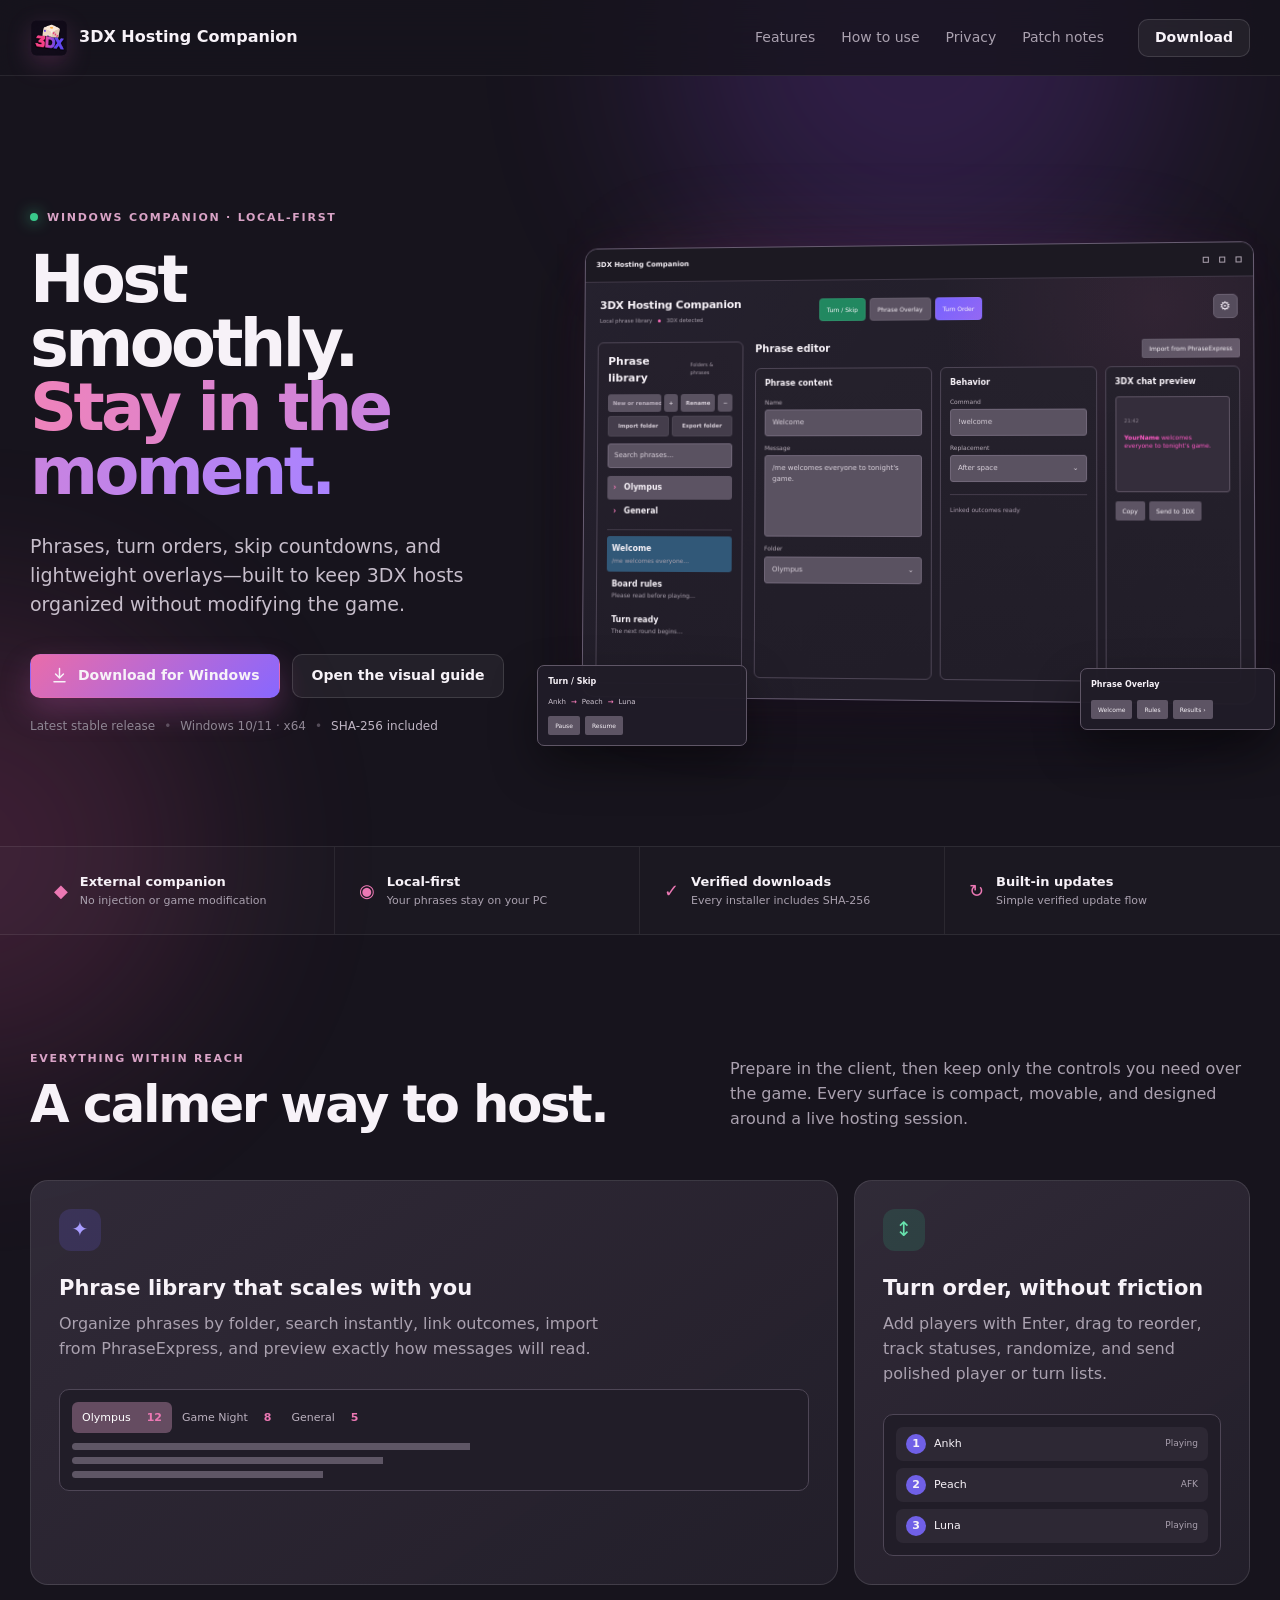
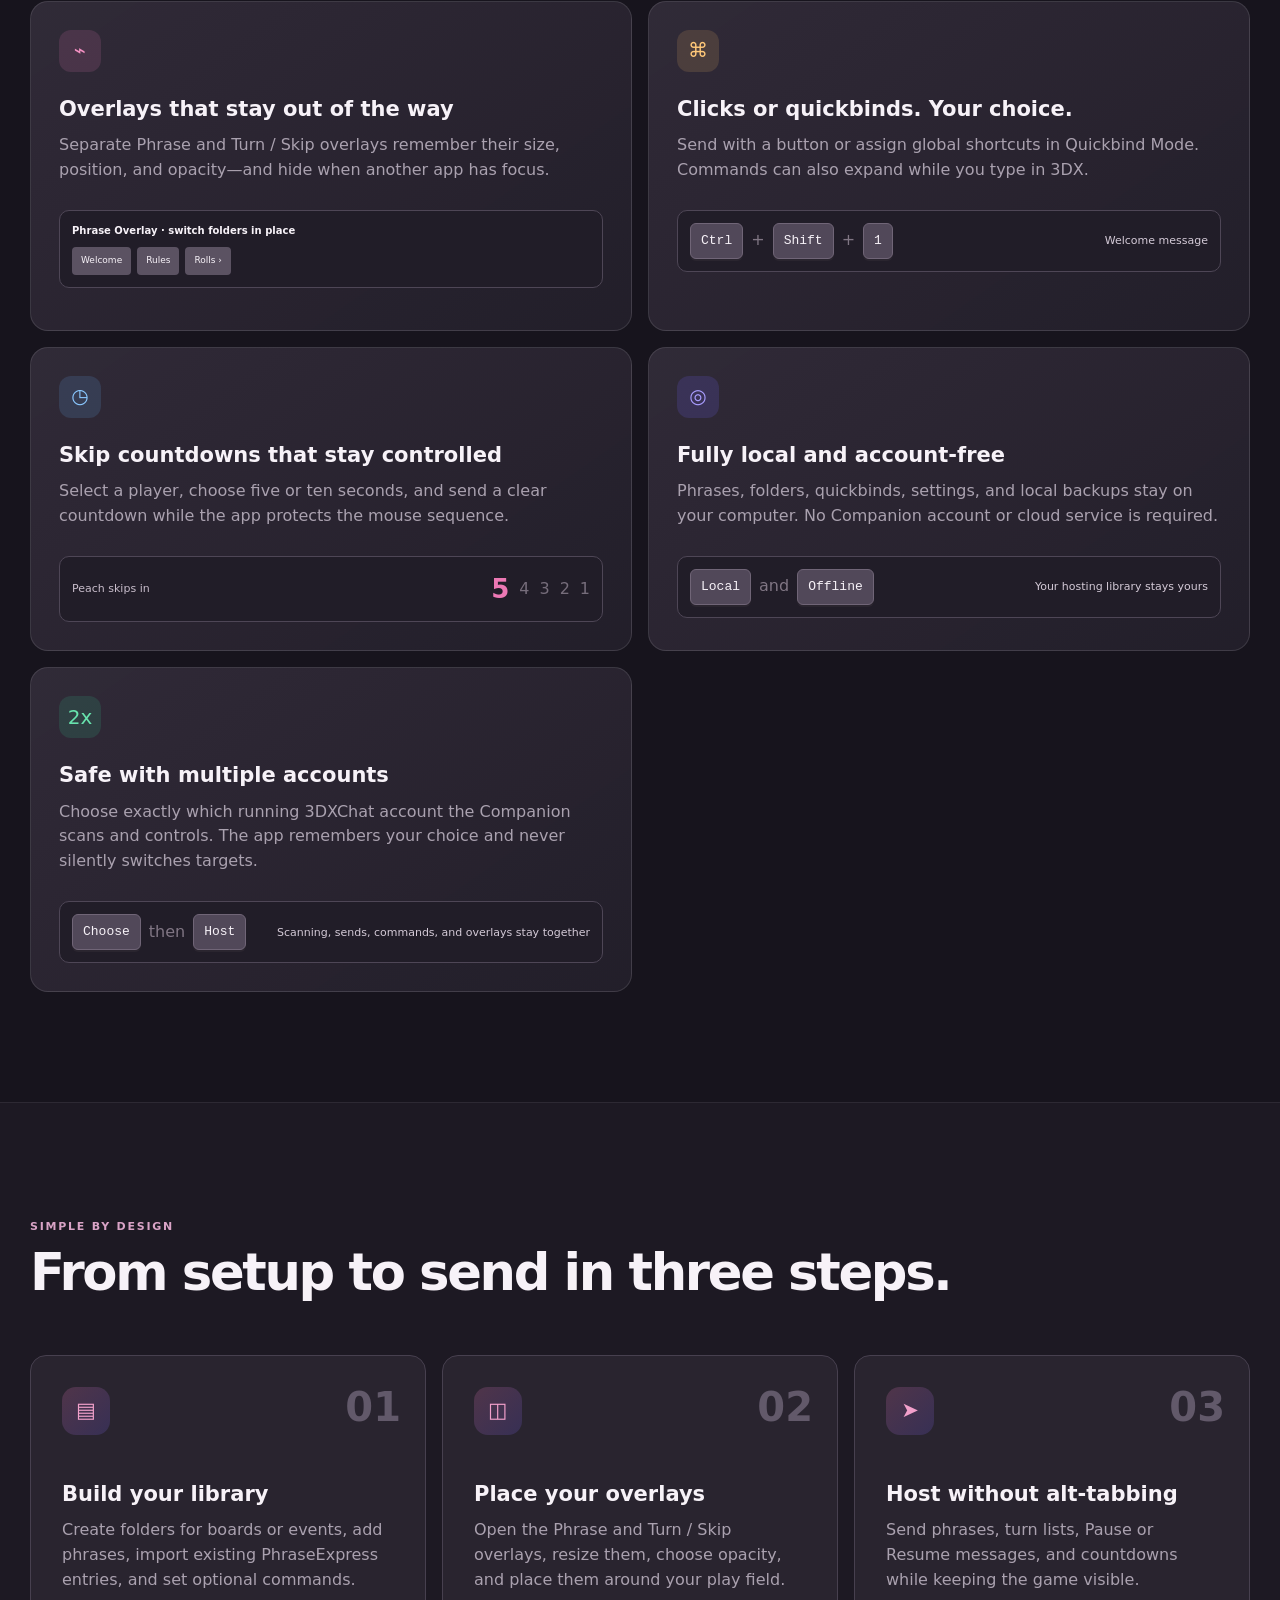
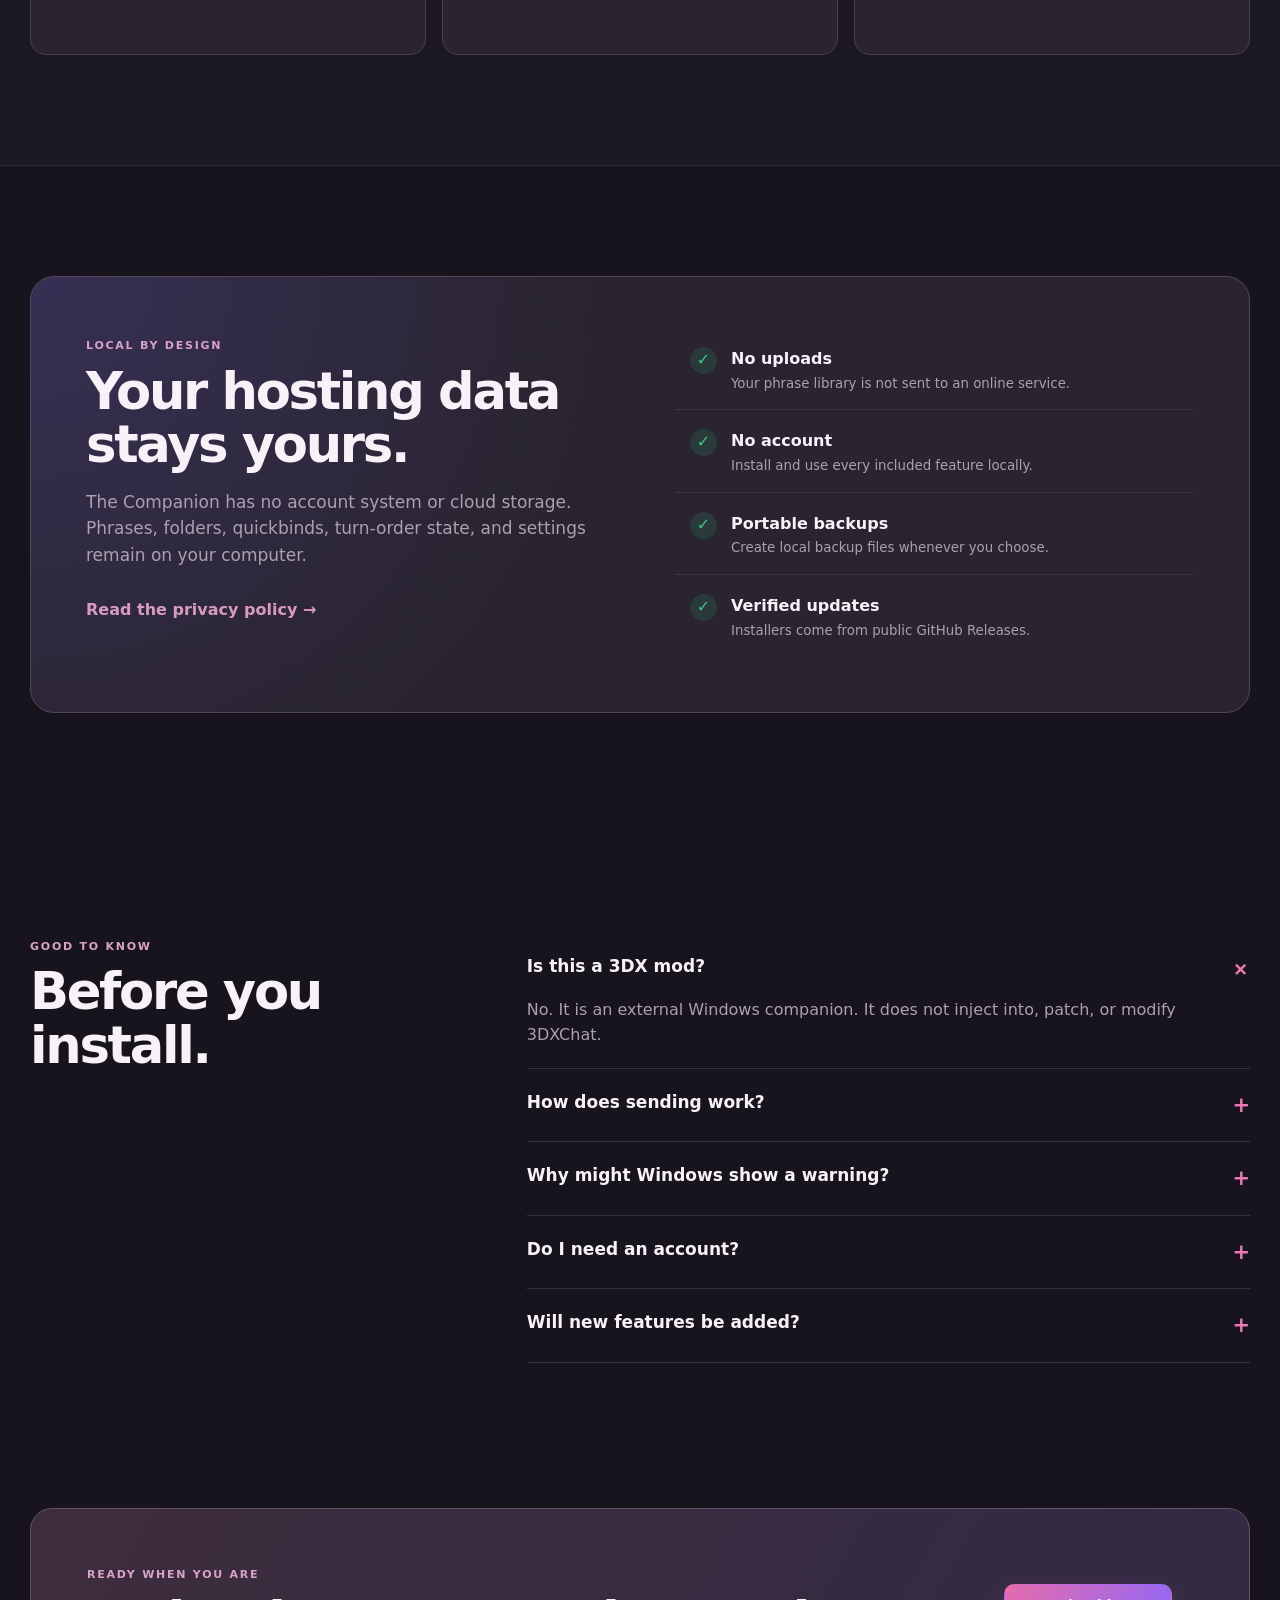
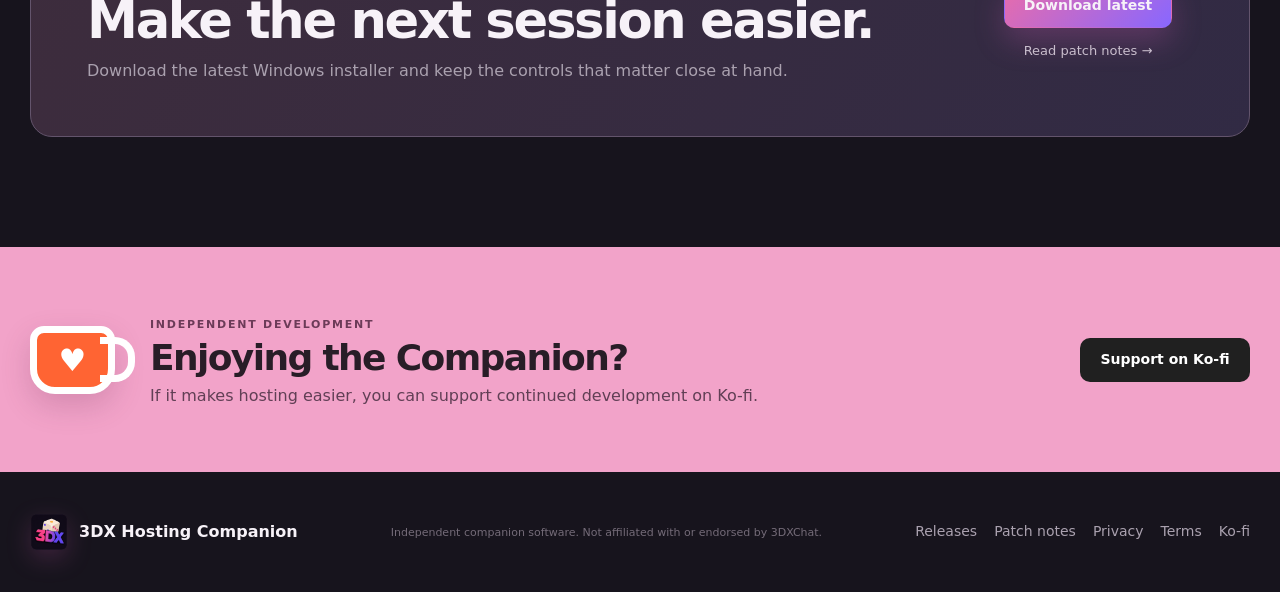
<file: index.html>
<!doctype html>
<html lang="en">
<head>
  <meta charset="utf-8">
  <meta name="viewport" content="width=device-width, initial-scale=1">
  <meta name="theme-color" content="#17141d">
  <meta name="description" content="3DX Hosting Companion is a local-first Windows toolkit for phrases, turn orders, countdowns, and lightweight hosting overlays.">
  <meta property="og:title" content="3DX Hosting Companion">
  <meta property="og:description" content="Host smoothly. Stay in the moment. A local-first Windows companion for 3DX hosts.">
  <meta property="og:type" content="website">
  <meta property="og:image" content="social-card.png">
  <title>3DX Hosting Companion — Host smoothly</title>
  <link rel="icon" href="favicon.ico" sizes="any">
  <link rel="icon" href="icon-32.png" type="image/png" sizes="32x32">
  <link rel="apple-touch-icon" href="apple-touch-icon.png">
  <link rel="stylesheet" href="styles.css">
  <script defer src="script.js"></script>
</head>
<body>
  <div class="ambient ambient-one" aria-hidden="true"></div>
  <div class="ambient ambient-two" aria-hidden="true"></div>

  <header class="site-header">
    <a class="brand" href="#top" aria-label="3DX Hosting Companion home">
      <img class="brand-mark" src="brand-icon.png" alt="" aria-hidden="true">
      <span>3DX Hosting Companion</span>
    </a>
    <nav aria-label="Primary navigation">
      <a href="#features">Features</a>
      <a href="how-to-use.html">How to use</a>
      <a href="privacy.html">Privacy</a>
      <a href="changelog.html">Patch notes</a>
    </nav>
    <a class="button button-quiet header-download" href="https://github.com/Ankhito/3DX-Hosting-Companion-Releases/releases/latest">Download</a>
  </header>

  <main id="top">
    <section class="hero shell">
      <div class="hero-copy">
        <div class="eyebrow"><span class="status-dot"></span> Windows companion · Local-first</div>
        <h1>Host smoothly.<br><span>Stay in the moment.</span></h1>
        <p class="hero-lead">Phrases, turn orders, skip countdowns, and lightweight overlays—built to keep 3DX hosts organized without modifying the game.</p>
        <div class="hero-actions">
          <a id="download-button" class="button button-primary" href="https://github.com/Ankhito/3DX-Hosting-Companion-Releases/releases/latest">
            <svg viewBox="0 0 24 24" aria-hidden="true"><path d="M12 3v12m0 0 5-5m-5 5-5-5M5 20h14"/></svg>
            Download for Windows
          </a>
          <a class="button button-secondary" href="how-to-use.html">Open the visual guide</a>
        </div>
        <div class="release-meta" aria-live="polite">
          <span id="release-version">Latest stable release</span>
          <span class="meta-separator">•</span>
          <span>Windows 10/11 · x64</span>
          <span class="meta-separator">•</span>
          <a id="checksum-link" href="https://github.com/Ankhito/3DX-Hosting-Companion-Releases/releases/latest">SHA-256 included</a>
        </div>
      </div>

      <div class="product-stage" aria-label="Preview of the 3DX Hosting Companion workspace">
        <div class="stage-glow"></div>
        <div class="app-window">
          <div class="app-titlebar">
            <span>3DX Hosting Companion</span>
            <div class="window-controls"><i></i><i></i><i></i></div>
          </div>
          <div class="app-body">
            <div class="mock-app-header">
              <div class="mock-brand-block">
                <b>3DX Hosting Companion</b>
                <small>Local phrase library <i></i> 3DX detected</small>
              </div>
              <div class="mock-app-nav" aria-label="Application workspaces">
                <span class="turn">Turn / Skip</span>
                <span>Phrase Overlay</span>
                <span class="active">Turn Order</span>
              </div>
              <div class="mock-app-utilities">
                <span class="mock-settings" title="Settings" aria-label="Settings">&#9881;</span>
              </div>
            </div>
            <aside class="mock-library">
              <div class="mock-heading">Phrase library <small>Folders &amp; phrases</small></div>
              <div class="mock-folder-tools"><span>New or renamed folder…</span><b>+</b><b>Rename</b><b>−</b></div>
              <div class="mock-transfer-tools"><span>Import folder</span><span>Export folder</span></div>
              <div class="mock-search">Search phrases…</div>
              <div class="mock-folder active"><span>›</span> Olympus</div>
              <div class="mock-folder"><span>›</span> General</div>
              <div class="mock-divider"></div>
              <div class="mock-phrase selected"><b>Welcome</b><small>/me welcomes everyone…</small></div>
              <div class="mock-phrase"><b>Board rules</b><small>Please read before playing…</small></div>
              <div class="mock-phrase"><b>Turn ready</b><small>The next round begins…</small></div>
            </aside>
            <div class="mock-workspace">
              <div class="mock-toolbar"><b>Phrase editor</b><span>Import from PhraseExpress</span></div>
              <div class="mock-panels">
                <div class="mock-card">
                  <h3>Phrase content</h3>
                  <label>Name</label><div class="mock-field">Welcome</div>
                  <label>Message</label><div class="mock-field mock-message">/me welcomes everyone to tonight's game.</div>
                  <label>Folder</label><div class="mock-field">Olympus <span>⌄</span></div>
                </div>
                <div class="mock-card behavior-card">
                  <h3>Behavior</h3>
                  <label>Command</label><div class="mock-field">!welcome</div>
                  <label>Replacement</label><div class="mock-field">After space <span>⌄</span></div>
                  <div class="mock-link">Linked outcomes ready</div>
                </div>
                <div class="mock-card chat-card">
                  <h3>3DX chat preview</h3>
                  <div class="chat-preview"><small>21:42</small><p><strong>YourName</strong> welcomes everyone to tonight's game.</p></div>
                  <div class="mock-actions"><span>Copy</span><span>Send to 3DX</span></div>
                </div>
              </div>
            </div>
          </div>
        </div>
        <div class="overlay-card overlay-phrases"><span class="mini-title">Phrase Overlay</span><div><i>Welcome</i><i>Rules</i><i>Results ›</i></div></div>
        <div class="overlay-card overlay-turn"><span class="mini-title">Turn / Skip</span><div class="turn-line">Ankh <b>→</b> Peach <b>→</b> Luna</div><div><i>Pause</i><i>Resume</i></div></div>
      </div>
    </section>

    <section class="trust-strip" aria-label="Product qualities">
      <div><span>◆</span><b>External companion</b><small>No injection or game modification</small></div>
      <div><span>◉</span><b>Local-first</b><small>Your phrases stay on your PC</small></div>
      <div><span>✓</span><b>Verified downloads</b><small>Every installer includes SHA-256</small></div>
      <div><span>↻</span><b>Built-in updates</b><small>Simple verified update flow</small></div>
    </section>

    <section id="features" class="section shell">
      <div class="section-heading">
        <div><span class="kicker">Everything within reach</span><h2>A calmer way to host.</h2></div>
        <p>Prepare in the client, then keep only the controls you need over the game. Every surface is compact, movable, and designed around a live hosting session.</p>
      </div>
      <div class="feature-grid">
        <article class="feature-card feature-large">
          <div class="feature-icon violet">✦</div><h3>Phrase library that scales with you</h3>
          <p>Organize phrases by folder, search instantly, link outcomes, import from PhraseExpress, and preview exactly how messages will read.</p>
          <div class="folder-visual"><span class="active">Olympus <b>12</b></span><span>Game Night <b>8</b></span><span>General <b>5</b></span><div class="phrase-lines"><i></i><i></i><i></i></div></div>
        </article>
        <article class="feature-card">
          <div class="feature-icon green">↕</div><h3>Turn order, without friction</h3>
          <p>Add players with Enter, drag to reorder, track statuses, randomize, and send polished player or turn lists.</p>
          <div class="player-stack"><span><b>1</b> Ankh <i>Playing</i></span><span><b>2</b> Peach <i>AFK</i></span><span><b>3</b> Luna <i>Playing</i></span></div>
        </article>
        <article class="feature-card">
          <div class="feature-icon pink">⌁</div><h3>Overlays that stay out of the way</h3>
          <p>Separate Phrase and Turn / Skip overlays remember their size, position, and opacity—and hide when another app has focus.</p>
          <div class="overlay-visual"><span>Phrase Overlay · switch folders in place</span><div><i>Welcome</i><i>Rules</i><i>Rolls ›</i></div></div>
        </article>
        <article class="feature-card feature-wide">
          <div class="feature-icon amber">⌘</div><h3>Clicks or quickbinds. Your choice.</h3>
          <p>Send with a button or assign global shortcuts in Quickbind Mode. Commands can also expand while you type in 3DX.</p>
          <div class="key-row"><kbd>Ctrl</kbd><span>+</span><kbd>Shift</kbd><span>+</span><kbd>1</kbd><em>Welcome message</em></div>
        </article>
        <article class="feature-card feature-wide">
          <div class="feature-icon blue">◷</div><h3>Skip countdowns that stay controlled</h3>
          <p>Select a player, choose five or ten seconds, and send a clear countdown while the app protects the mouse sequence.</p>
          <div class="countdown"><span>Peach skips in</span><strong>5</strong><i>4</i><i>3</i><i>2</i><i>1</i></div>
        </article>
        <article class="feature-card feature-wide">
          <div class="feature-icon violet">◎</div><h3>Fully local and account-free</h3>
          <p>Phrases, folders, quickbinds, settings, and local backups stay on your computer. No Companion account or cloud service is required.</p>
          <div class="key-row"><kbd>Local</kbd><span>and</span><kbd>Offline</kbd><em>Your hosting library stays yours</em></div>
        </article>
        <article class="feature-card feature-wide">
          <div class="feature-icon green">2x</div><h3>Safe with multiple accounts</h3>
          <p>Choose exactly which running 3DXChat account the Companion scans and controls. The app remembers your choice and never silently switches targets.</p>
          <div class="key-row"><kbd>Choose</kbd><span>then</span><kbd>Host</kbd><em>Scanning, sends, commands, and overlays stay together</em></div>
        </article>
      </div>
    </section>

    <section id="how-it-works" class="section workflow-section">
      <div class="shell">
        <div class="section-heading compact"><div><span class="kicker">Simple by design</span><h2>From setup to send in three steps.</h2></div></div>
        <div class="steps">
          <article><span class="step-number">01</span><div class="step-icon">▤</div><h3>Build your library</h3><p>Create folders for boards or events, add phrases, import existing PhraseExpress entries, and set optional commands.</p></article>
          <article><span class="step-number">02</span><div class="step-icon">◫</div><h3>Place your overlays</h3><p>Open the Phrase and Turn / Skip overlays, resize them, choose opacity, and place them around your play field.</p></article>
          <article><span class="step-number">03</span><div class="step-icon">➤</div><h3>Host without alt-tabbing</h3><p>Send phrases, turn lists, Pause or Resume messages, and countdowns while keeping the game visible.</p></article>
        </div>
      </div>
    </section>

    <section id="privacy" class="section shell privacy-section">
      <div class="privacy-card">
        <div class="privacy-copy"><span class="kicker">Local by design</span><h2>Your hosting data stays yours.</h2><p>The Companion has no account system or cloud storage. Phrases, folders, quickbinds, turn-order state, and settings remain on your computer.</p><a href="privacy.html">Read the privacy policy →</a></div>
        <div class="privacy-list"><div><span>✓</span><p><b>No uploads</b><small>Your phrase library is not sent to an online service.</small></p></div><div><span>✓</span><p><b>No account</b><small>Install and use every included feature locally.</small></p></div><div><span>✓</span><p><b>Portable backups</b><small>Create local backup files whenever you choose.</small></p></div><div><span>✓</span><p><b>Verified updates</b><small>Installers come from public GitHub Releases.</small></p></div></div>
      </div>
    </section>

    <section class="section shell faq-section">
      <div><span class="kicker">Good to know</span><h2>Before you install.</h2></div>
      <div class="faq-list">
        <details open><summary>Is this a 3DX mod?<span>+</span></summary><p>No. It is an external Windows companion. It does not inject into, patch, or modify 3DXChat.</p></details>
        <details><summary>How does sending work?<span>+</span></summary><p>The app detects the visible 3DX chat input and uses brief Windows mouse, clipboard, and keyboard simulation. Your cursor is restored after sending.</p></details>
        <details><summary>Why might Windows show a warning?<span>+</span></summary><p>The application is not yet code-signed. Download only from this official release repository and verify the included SHA-256 checksum if desired.</p></details>
        <details><summary>Do I need an account?<span>+</span></summary><p>No. Version 1.0 is fully local and has no Companion account or cloud service.</p></details>
        <details><summary>Will new features be added?<span>+</span></summary><p>Feature development is paused. Reported breakages will still be fixed, and feedback remains welcome.</p></details>
      </div>
    </section>

    <section class="cta-section shell">
      <div class="cta-card">
        <div><span class="kicker">Ready when you are</span><h2>Make the next session easier.</h2><p>Download the latest Windows installer and keep the controls that matter close at hand.</p></div>
        <div class="cta-actions"><a id="download-button-bottom" class="button button-primary" href="https://github.com/Ankhito/3DX-Hosting-Companion-Releases/releases/latest">Download latest</a><a href="changelog.html" class="text-link">Read patch notes →</a></div>
      </div>
    </section>

    <section class="support-section">
      <div class="shell support-inner">
        <div class="kofi-cup" aria-hidden="true"><span>♥</span></div>
        <div><span class="kicker">Independent development</span><h2>Enjoying the Companion?</h2><p>If it makes hosting easier, you can support continued development on Ko-fi.</p></div>
        <a class="button kofi-button" href="https://ko-fi.com/the_ankh" target="_blank" rel="noopener">Support on Ko-fi</a>
      </div>
    </section>
  </main>

  <footer class="site-footer shell">
    <div class="brand"><img class="brand-mark" src="brand-icon.png" alt="" aria-hidden="true"><span>3DX Hosting Companion</span></div>
    <p>Independent companion software. Not affiliated with or endorsed by 3DXChat.</p>
    <div><a href="https://github.com/Ankhito/3DX-Hosting-Companion-Releases/releases">Releases</a><a href="changelog.html">Patch notes</a><a href="privacy.html">Privacy</a><a href="terms.html">Terms</a><a href="https://ko-fi.com/the_ankh">Ko-fi</a></div>
  </footer>
</body>
</html>
</file>
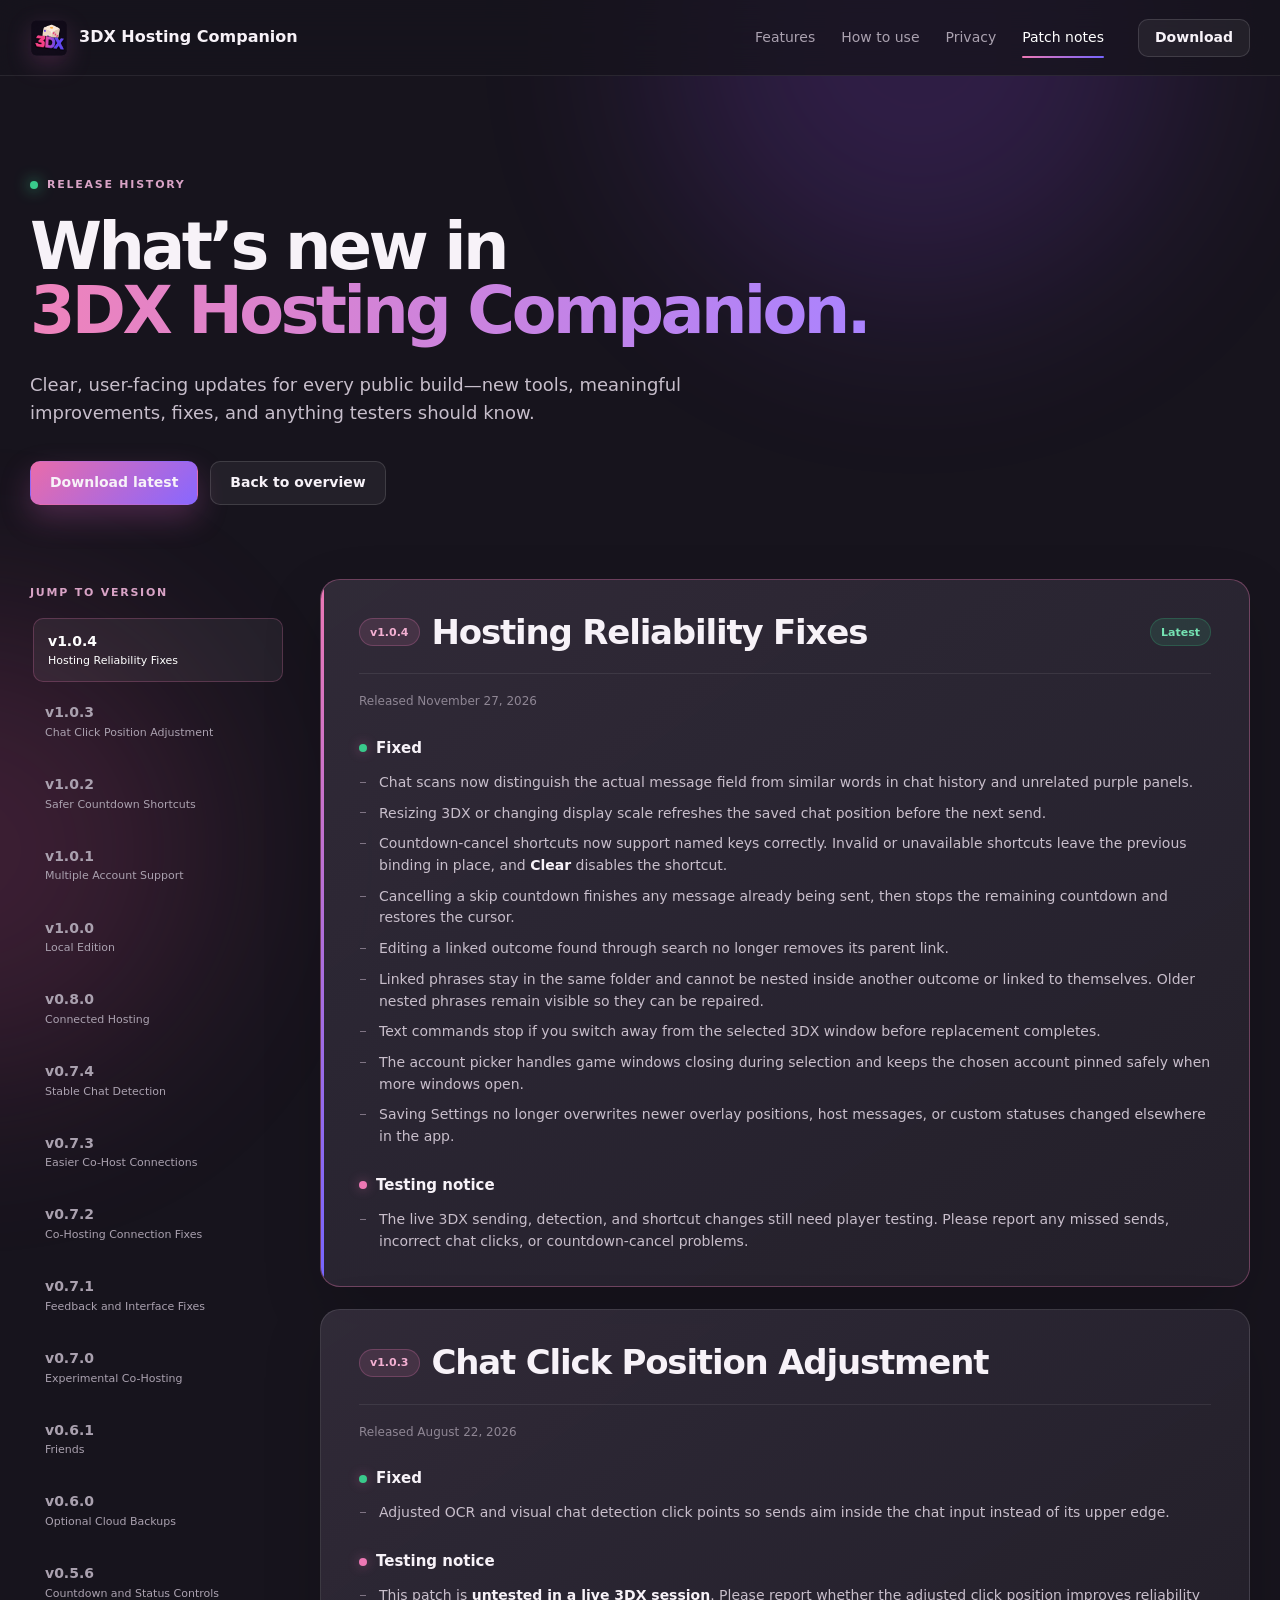
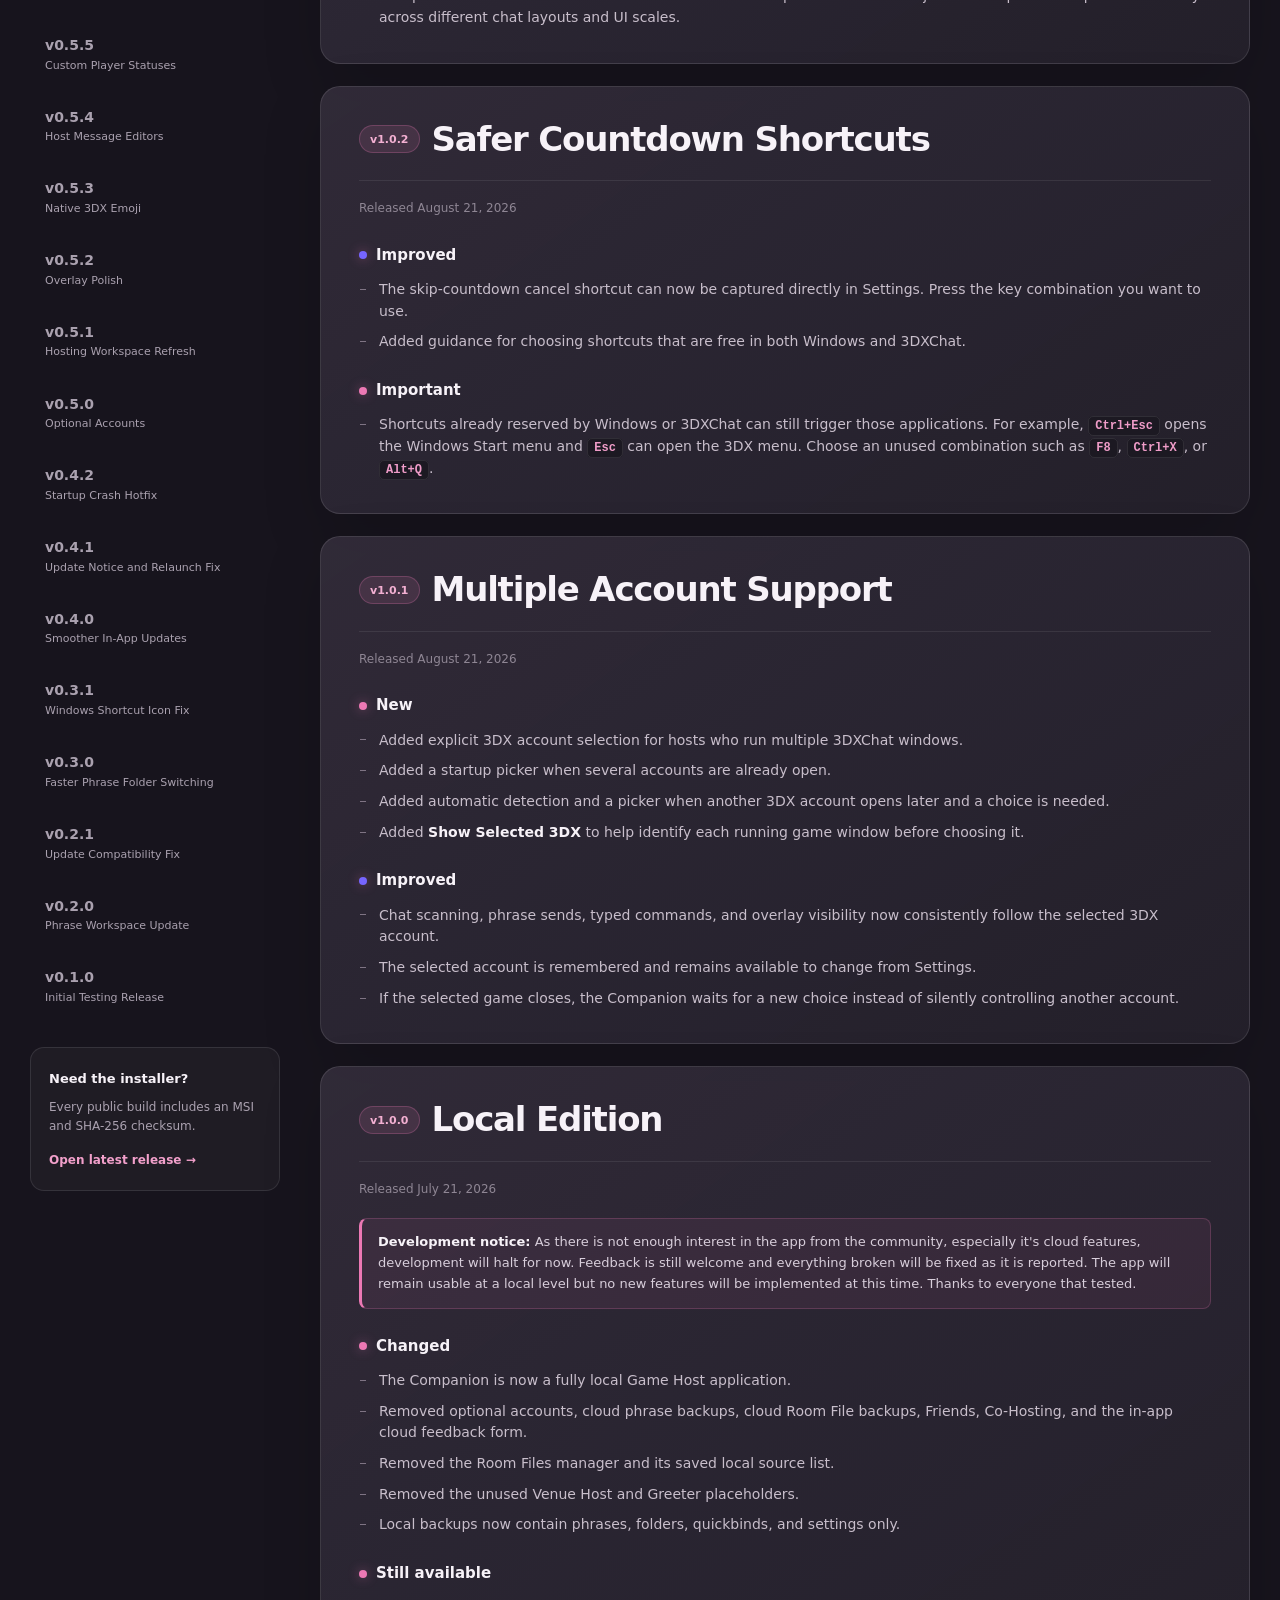
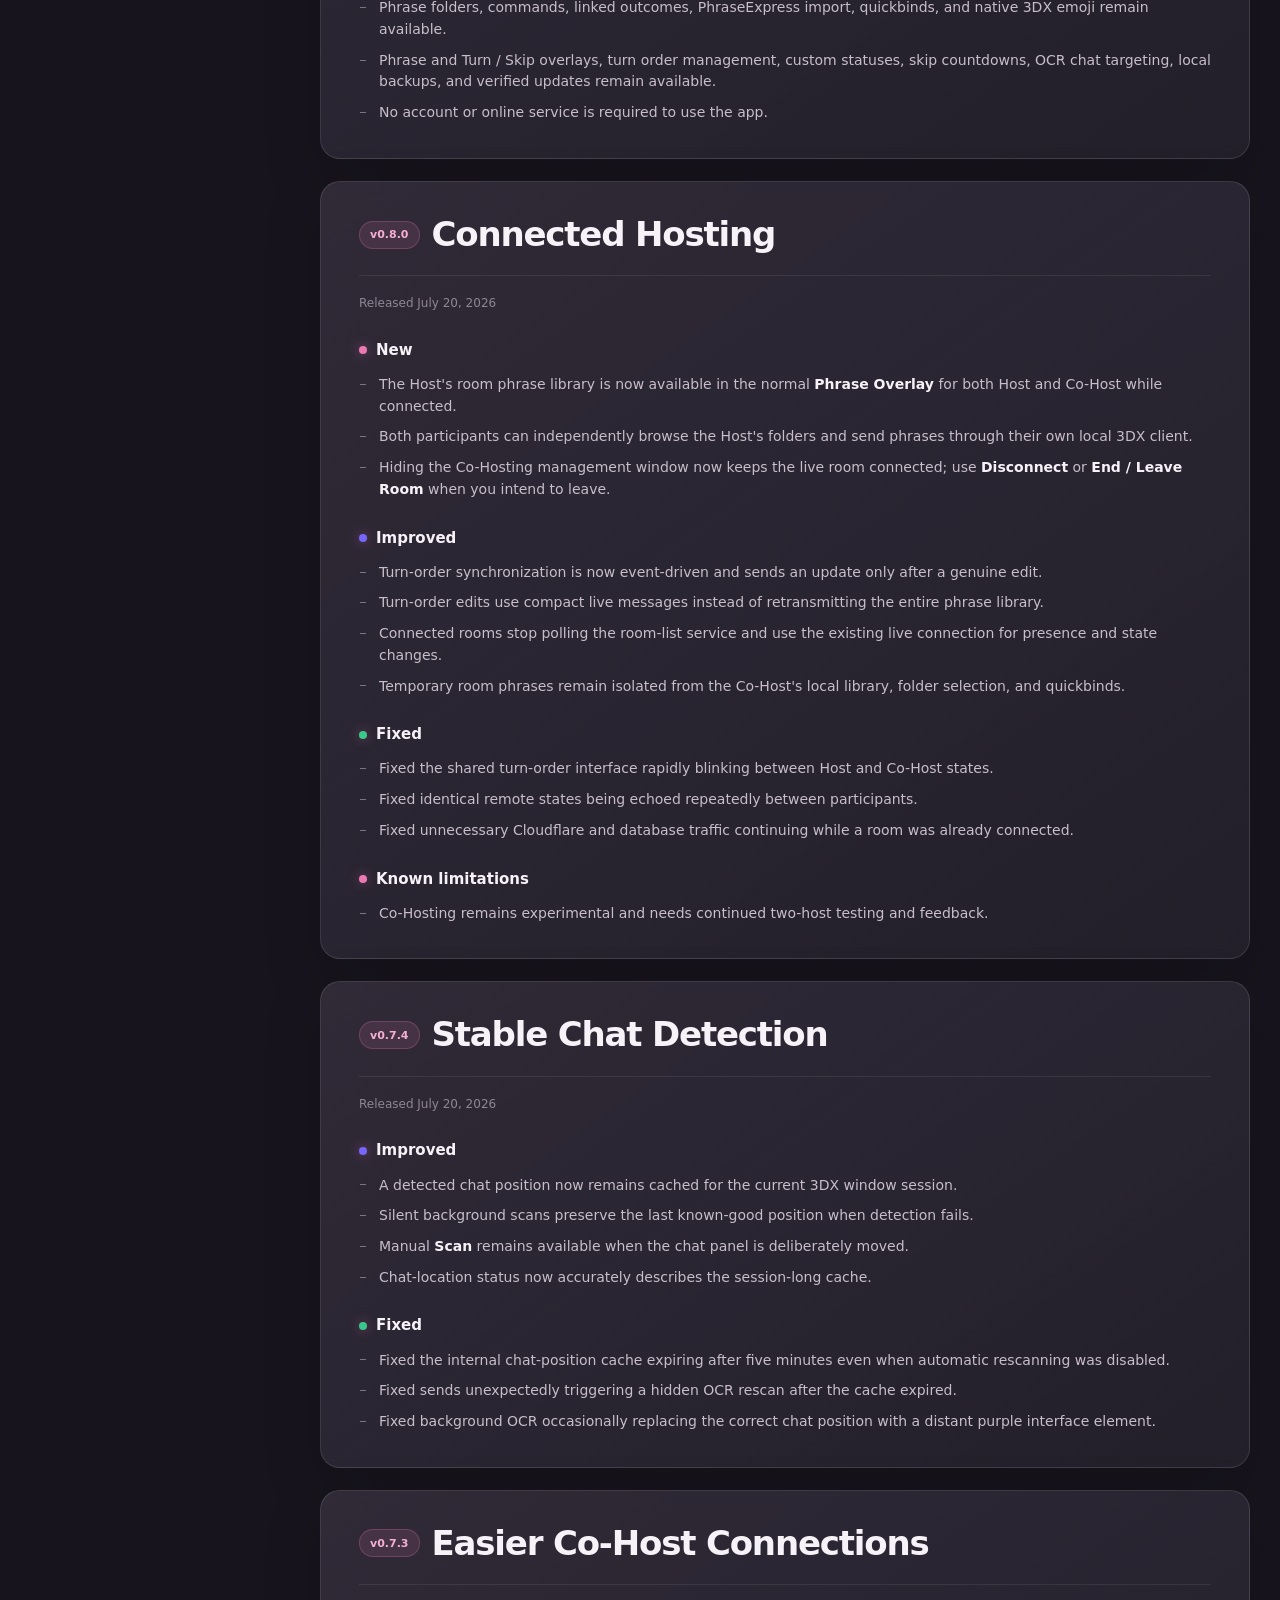
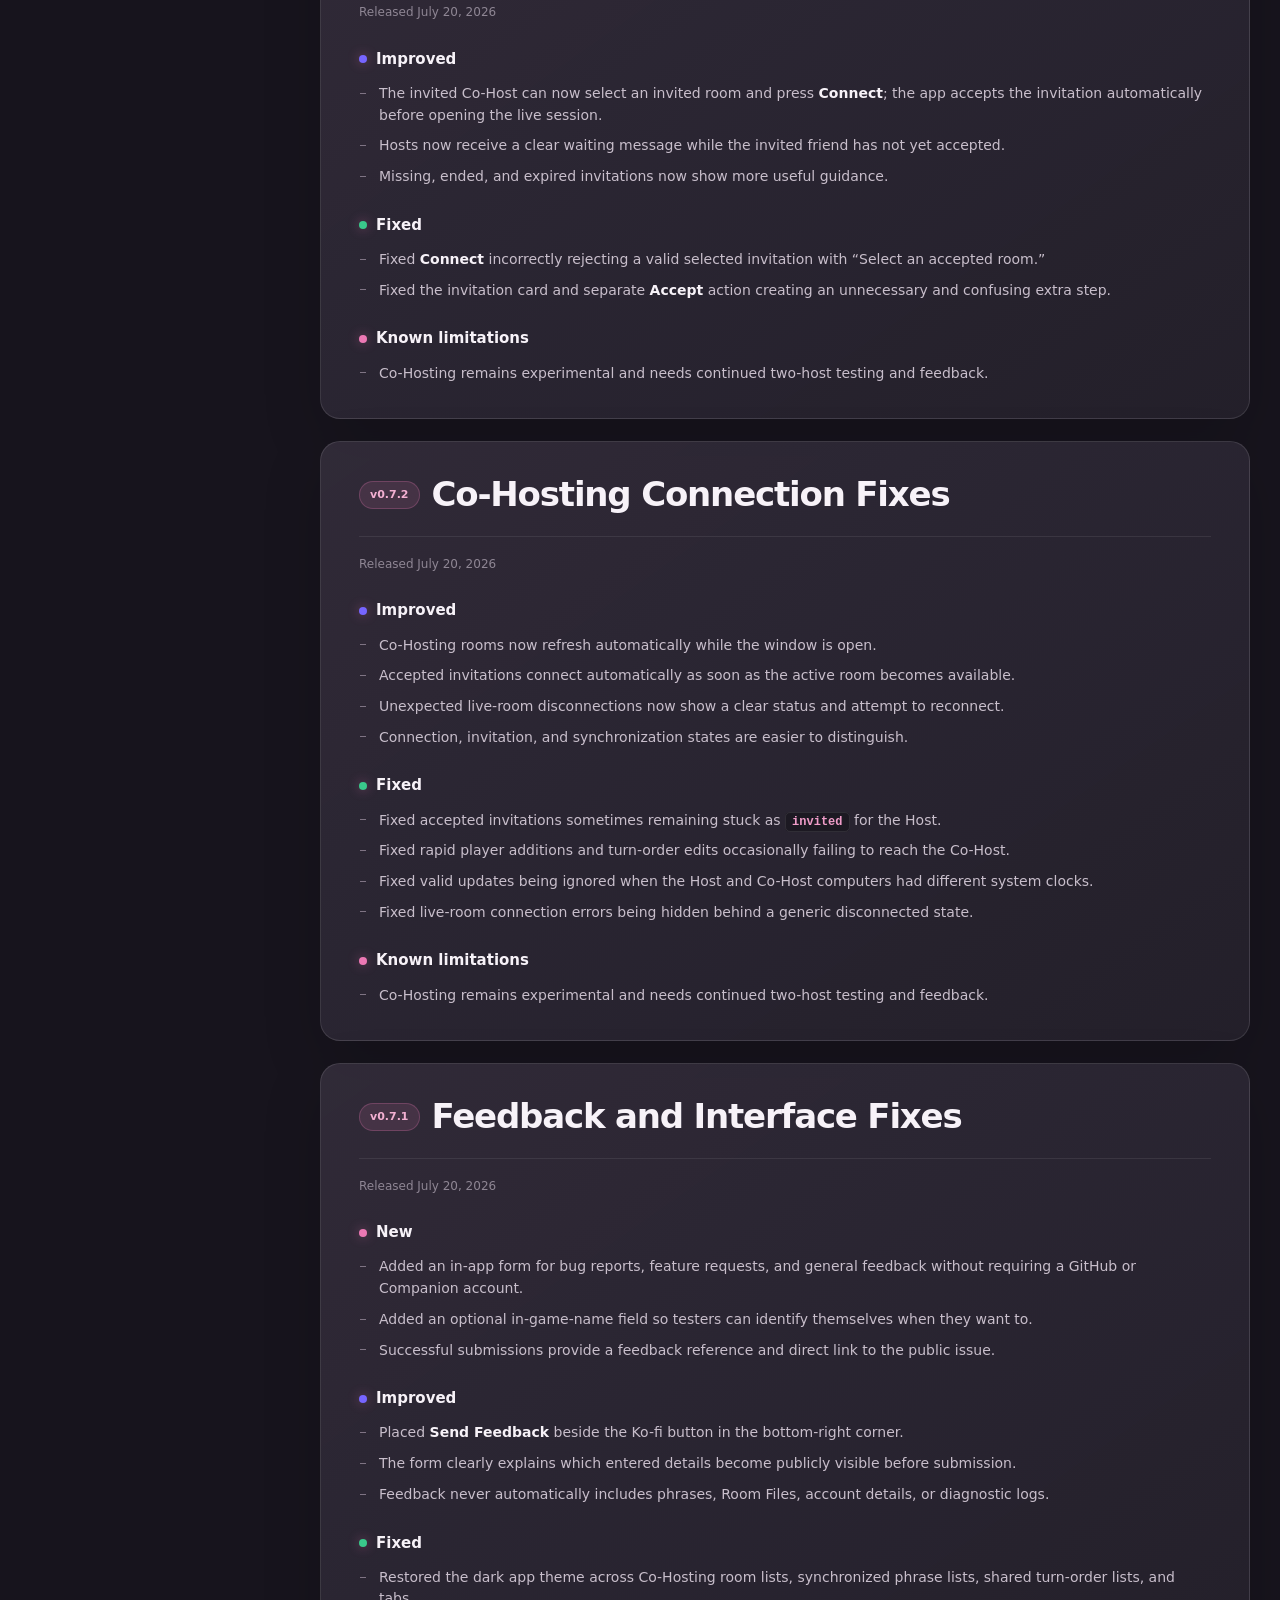
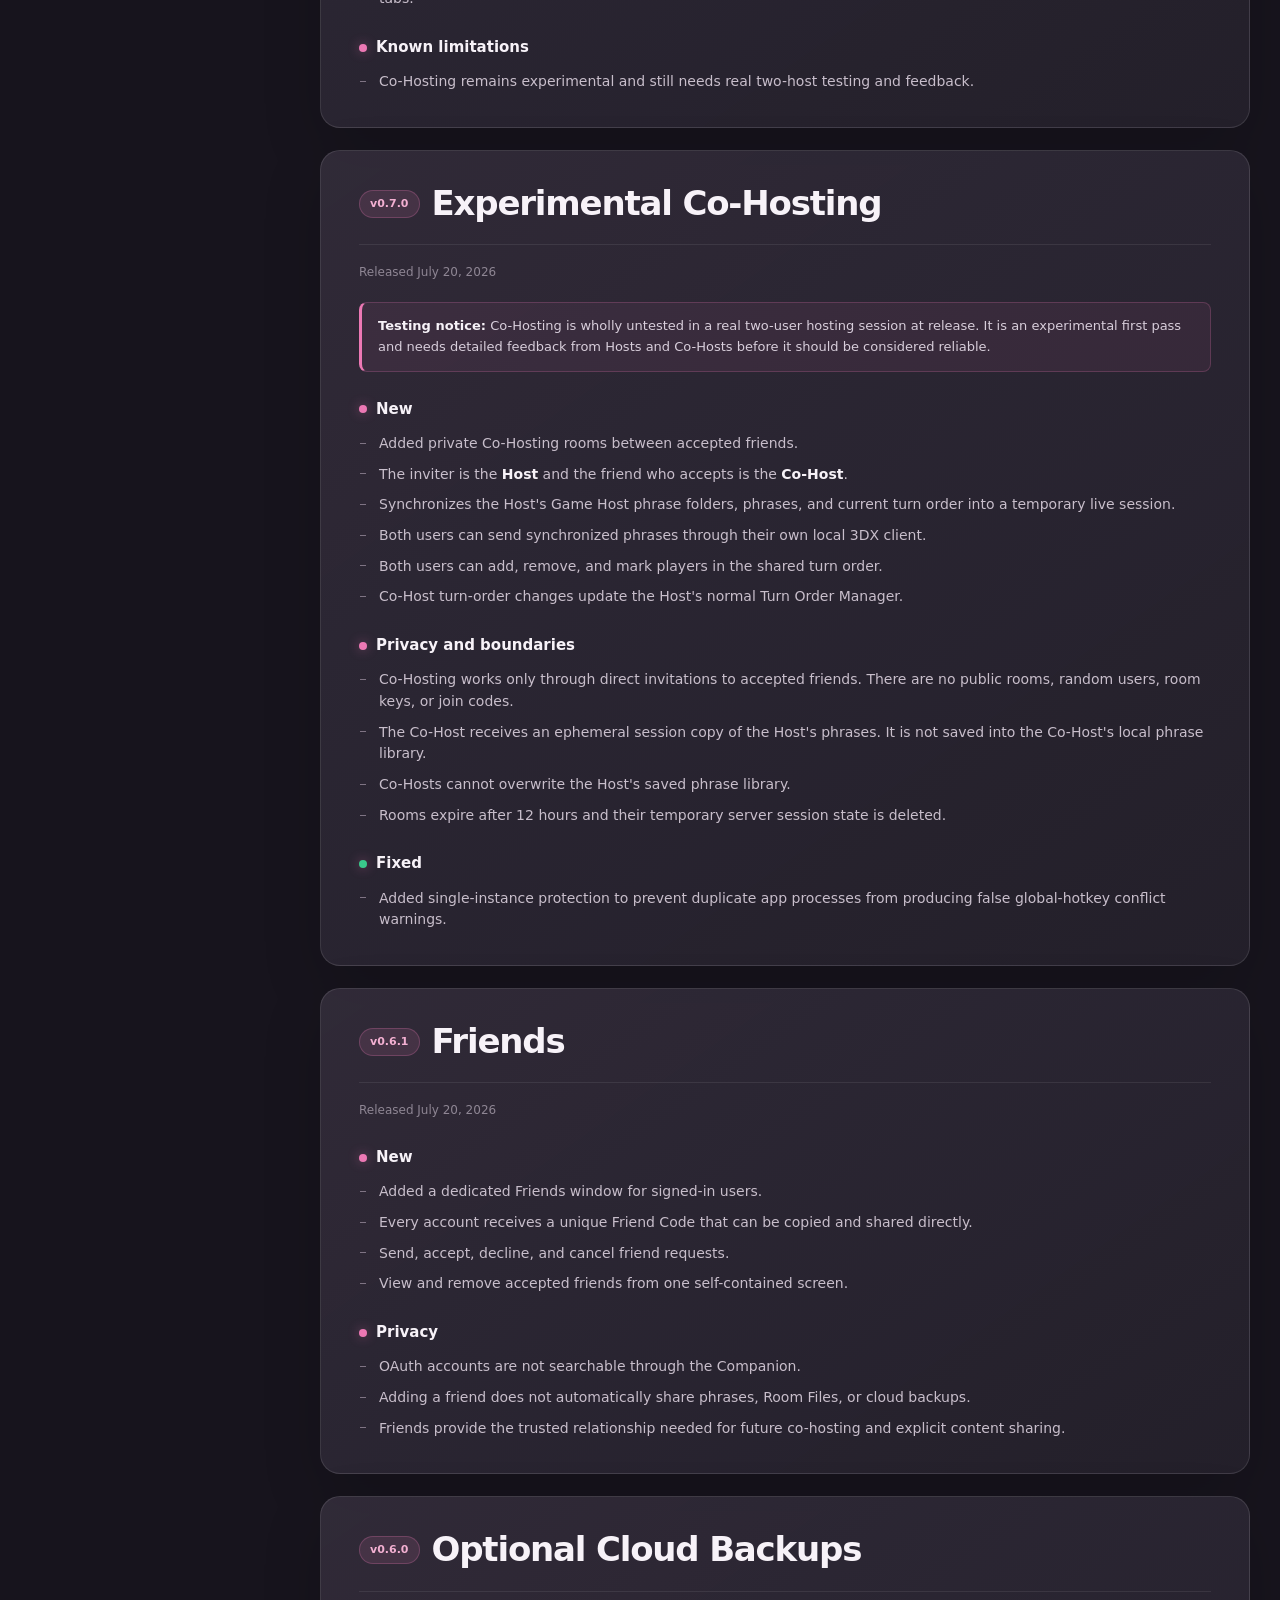
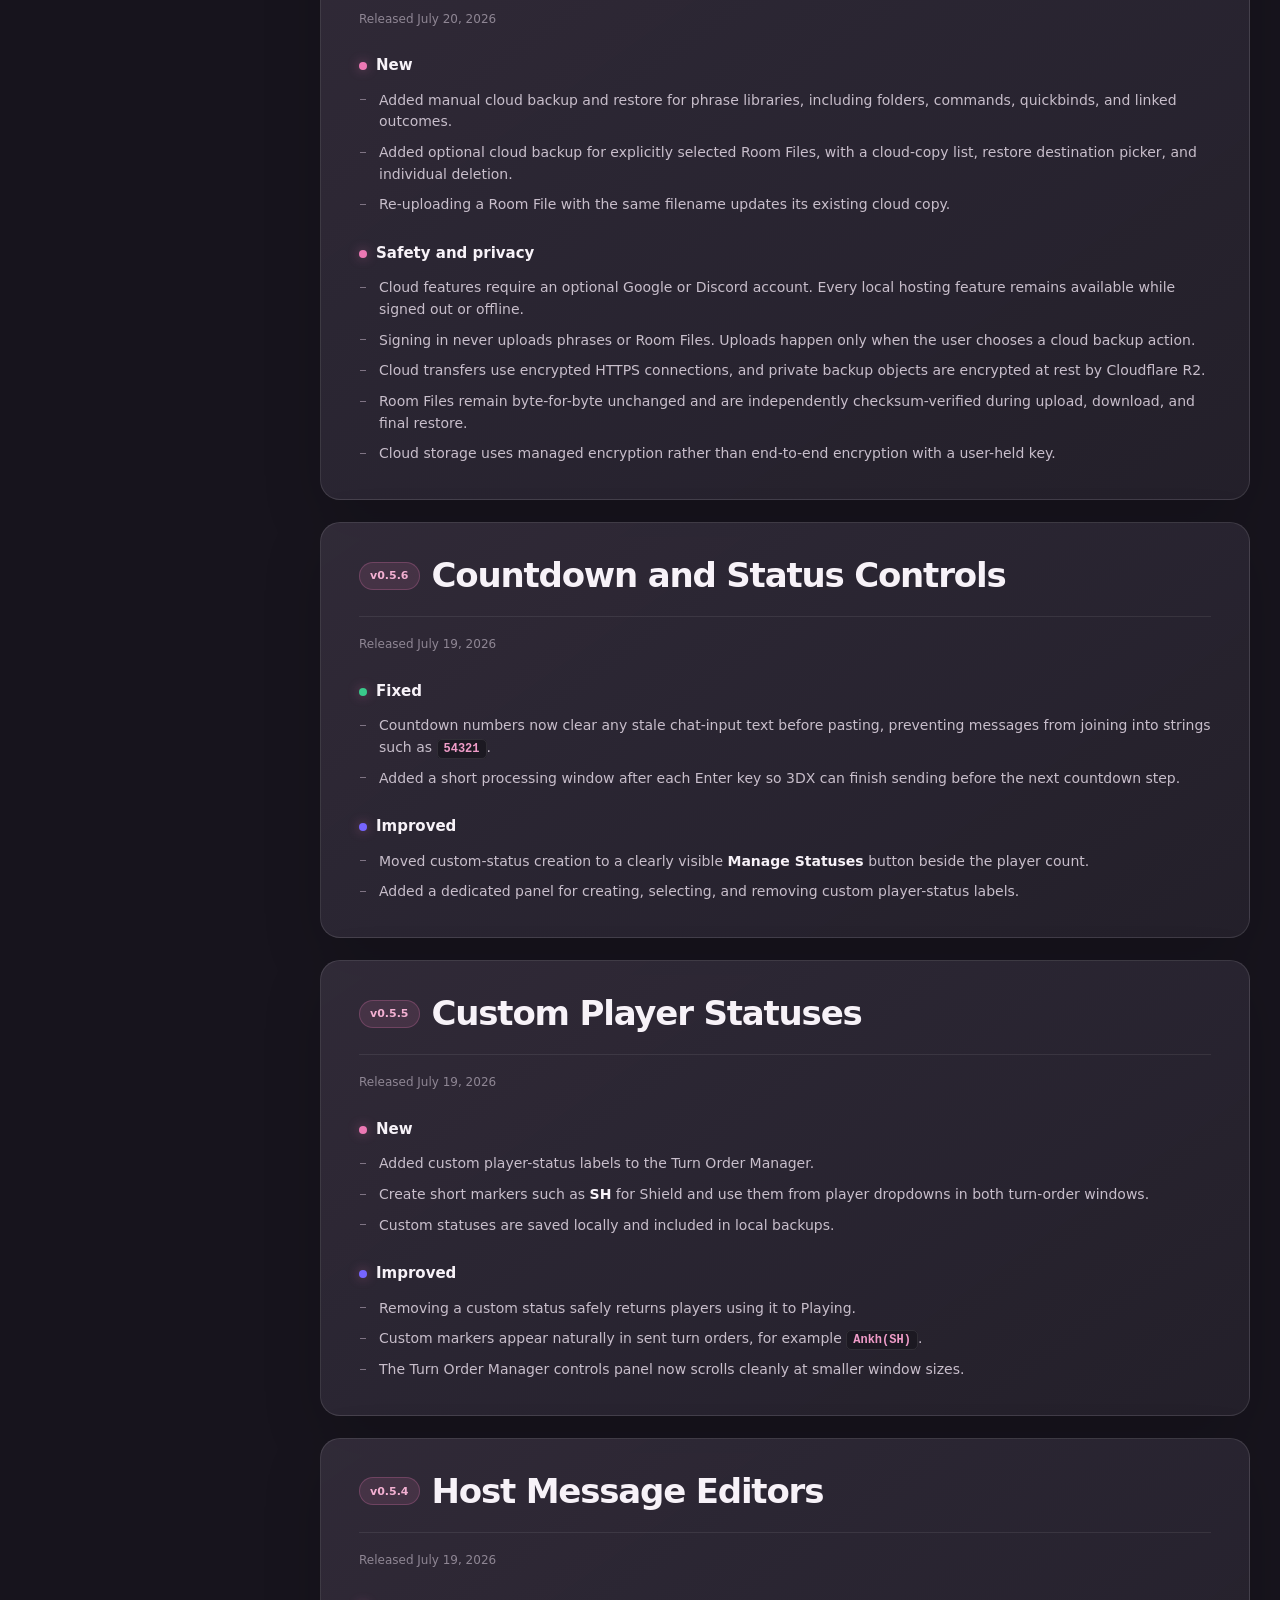
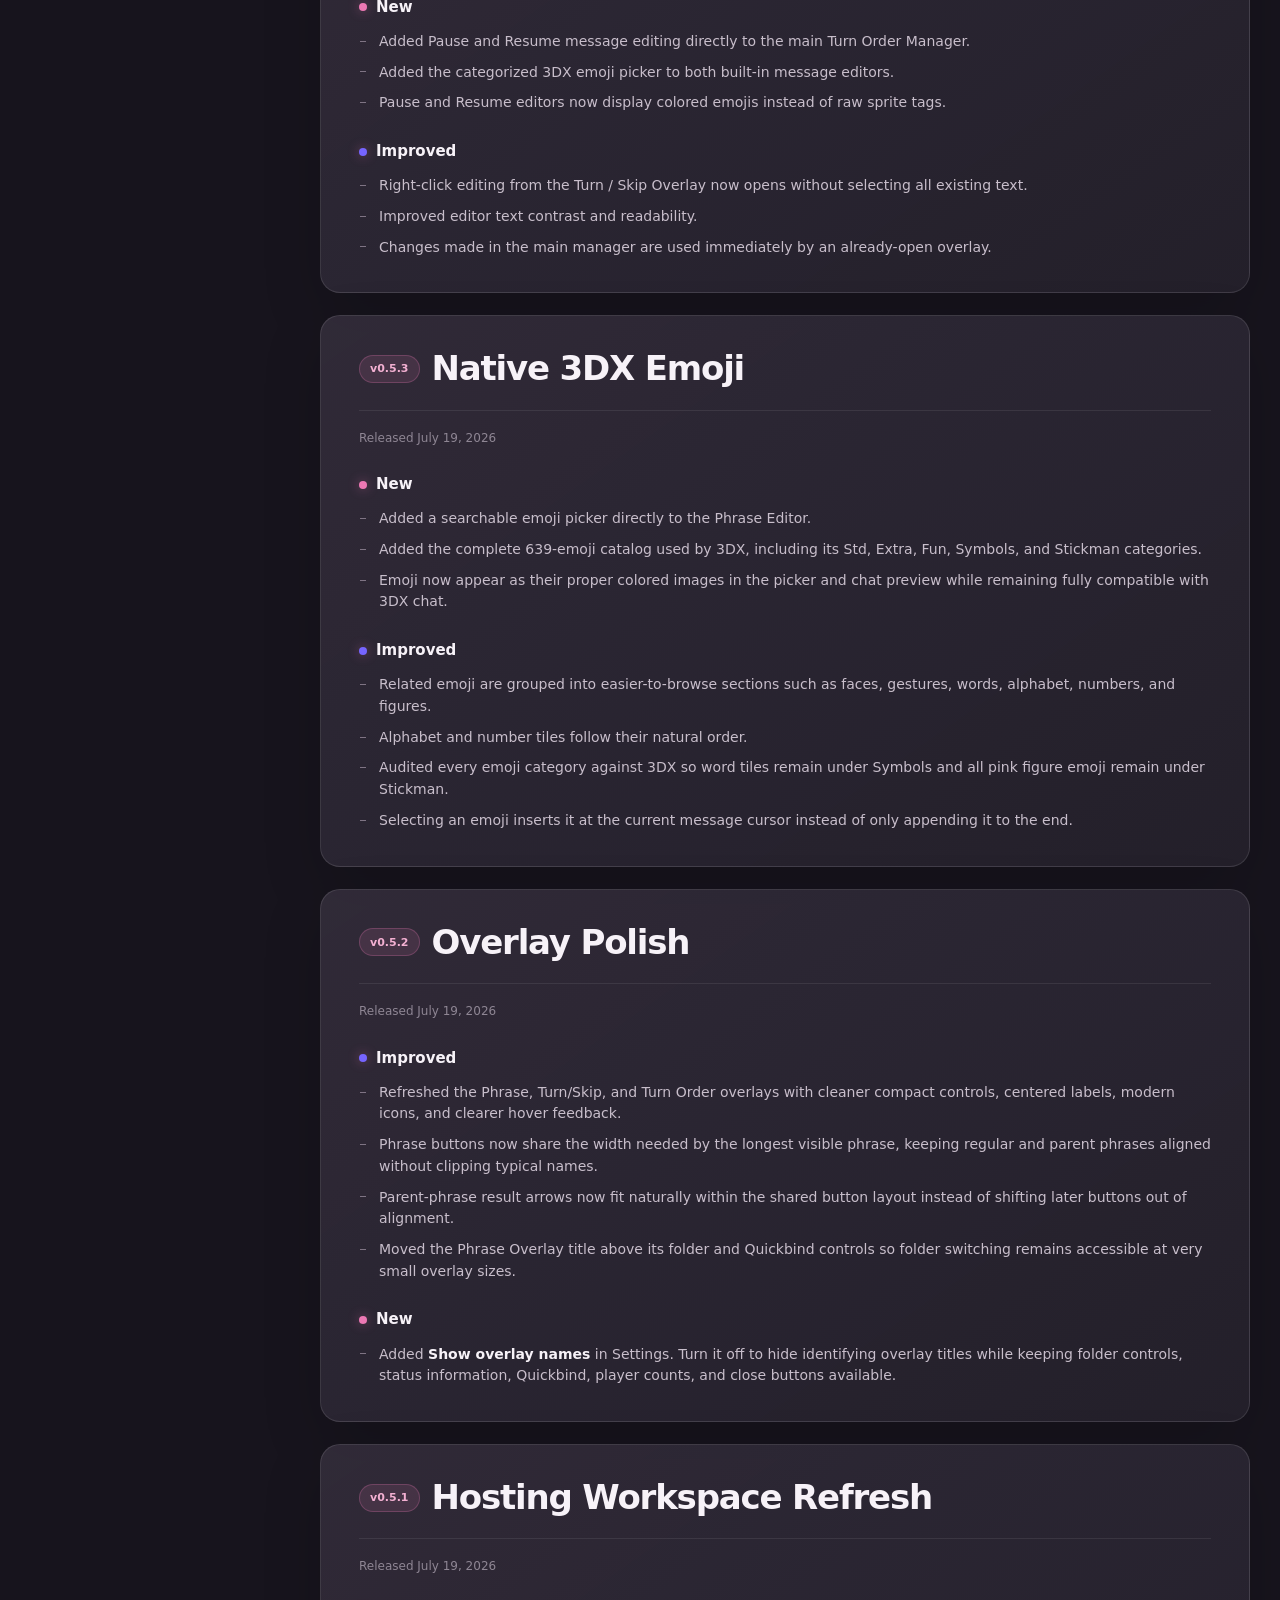
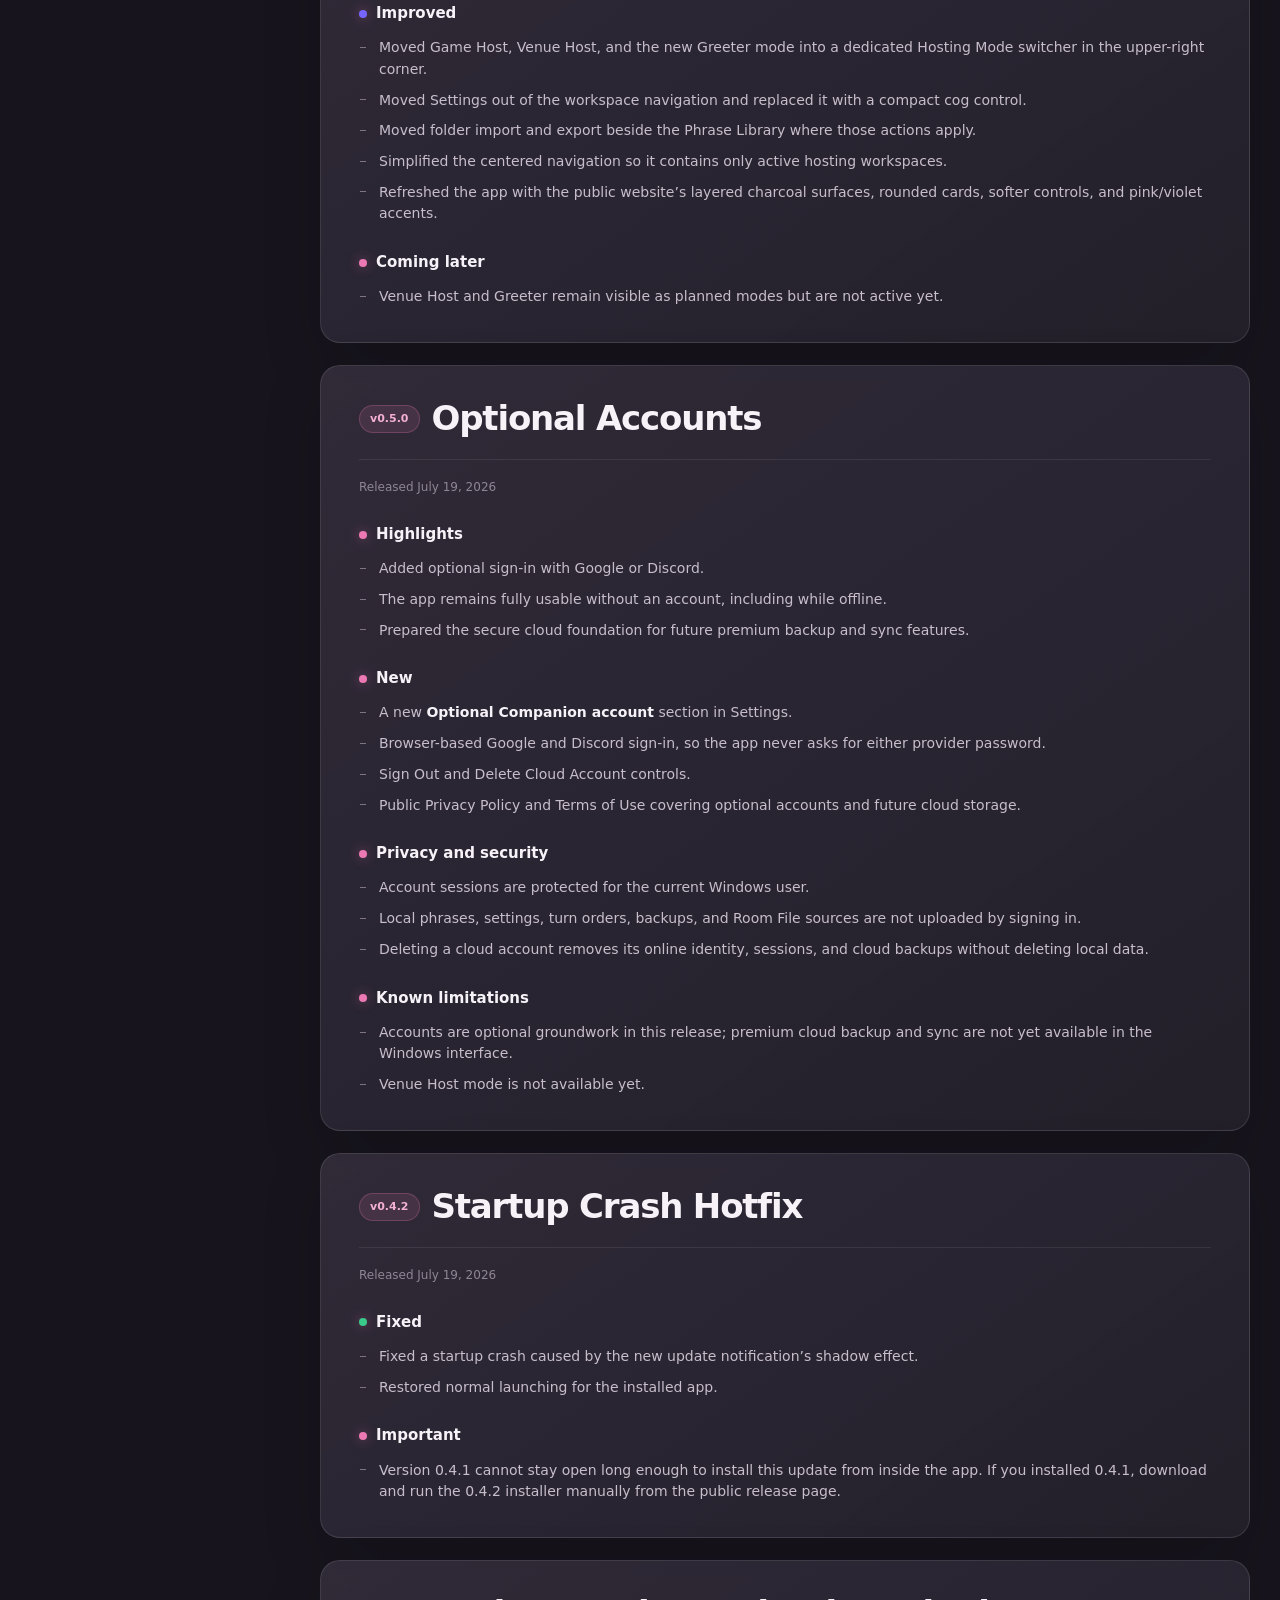
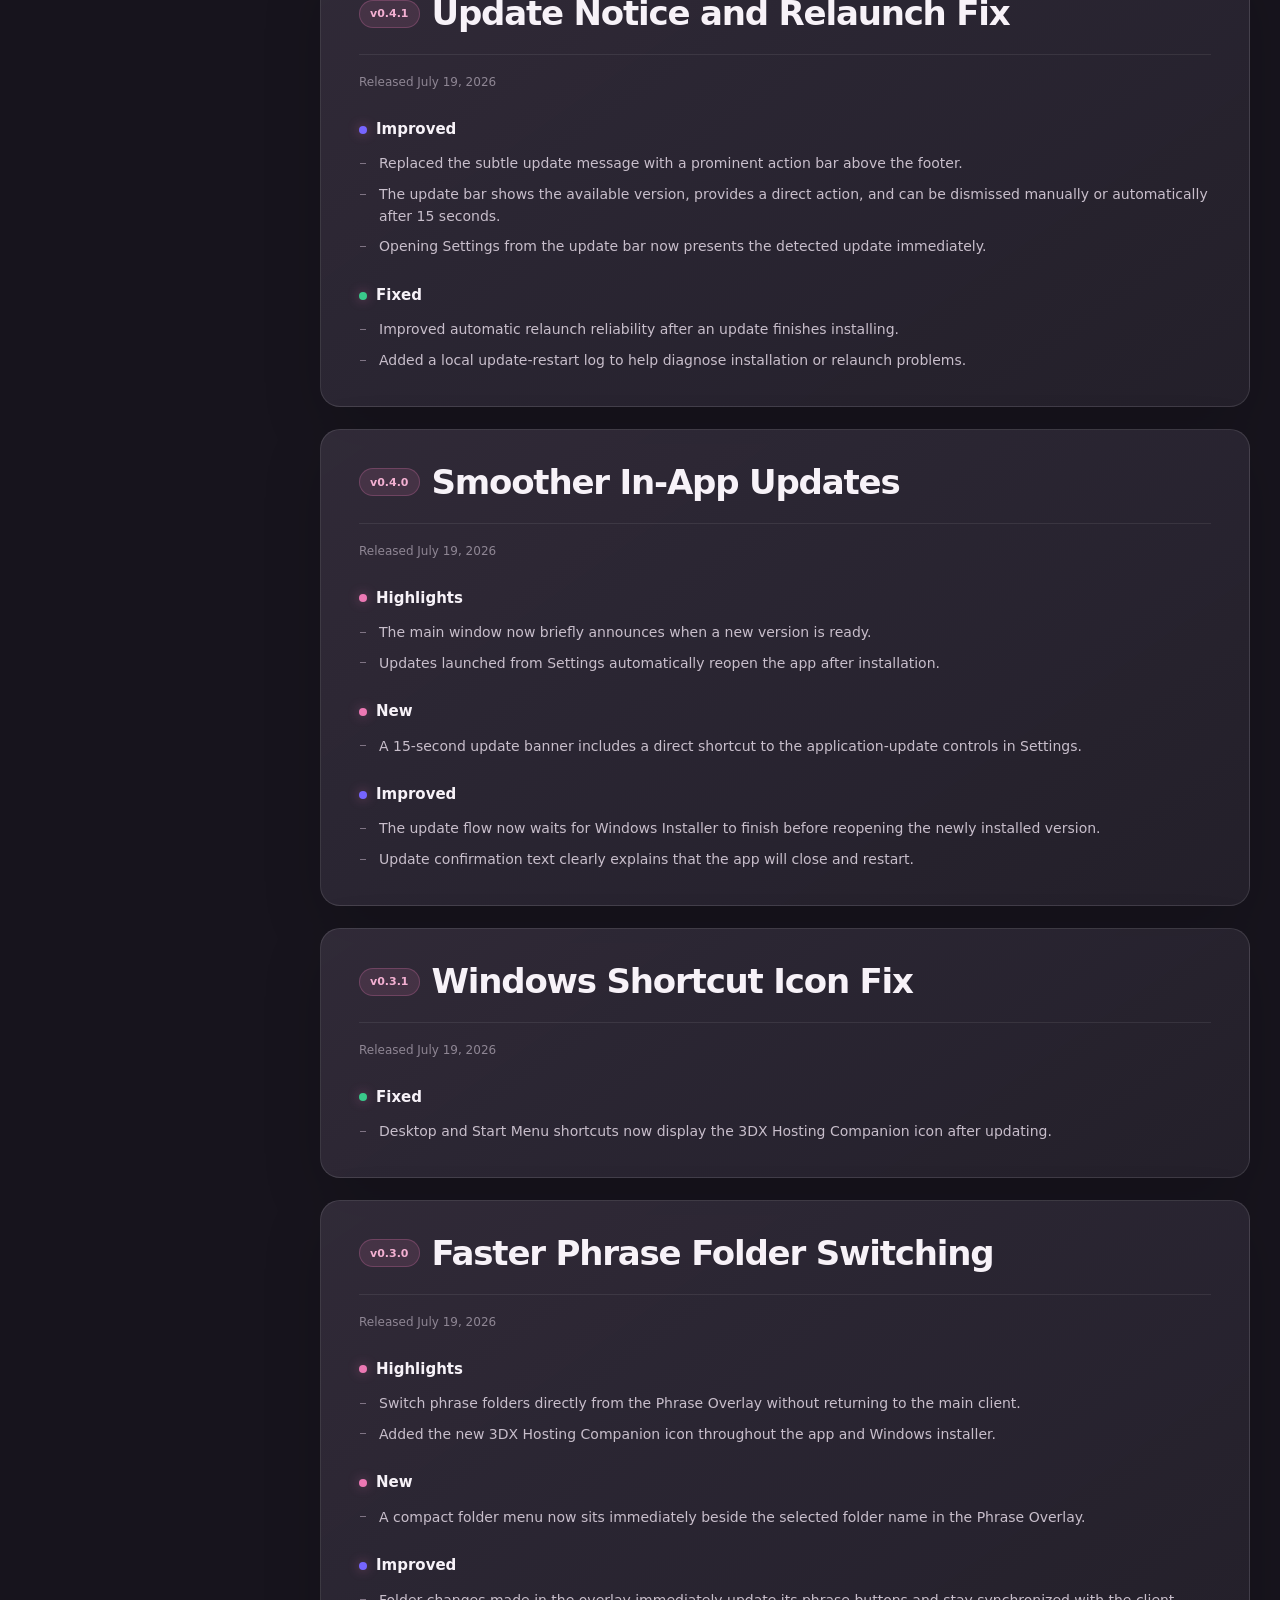
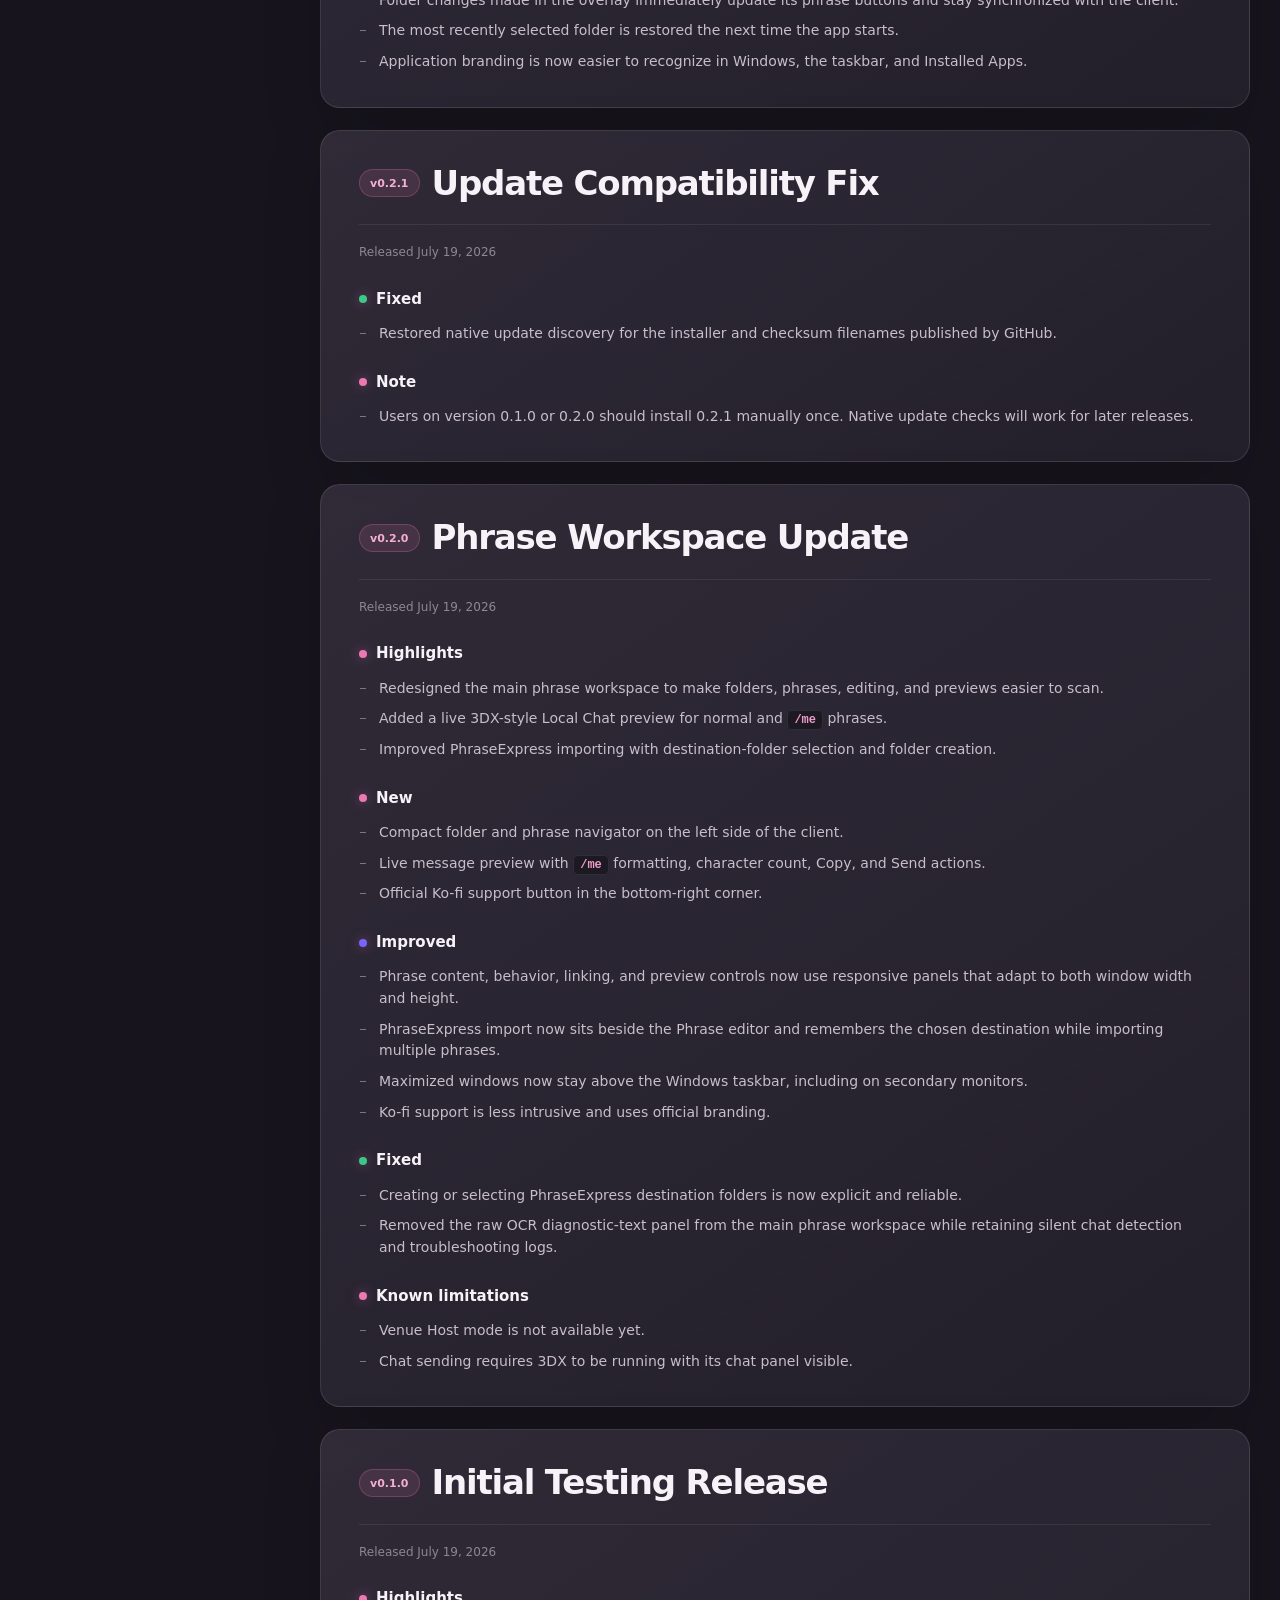
<file: changelog.html>
<!doctype html>
<html lang="en">
<head>
  <meta charset="utf-8">
  <meta name="viewport" content="width=device-width, initial-scale=1">
  <meta name="theme-color" content="#17141d">
  <meta name="description" content="User-facing patch notes for 3DX Hosting Companion.">
  <title>Patch Notes — 3DX Hosting Companion</title>
  <link rel="icon" href="favicon.ico" sizes="any">
  <link rel="icon" href="icon-32.png" type="image/png" sizes="32x32">
  <link rel="apple-touch-icon" href="apple-touch-icon.png">
  <link rel="stylesheet" href="styles.css">
  <script defer src="changelog.js"></script>
</head>
<body class="changelog-page">
  <div class="ambient ambient-one" aria-hidden="true"></div>
  <div class="ambient ambient-two" aria-hidden="true"></div>
  <header class="site-header">
    <a class="brand" href="index.html" aria-label="3DX Hosting Companion home"><img class="brand-mark" src="brand-icon.png" alt="" aria-hidden="true"><span>3DX Hosting Companion</span></a>
    <nav aria-label="Primary navigation"><a href="index.html#features">Features</a><a href="how-to-use.html">How to use</a><a href="privacy.html">Privacy</a><a class="nav-active" href="changelog.html">Patch notes</a></nav>
    <a class="button button-quiet header-download" href="https://github.com/Ankhito/3DX-Hosting-Companion-Releases/releases/latest">Download</a>
  </header>
  <main>
    <section class="notes-hero shell">
      <div class="eyebrow"><span class="status-dot"></span> Release history</div>
      <h1>What’s new in<br><span>3DX Hosting Companion.</span></h1>
      <p>Clear, user-facing updates for every public build—new tools, meaningful improvements, fixes, and anything testers should know.</p>
      <div class="hero-actions"><a class="button button-primary" href="https://github.com/Ankhito/3DX-Hosting-Companion-Releases/releases/latest">Download latest</a><a class="button button-secondary" href="index.html">Back to overview</a></div>
    </section>
    <section class="notes-layout shell">
      <aside class="notes-sidebar">
        <span class="kicker">Jump to version</span>
        <nav id="version-navigation" aria-label="Patch note versions"><span class="notes-loading">Loading versions…</span></nav>
        <div class="notes-help"><b>Need the installer?</b><p>Every public build includes an MSI and SHA-256 checksum.</p><a href="https://github.com/Ankhito/3DX-Hosting-Companion-Releases/releases/latest">Open latest release →</a></div>
      </aside>
      <div id="patch-notes" class="notes-stream" aria-live="polite">
        <div class="notes-loading-card"><span></span><span></span><span></span><p>Loading patch notes…</p></div>
        <noscript><p>JavaScript is required for the styled view. Read the <a href="CHANGELOG.md">plain Markdown changelog</a> instead.</p></noscript>
      </div>
    </section>
    <section class="support-section notes-support"><div class="shell support-inner"><div class="kofi-cup" aria-hidden="true"><span>♥</span></div><div><span class="kicker">Independent development</span><h2>Enjoying the Companion?</h2><p>If it makes hosting easier, you can support continued development on Ko-fi.</p></div><a class="button kofi-button" href="https://ko-fi.com/the_ankh" target="_blank" rel="noopener">Support on Ko-fi</a></div></section>
  </main>
  <footer class="site-footer shell"><div class="brand"><img class="brand-mark" src="brand-icon.png" alt="" aria-hidden="true"><span>3DX Hosting Companion</span></div><p>Independent companion software. Not affiliated with or endorsed by 3DXChat.</p><div><a href="index.html">Overview</a><a href="https://github.com/Ankhito/3DX-Hosting-Companion-Releases/releases">Releases</a><a href="privacy.html">Privacy</a><a href="terms.html">Terms</a><a href="https://ko-fi.com/the_ankh">Ko-fi</a></div></footer>
</body>
</html>
</file>
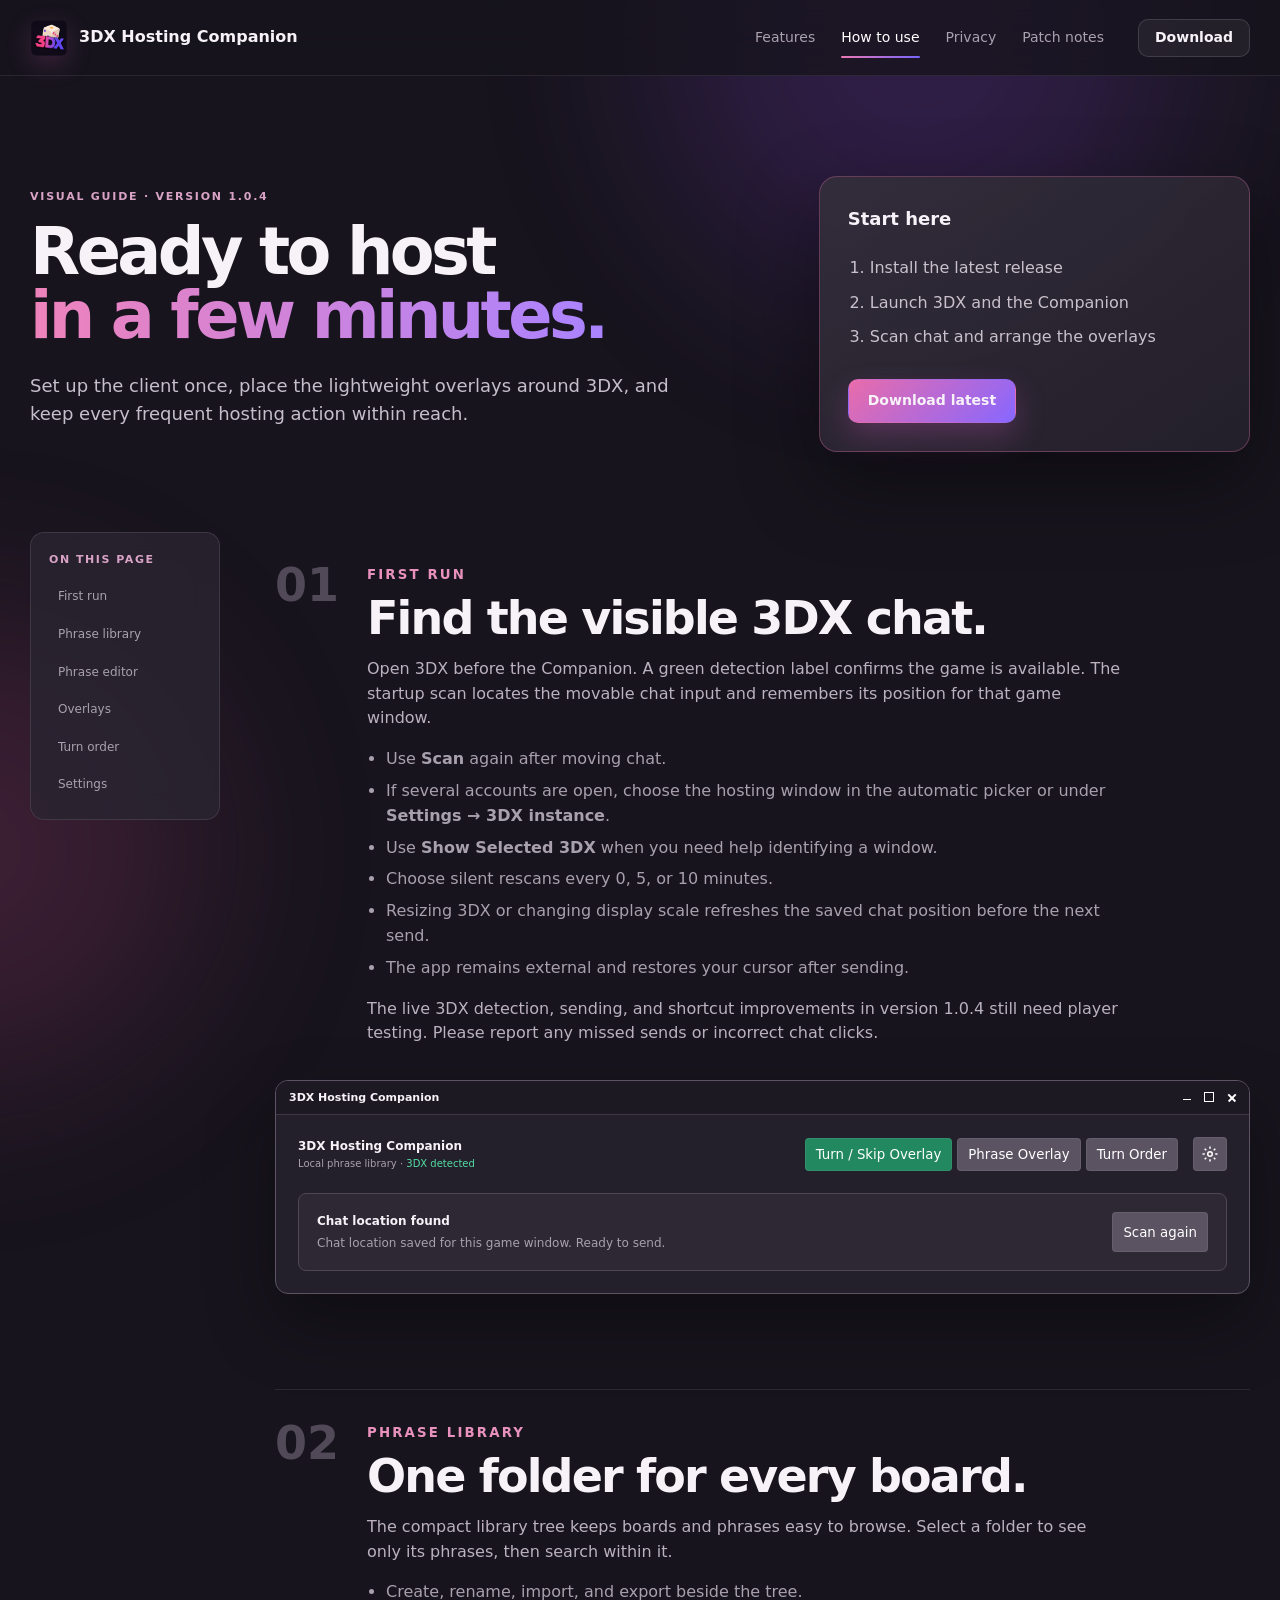
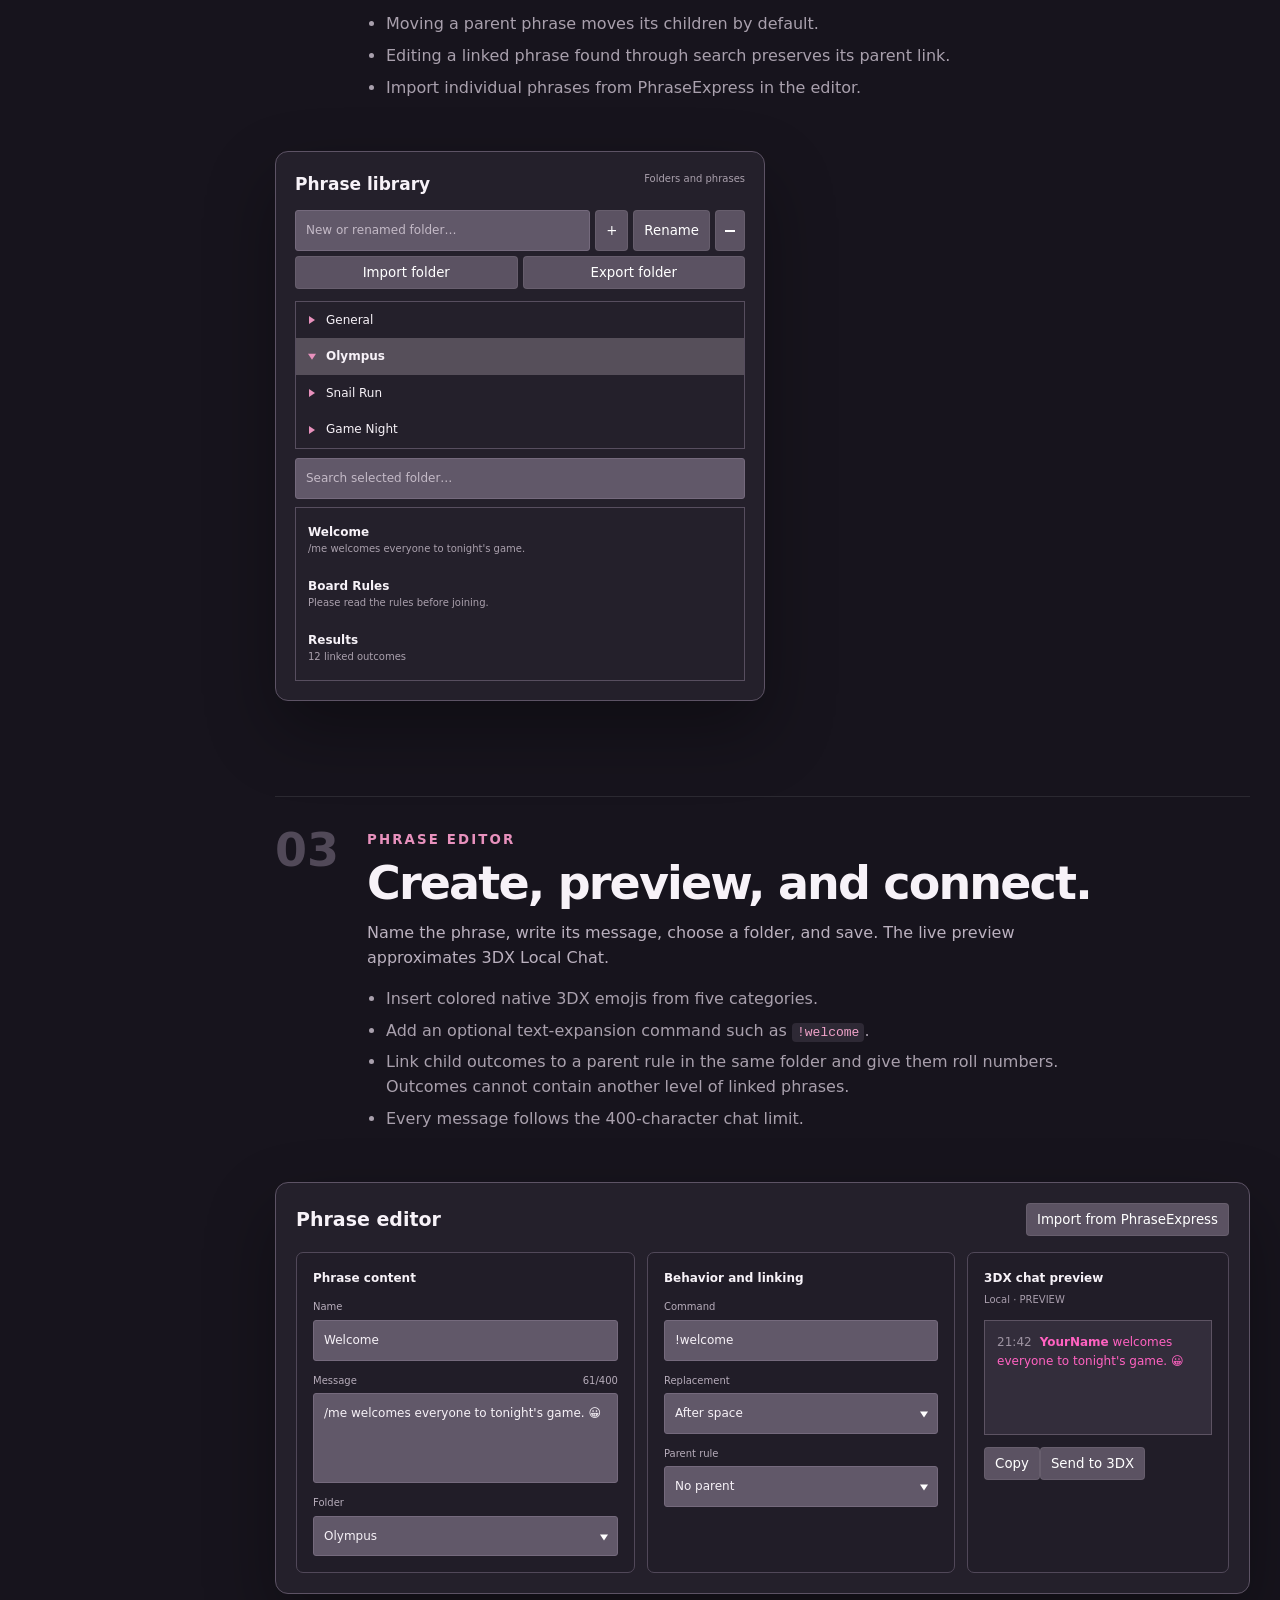
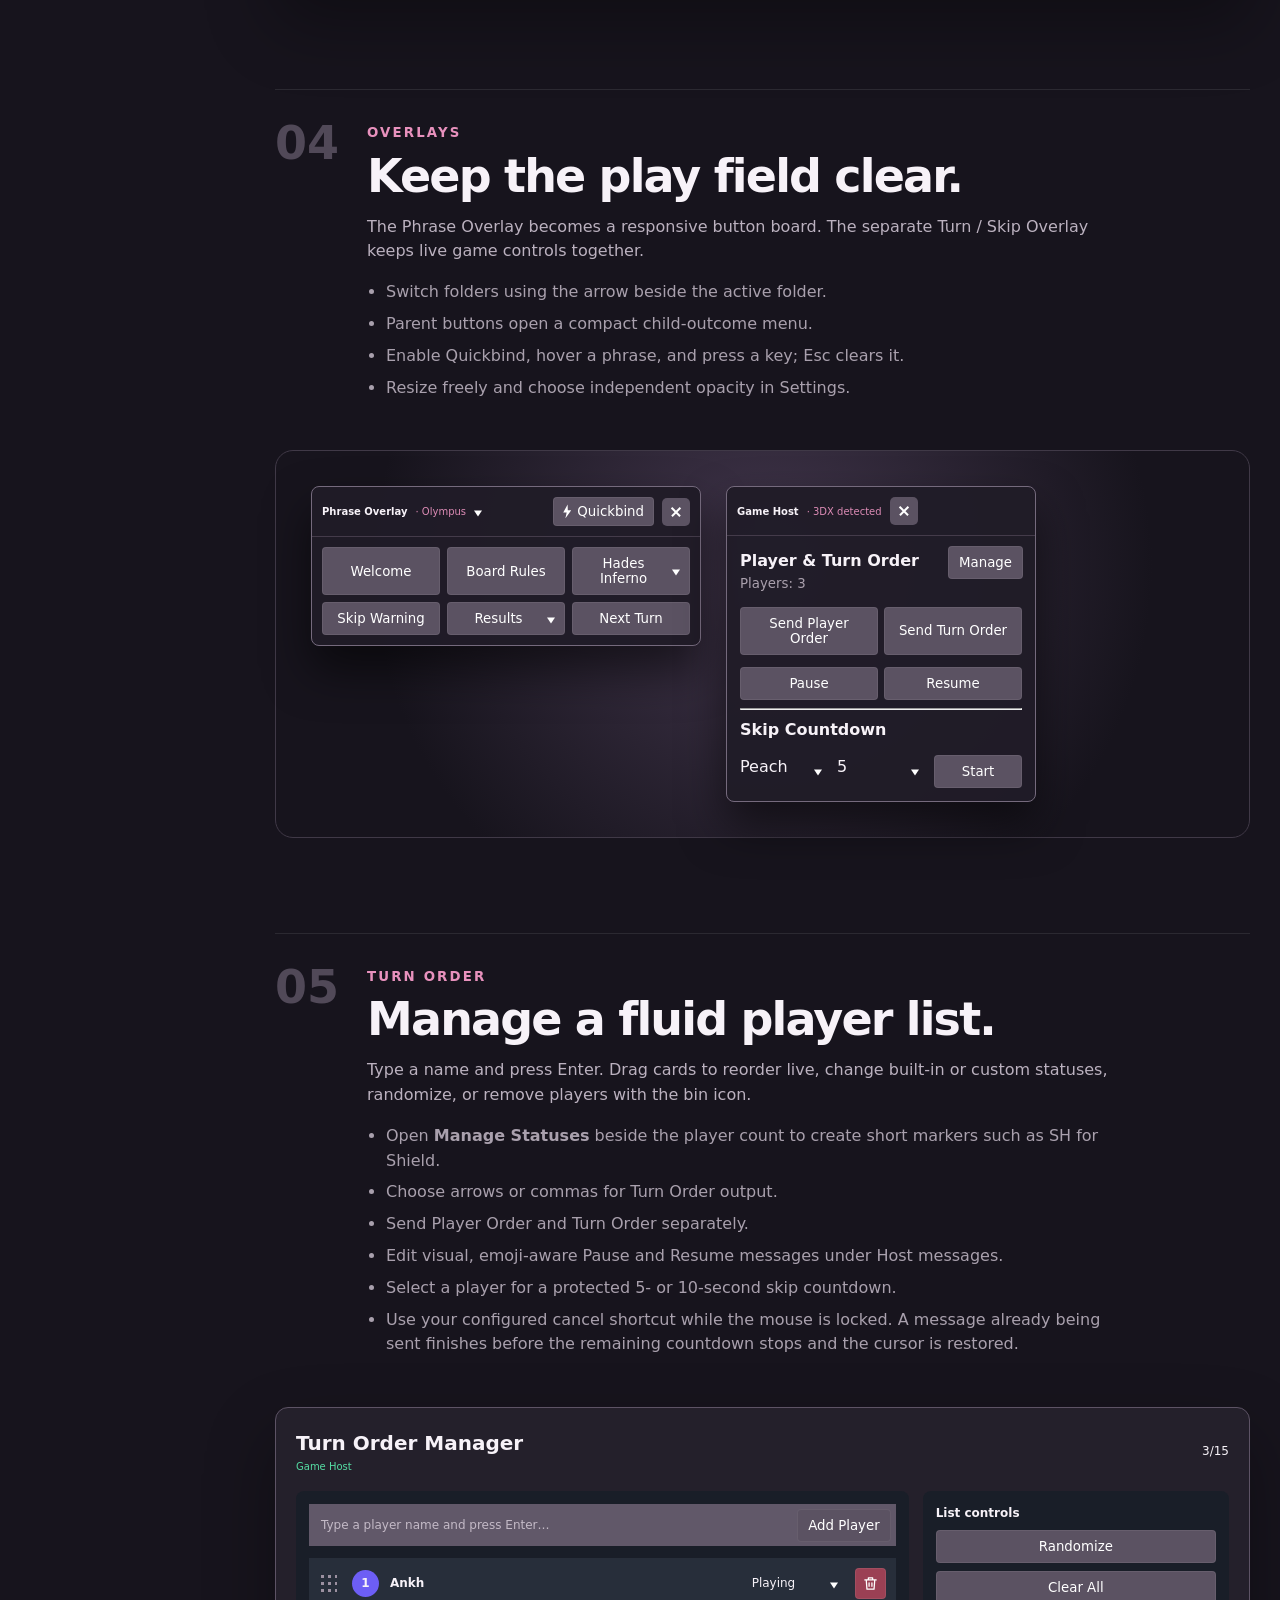
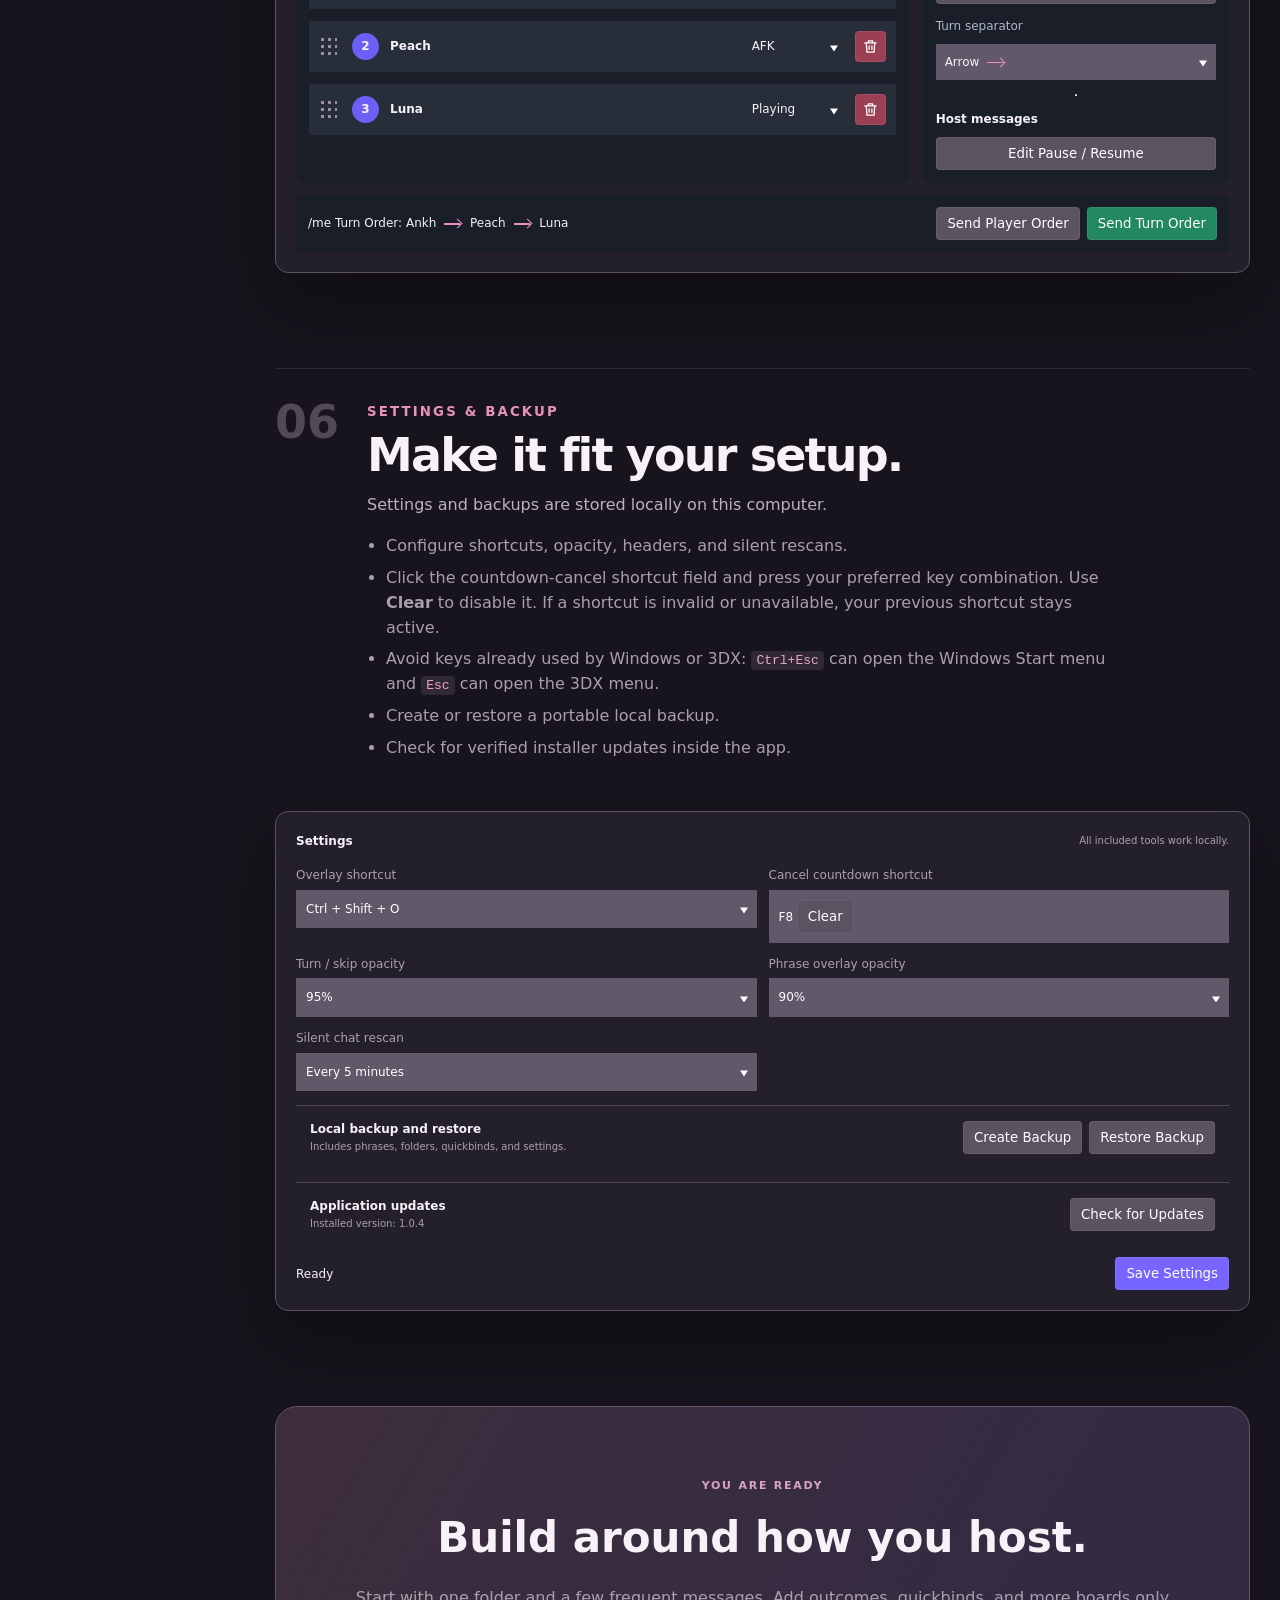
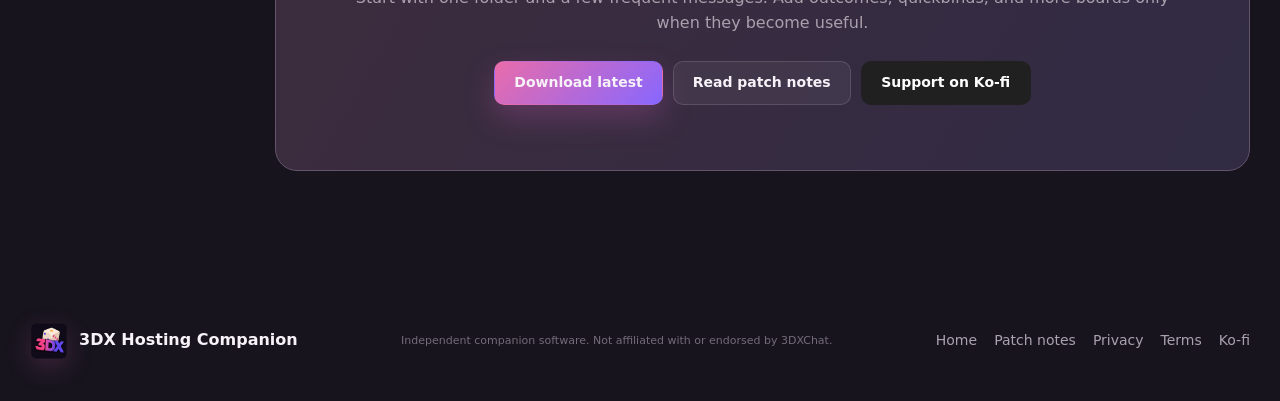
<file: how-to-use.html>
<!doctype html>
<html lang="en">
  <head>
    <meta charset="utf-8" />
    <meta name="viewport" content="width=device-width, initial-scale=1" />
    <meta name="theme-color" content="#17141d" />
    <meta
      name="description"
      content="A visual guide to phrases, overlays, turn orders, countdowns, and settings in 3DX Hosting Companion."
    />
    <meta property="og:title" content="How to Use 3DX Hosting Companion" />
    <meta
      property="og:description"
      content="Learn the complete hosting workflow."
    />
    <meta property="og:image" content="social-card.png" />
    <title>How to Use — 3DX Hosting Companion</title>
    <link rel="icon" href="favicon.ico" />
    <link rel="stylesheet" href="styles.css" />
    <script defer src="script.js"></script>
  </head>
  <body>
    <div class="ambient ambient-one"></div>
    <div class="ambient ambient-two"></div>
    <header class="site-header">
      <a class="brand" href="index.html"
        ><img class="brand-mark" src="brand-icon.png" alt="" /><span
          >3DX Hosting Companion</span
        ></a
      >
      <nav>
        <a href="index.html#features">Features</a
        ><a class="nav-active" href="how-to-use.html">How to use</a
        ><a href="privacy.html">Privacy</a
        ><a href="changelog.html">Patch notes</a>
      </nav>
      <a
        class="button button-quiet header-download"
        href="https://github.com/Ankhito/3DX-Hosting-Companion-Releases/releases/latest"
        >Download</a
      >
    </header>
    <main>
      <section class="guide-hero shell">
        <div>
          <span class="kicker">Visual guide · Version 1.0.4</span>
          <h1>Ready to host<br /><span>in a few minutes.</span></h1>
          <p>
            Set up the client once, place the lightweight overlays around 3DX,
            and keep every frequent hosting action within reach.
          </p>
        </div>
        <div class="guide-start">
          <b>Start here</b>
          <ol>
            <li>Install the latest release</li>
            <li>Launch 3DX and the Companion</li>
            <li>Scan chat and arrange the overlays</li>
          </ol>
          <a
            class="button button-primary"
            href="https://github.com/Ankhito/3DX-Hosting-Companion-Releases/releases/latest"
            >Download latest</a
          >
        </div>
      </section>
      <div class="guide-layout shell">
        <aside class="guide-nav">
          <b>On this page</b><a href="#start">First run</a
          ><a href="#library">Phrase library</a
          ><a href="#phrases">Phrase editor</a><a href="#overlays">Overlays</a
          ><a href="#turns">Turn order</a><a href="#settings">Settings</a>
        </aside>
        <div class="guide-content">
          <section id="start" class="guide-step">
            <div class="guide-copy">
              <span>01</span>
              <div>
                <small>FIRST RUN</small>
                <h2>Find the visible 3DX chat.</h2>
                <p>
                  Open 3DX before the Companion. A green detection label
                  confirms the game is available. The startup scan locates the
                  movable chat input and remembers its position for that game window.
                </p>
                <ul>
                  <li>Use <b>Scan</b> again after moving chat.</li>
                  <li>If several accounts are open, choose the hosting window in the automatic picker or under <b>Settings → 3DX instance</b>.</li>
                  <li>Use <b>Show Selected 3DX</b> when you need help identifying a window.</li>
                  <li>Choose silent rescans every 0, 5, or 10 minutes.</li>
                  <li>Resizing 3DX or changing display scale refreshes the saved chat position before the next send.</li>
                  <li>
                    The app remains external and restores your cursor after
                    sending.
                  </li>
                </ul>
                <p>The live 3DX detection, sending, and shortcut improvements in version 1.0.4 still need player testing. Please report any missed sends or incorrect chat clicks.</p>
              </div>
            </div>
            <div class="ui-shot detect-shot">
              <div class="ui-title">
                3DX Hosting Companion
                <i class="window-icons"
                  ><span></span><span></span><span></span
                ></i>
              </div>
              <header>
                <div>
                  <b>3DX Hosting Companion</b
                  ><small>Local phrase library · <em>3DX detected</em></small>
                </div>
                <nav>
                  <button class="green">Turn / Skip Overlay</button
                  ><button>Phrase Overlay</button><button>Turn Order</button>
                </nav>
                <button class="gear-icon" aria-label="Settings"></button>
              </header>
              <section>
                <b>Chat location found</b
                ><span>Chat location saved for this game window. Ready to send.</span
                ><button>Scan again</button>
              </section>
            </div>
          </section>

          <section id="library" class="guide-step">
            <div class="guide-copy">
              <span>02</span>
              <div>
                <small>PHRASE LIBRARY</small>
                <h2>One folder for every board.</h2>
                <p>
                  The compact library tree keeps boards and phrases easy to
                  browse. Select a folder to see only its phrases, then search
                  within it.
                </p>
                <ul>
                  <li>Create, rename, import, and export beside the tree.</li>
                  <li>Moving a parent phrase moves its children by default.</li>
                  <li>Editing a linked phrase found through search preserves its parent link.</li>
                  <li>
                    Import individual phrases from PhraseExpress in the editor.
                  </li>
                </ul>
              </div>
            </div>
            <div class="ui-shot library-shot">
              <header>
                <b>Phrase library</b><small>Folders and phrases</small>
              </header>
              <div class="tool-row">
                <span>New or renamed folder…</span><button>+</button
                ><button>Rename</button
                ><button
                  class="remove-icon"
                  aria-label="Remove folder"
                ></button>
              </div>
              <div class="tool-row half">
                <button>Import folder</button><button>Export folder</button>
              </div>
              <div class="tree">
                <span class="tree-arrow">General</span
                ><b class="tree-arrow expanded">Olympus</b
                ><span class="tree-arrow">Snail Run</span
                ><span class="tree-arrow">Game Night</span>
              </div>
              <div class="search">Search selected folder…</div>
              <div class="phrase-list">
                <p>
                  <b>Welcome</b
                  ><small>/me welcomes everyone to tonight's game.</small>
                </p>
                <p>
                  <b>Board Rules</b
                  ><small>Please read the rules before joining.</small>
                </p>
                <p><b>Results</b><small>12 linked outcomes</small></p>
              </div>
            </div>
          </section>

          <section id="phrases" class="guide-step">
            <div class="guide-copy">
              <span>03</span>
              <div>
                <small>PHRASE EDITOR</small>
                <h2>Create, preview, and connect.</h2>
                <p>
                  Name the phrase, write its message, choose a folder, and save.
                  The live preview approximates 3DX Local Chat.
                </p>
                <ul>
                  <li>
                    Insert colored native 3DX emojis from five categories.
                  </li>
                  <li>
                    Add an optional text-expansion command such as
                    <code>!welcome</code>.
                  </li>
                  <li>
                    Link child outcomes to a parent rule in the same folder and give them roll
                    numbers. Outcomes cannot contain another level of linked phrases.
                  </li>
                  <li>Every message follows the 400-character chat limit.</li>
                </ul>
              </div>
            </div>
            <div class="ui-shot editor-shot">
              <header>
                <b>Phrase editor</b><button>Import from PhraseExpress</button>
              </header>
              <div class="editor-grid">
                <article>
                  <b>Phrase content</b><label>Name</label><span>Welcome</span
                  ><label>Message <i>61/400</i></label
                  ><span class="message"
                    >/me welcomes everyone to tonight's game. 😀</span
                  ><label>Folder</label><span class="has-chevron">Olympus</span>
                </article>
                <article>
                  <b>Behavior and linking</b><label>Command</label
                  ><span>!welcome</span><label>Replacement</label
                  ><span class="has-chevron">After space</span
                  ><label>Parent rule</label
                  ><span class="has-chevron">No parent</span>
                </article>
                <aside>
                  <b>3DX chat preview</b><small>Local · PREVIEW</small>
                  <p>
                    <time>21:42</time><strong>YourName</strong> welcomes
                    everyone to tonight's game. 😀
                  </p>
                  <button>Copy</button><button>Send to 3DX</button>
                </aside>
              </div>
            </div>
          </section>

          <section id="overlays" class="guide-step">
            <div class="guide-copy">
              <span>04</span>
              <div>
                <small>OVERLAYS</small>
                <h2>Keep the play field clear.</h2>
                <p>
                  The Phrase Overlay becomes a responsive button board. The
                  separate Turn / Skip Overlay keeps live game controls
                  together.
                </p>
                <ul>
                  <li>
                    Switch folders using the arrow beside the active folder.
                  </li>
                  <li>Parent buttons open a compact child-outcome menu.</li>
                  <li>
                    Enable Quickbind, hover a phrase, and press a key; Esc
                    clears it.
                  </li>
                  <li>
                    Resize freely and choose independent opacity in Settings.
                  </li>
                </ul>
              </div>
            </div>
            <div class="overlay-demo">
              <div class="mini-overlay phrase-overlay">
                <header>
                  <b>Phrase Overlay</b
                  ><span class="folder-chevron">· Olympus</span
                  ><button class="quickbind-icon">Quickbind</button
                  ><i class="close-icon"></i>
                </header>
                <section>
                  <button>Welcome</button><button>Board Rules</button
                  ><button class="parent-chevron">Hades Inferno</button
                  ><button>Skip Warning</button
                  ><button class="parent-chevron">Results</button
                  ><button>Next Turn</button>
                </section>
              </div>
              <div class="mini-overlay turn-overlay">
                <header>
                  <b>Game Host</b><span>· 3DX detected</span
                  ><i class="close-icon"></i>
                </header>
                <section>
                  <b>Player &amp; Turn Order</b><small>Players: 3</small
                  ><button>Manage</button>
                  <div>
                    <button>Send Player Order</button
                    ><button>Send Turn Order</button>
                  </div>
                  <div><button>Pause</button><button>Resume</button></div>
                  <hr />
                  <b>Skip Countdown</b>
                  <div>
                    <span class="has-chevron">Peach</span
                    ><span class="has-chevron">5</span><button>Start</button>
                  </div>
                </section>
              </div>
            </div>
          </section>

          <section id="turns" class="guide-step">
            <div class="guide-copy">
              <span>05</span>
              <div>
                <small>TURN ORDER</small>
                <h2>Manage a fluid player list.</h2>
                <p>
                  Type a name and press Enter. Drag cards to reorder live,
                  change built-in or custom statuses, randomize, or remove players with the bin
                  icon.
                </p>
                <ul>
                <li>Open <b>Manage Statuses</b> beside the player count to create short markers such as SH for Shield.</li>
                <li>Choose arrows or commas for Turn Order output.</li>
                  <li>Send Player Order and Turn Order separately.</li>
                  <li>
                    Edit visual, emoji-aware Pause and Resume messages under
                    Host messages.
                  </li>
                  <li>
                    Select a player for a protected 5- or 10-second skip
                    countdown.
                  </li>
                  <li>Use your configured cancel shortcut while the mouse is locked. A message already being sent finishes before the remaining countdown stops and the cursor is restored.</li>
                </ul>
              </div>
            </div>
            <div class="ui-shot turn-shot">
              <header>
                <div><b>Turn Order Manager</b><small>Game Host</small></div>
                <span>3/15</span>
              </header>
              <div class="turn-grid">
                <main>
                  <div class="add-player">
                    Type a player name and press Enter…
                    <button>Add Player</button>
                  </div>
                  <p>
                    <i class="drag-icon"></i><b>1</b><strong>Ankh</strong
                    ><span class="has-chevron">Playing</span
                    ><button
                      class="trash-icon"
                      aria-label="Remove Ankh"
                    ></button>
                  </p>
                  <p>
                    <i class="drag-icon"></i><b>2</b><strong>Peach</strong
                    ><span class="has-chevron">AFK</span
                    ><button
                      class="trash-icon"
                      aria-label="Remove Peach"
                    ></button>
                  </p>
                  <p>
                    <i class="drag-icon"></i><b>3</b><strong>Luna</strong
                    ><span class="has-chevron">Playing</span
                    ><button
                      class="trash-icon"
                      aria-label="Remove Luna"
                    ></button>
                  </p>
                </main>
                <aside>
                  <b>List controls</b><button>Randomize</button
                  ><button>Clear All</button><label>Turn separator</label
                  ><span class="has-chevron"
                    >Arrow <i class="line-arrow"></i
                  ></span>
                  <hr />
                  <b>Host messages</b><button>Edit Pause / Resume</button>
                </aside>
              </div>
              <footer>
                <span
                  >/me Turn Order: Ankh <i class="line-arrow"></i> Peach
                  <i class="line-arrow"></i> Luna</span
                ><button>Send Player Order</button
                ><button class="green">Send Turn Order</button>
              </footer>
            </div>
          </section>

          <section id="settings" class="guide-step">
            <div class="guide-copy">
              <span>06</span>
              <div>
                <small>SETTINGS &amp; BACKUP</small>
                <h2>Make it fit your setup.</h2>
                <p>
                  Settings and backups are stored locally on this computer.
                </p>
                <ul>
                  <li>
                    Configure shortcuts, opacity, headers, and silent rescans.
                  </li>
                  <li>Click the countdown-cancel shortcut field and press your preferred key combination. Use <b>Clear</b> to disable it. If a shortcut is invalid or unavailable, your previous shortcut stays active.</li>
                  <li>Avoid keys already used by Windows or 3DX: <code>Ctrl+Esc</code> can open the Windows Start menu and <code>Esc</code> can open the 3DX menu.</li>
                  <li>Create or restore a portable local backup.</li>
                  <li>Check for verified installer updates inside the app.</li>
                </ul>
              </div>
            </div>
            <div class="ui-shot settings-shot">
              <header>
                <b>Settings</b
                ><small>All included tools work locally.</small>
              </header>
              <div>
                <label
                  >Overlay shortcut<span class="has-chevron"
                    >Ctrl + Shift + O</span
                  ></label
                ><label
                  >Cancel countdown shortcut<span>F8 <button>Clear</button></span
                  ></label
                ><label
                  >Turn / skip opacity<span class="has-chevron"
                    >95%</span
                  ></label
                ><label
                  >Phrase overlay opacity<span class="has-chevron"
                    >90%</span
                  ></label
                ><label
                  >Silent chat rescan<span class="has-chevron"
                    >Every 5 minutes</span
                  ></label
                >
              </div>
              <section>
                <p>
                  <b>Local backup and restore</b
                  ><small
                    >Includes phrases, folders, quickbinds, and settings.</small
                  >
                </p>
                <button>Create Backup</button><button>Restore Backup</button>
              </section>
              <section>
                <p>
                  <b>Application updates</b
                  ><small>Installed version: 1.0.4</small>
                </p>
                <button>Check for Updates</button>
              </section>
              <footer>Ready <button>Save Settings</button></footer>
            </div>
          </section>

          <section class="guide-end">
            <span class="kicker">You are ready</span>
            <h2>Build around how you host.</h2>
            <p>
              Start with one folder and a few frequent messages. Add outcomes,
              quickbinds, and more boards only when they become useful.
            </p>
            <div>
              <a
                class="button button-primary"
                href="https://github.com/Ankhito/3DX-Hosting-Companion-Releases/releases/latest"
                >Download latest</a
              ><a class="button button-secondary" href="changelog.html"
                >Read patch notes</a
              ><a class="button kofi-button" href="https://ko-fi.com/the_ankh"
                >Support on Ko-fi</a
              >
            </div>
          </section>
        </div>
      </div>
    </main>
    <footer class="site-footer shell">
      <div class="brand">
        <img class="brand-mark" src="brand-icon.png" alt="" /><span
          >3DX Hosting Companion</span
        >
      </div>
      <p>
        Independent companion software. Not affiliated with or endorsed by
        3DXChat.
      </p>
      <div>
        <a href="index.html">Home</a><a href="changelog.html">Patch notes</a
        ><a href="privacy.html">Privacy</a><a href="terms.html">Terms</a
        ><a href="https://ko-fi.com/the_ankh">Ko-fi</a>
      </div>
    </footer>
  </body>
</html>
</file>
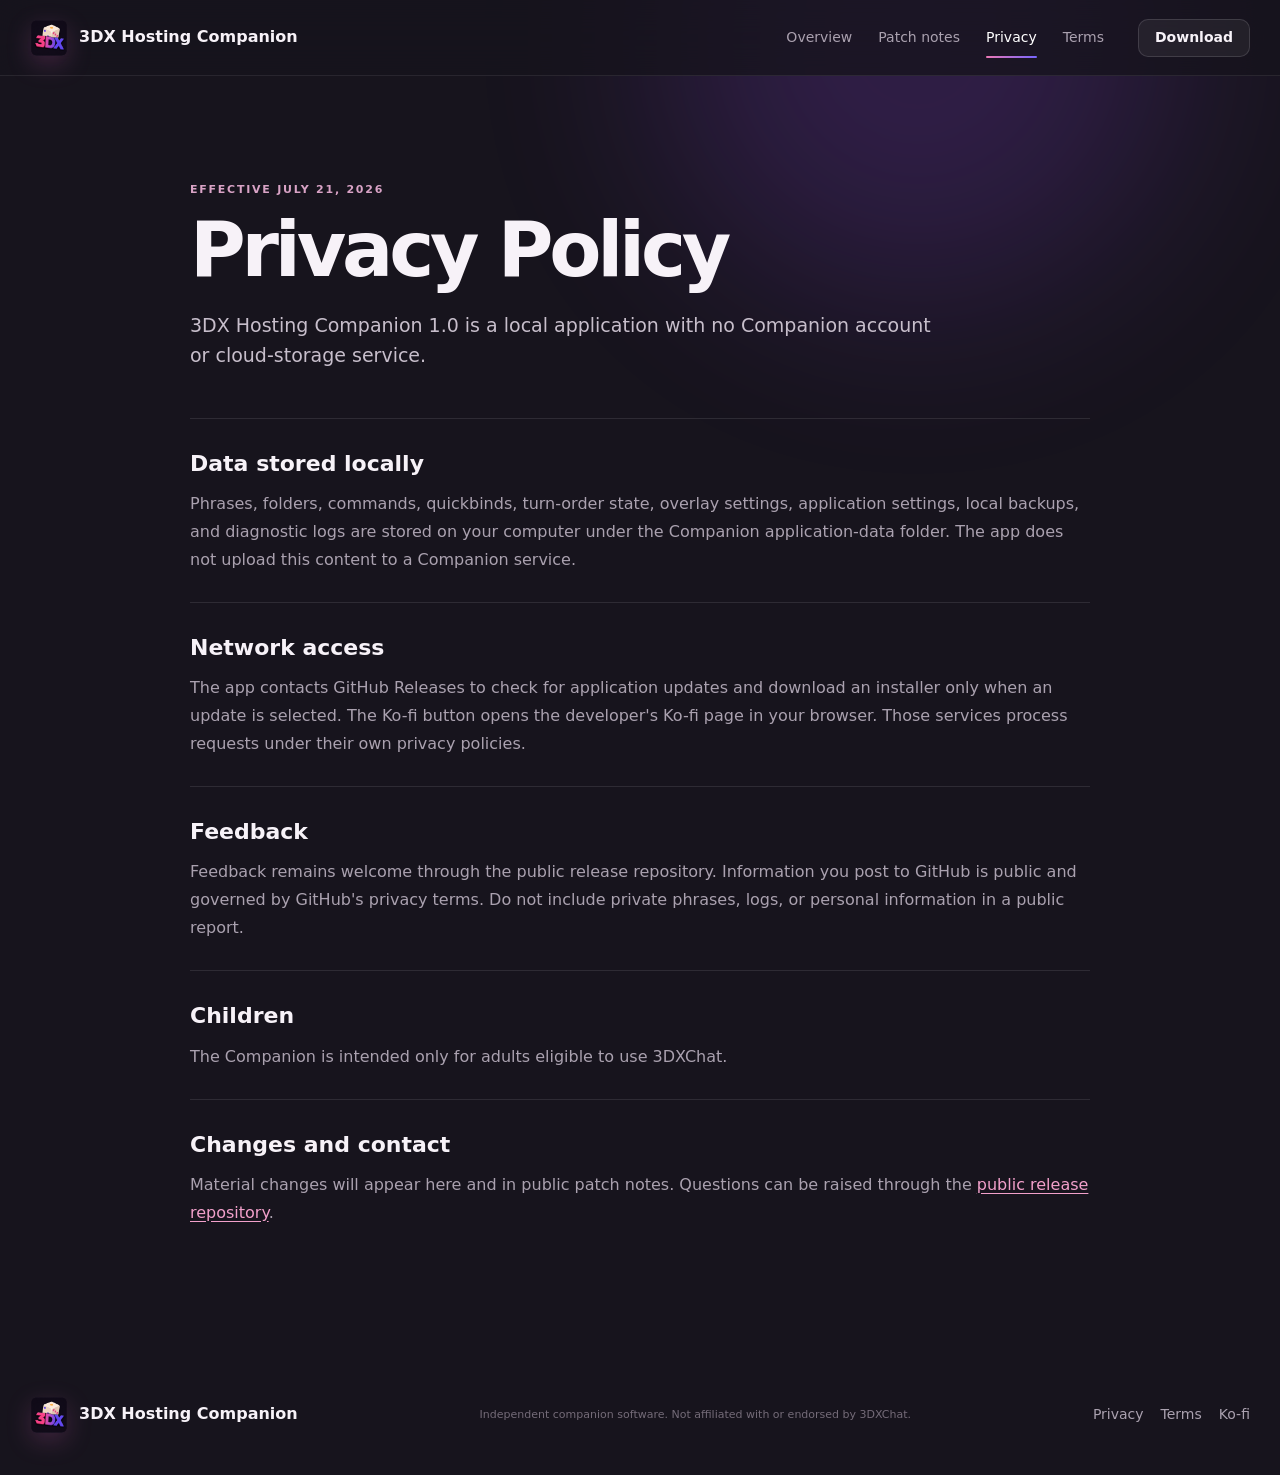
<file: privacy.html>
<!doctype html>
<html lang="en"><head><meta charset="utf-8"><meta name="viewport" content="width=device-width,initial-scale=1"><meta name="theme-color" content="#17141d"><meta name="description" content="Privacy policy for 3DX Hosting Companion."><title>Privacy Policy — 3DX Hosting Companion</title><link rel="icon" href="favicon.ico" sizes="any"><link rel="stylesheet" href="styles.css"></head>
<body class="legal-page"><div class="ambient ambient-one" aria-hidden="true"></div>
<header class="site-header"><a class="brand" href="index.html"><img class="brand-mark" src="brand-icon.png" alt=""><span>3DX Hosting Companion</span></a><nav><a href="index.html">Overview</a><a href="changelog.html">Patch notes</a><a class="nav-active" href="privacy.html">Privacy</a><a href="terms.html">Terms</a></nav><a class="button button-quiet header-download" href="https://github.com/Ankhito/3DX-Hosting-Companion-Releases/releases/latest">Download</a></header>
<main class="legal shell"><span class="kicker">Effective July 21, 2026</span><h1>Privacy Policy</h1><p class="legal-lead">3DX Hosting Companion 1.0 is a local application with no Companion account or cloud-storage service.</p>
<section><h2>Data stored locally</h2><p>Phrases, folders, commands, quickbinds, turn-order state, overlay settings, application settings, local backups, and diagnostic logs are stored on your computer under the Companion application-data folder. The app does not upload this content to a Companion service.</p></section>
<section><h2>Network access</h2><p>The app contacts GitHub Releases to check for application updates and download an installer only when an update is selected. The Ko-fi button opens the developer's Ko-fi page in your browser. Those services process requests under their own privacy policies.</p></section>
<section><h2>Feedback</h2><p>Feedback remains welcome through the public release repository. Information you post to GitHub is public and governed by GitHub's privacy terms. Do not include private phrases, logs, or personal information in a public report.</p></section>
<section><h2>Children</h2><p>The Companion is intended only for adults eligible to use 3DXChat.</p></section>
<section><h2>Changes and contact</h2><p>Material changes will appear here and in public patch notes. Questions can be raised through the <a href="https://github.com/Ankhito/3DX-Hosting-Companion-Releases">public release repository</a>.</p></section></main>
<footer class="site-footer shell"><div class="brand"><img class="brand-mark" src="brand-icon.png" alt=""><span>3DX Hosting Companion</span></div><p>Independent companion software. Not affiliated with or endorsed by 3DXChat.</p><div><a href="privacy.html">Privacy</a><a href="terms.html">Terms</a><a href="https://ko-fi.com/the_ankh">Ko-fi</a></div></footer></body></html>
</file>
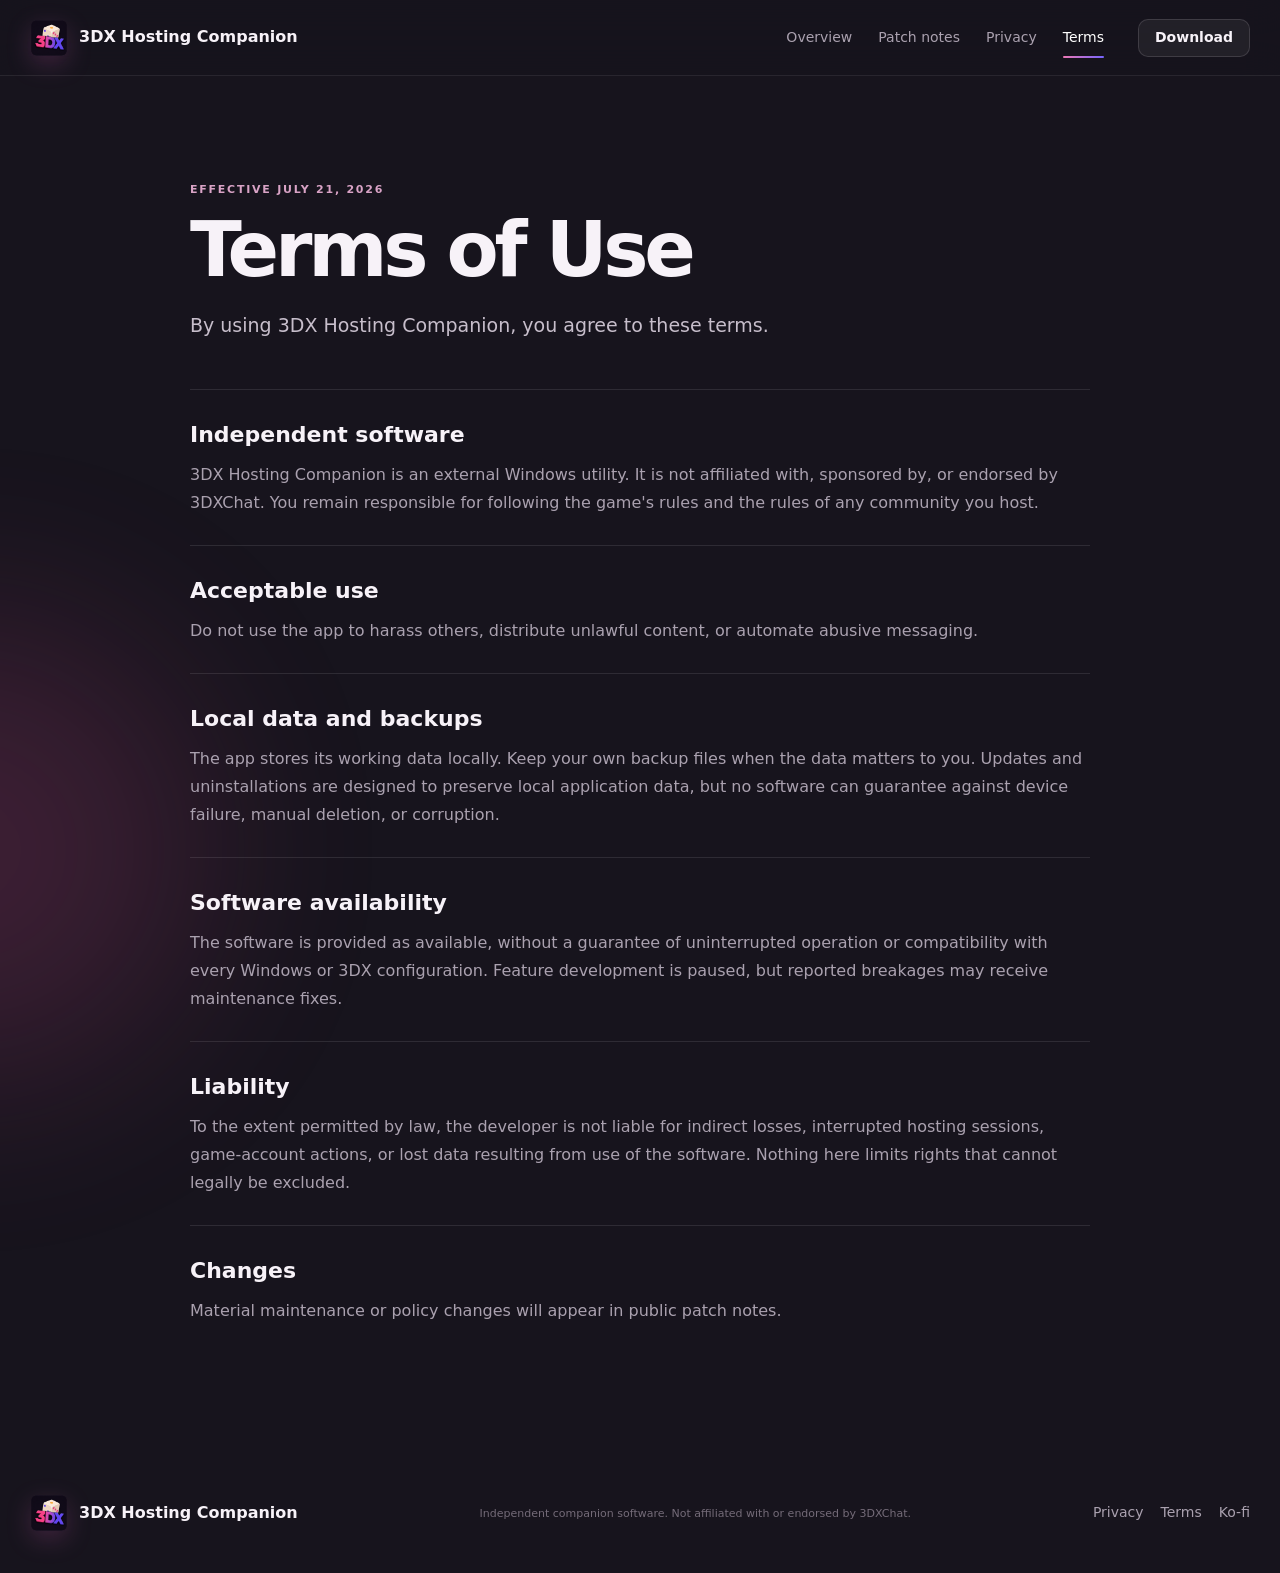
<file: terms.html>
<!doctype html>
<html lang="en"><head><meta charset="utf-8"><meta name="viewport" content="width=device-width,initial-scale=1"><meta name="theme-color" content="#17141d"><meta name="description" content="Terms of use for 3DX Hosting Companion."><title>Terms of Use — 3DX Hosting Companion</title><link rel="icon" href="favicon.ico" sizes="any"><link rel="stylesheet" href="styles.css"></head>
<body class="legal-page"><div class="ambient ambient-two" aria-hidden="true"></div>
<header class="site-header"><a class="brand" href="index.html"><img class="brand-mark" src="brand-icon.png" alt=""><span>3DX Hosting Companion</span></a><nav><a href="index.html">Overview</a><a href="changelog.html">Patch notes</a><a href="privacy.html">Privacy</a><a class="nav-active" href="terms.html">Terms</a></nav><a class="button button-quiet header-download" href="https://github.com/Ankhito/3DX-Hosting-Companion-Releases/releases/latest">Download</a></header>
<main class="legal shell"><span class="kicker">Effective July 21, 2026</span><h1>Terms of Use</h1><p class="legal-lead">By using 3DX Hosting Companion, you agree to these terms.</p>
<section><h2>Independent software</h2><p>3DX Hosting Companion is an external Windows utility. It is not affiliated with, sponsored by, or endorsed by 3DXChat. You remain responsible for following the game's rules and the rules of any community you host.</p></section>
<section><h2>Acceptable use</h2><p>Do not use the app to harass others, distribute unlawful content, or automate abusive messaging.</p></section>
<section><h2>Local data and backups</h2><p>The app stores its working data locally. Keep your own backup files when the data matters to you. Updates and uninstallations are designed to preserve local application data, but no software can guarantee against device failure, manual deletion, or corruption.</p></section>
<section><h2>Software availability</h2><p>The software is provided as available, without a guarantee of uninterrupted operation or compatibility with every Windows or 3DX configuration. Feature development is paused, but reported breakages may receive maintenance fixes.</p></section>
<section><h2>Liability</h2><p>To the extent permitted by law, the developer is not liable for indirect losses, interrupted hosting sessions, game-account actions, or lost data resulting from use of the software. Nothing here limits rights that cannot legally be excluded.</p></section>
<section><h2>Changes</h2><p>Material maintenance or policy changes will appear in public patch notes.</p></section></main>
<footer class="site-footer shell"><div class="brand"><img class="brand-mark" src="brand-icon.png" alt=""><span>3DX Hosting Companion</span></div><p>Independent companion software. Not affiliated with or endorsed by 3DXChat.</p><div><a href="privacy.html">Privacy</a><a href="terms.html">Terms</a><a href="https://ko-fi.com/the_ankh">Ko-fi</a></div></footer></body></html>
</file>
<file: styles.css>
:root {
  --bg: #17141d;
  --bg-2: #211d28;
  --panel: #2a2531;
  --panel-2: #332d3b;
  --border: #4f4658;
  --text: #f7f2f8;
  --muted: #aaa1af;
  --pink: #ec78b4;
  --pink-hot: #ff58b0;
  --violet: #7665ff;
  --green: #39c98b;
  --amber: #ffbd65;
  --blue: #6db6ff;
  --max: 1220px;
  --shadow: 0 30px 80px rgba(0, 0, 0, 0.38);
}
* {
  box-sizing: border-box;
}
html {
  scroll-behavior: smooth;
  overflow-x: hidden;
}
body {
  margin: 0;
  background: var(--bg);
  color: var(--text);
  font-family:
    Inter,
    ui-sans-serif,
    system-ui,
    -apple-system,
    "Segoe UI",
    sans-serif;
  line-height: 1.55;
  overflow-x: hidden;
}
a {
  color: inherit;
  text-decoration: none;
}
button,
a {
  -webkit-tap-highlight-color: transparent;
}
.shell {
  width: min(var(--max), calc(100% - 48px));
  margin-inline: auto;
}
.ambient {
  position: fixed;
  z-index: -1;
  border-radius: 999px;
  filter: blur(100px);
  opacity: 0.18;
  pointer-events: none;
}
.ambient-one {
  width: 520px;
  height: 520px;
  background: #9f4dff;
  top: -220px;
  right: 8%;
}
.ambient-two {
  width: 460px;
  height: 460px;
  background: #e4529b;
  top: 620px;
  left: -260px;
}
.site-header {
  height: 76px;
  padding: 0 max(24px, calc((100vw - var(--max)) / 2));
  display: flex;
  align-items: center;
  gap: 34px;
  border-bottom: 1px solid rgba(255, 255, 255, 0.08);
  background: rgba(23, 20, 29, 0.78);
  backdrop-filter: blur(18px);
  position: sticky;
  top: 0;
  z-index: 20;
}
.brand {
  display: flex;
  align-items: center;
  gap: 11px;
  font-weight: 800;
  white-space: nowrap;
}
.brand-mark {
  width: 38px;
  height: 38px;
  display: block;
  object-fit: contain;
  filter: drop-shadow(0 8px 12px rgba(207, 93, 177, 0.22));
}
.site-header nav {
  display: flex;
  gap: 26px;
  margin-left: auto;
}
.site-header nav a,
.site-footer a {
  font-size: 14px;
  color: var(--muted);
  transition: 0.2s;
}
.site-header nav a:hover,
.site-footer a:hover {
  color: white;
}
.button {
  min-height: 44px;
  padding: 0 19px;
  border-radius: 10px;
  display: inline-flex;
  align-items: center;
  justify-content: center;
  gap: 9px;
  font-size: 14px;
  font-weight: 750;
  border: 1px solid transparent;
  transition:
    transform 0.2s,
    box-shadow 0.2s,
    background 0.2s;
}
.button:hover {
  transform: translateY(-2px);
}
.button svg {
  width: 19px;
  fill: none;
  stroke: currentColor;
  stroke-width: 1.8;
  stroke-linecap: round;
  stroke-linejoin: round;
}
.button-primary {
  background: linear-gradient(135deg, #e96caa, #8867ff);
  box-shadow: 0 13px 30px rgba(202, 91, 180, 0.28);
}
.button-primary:hover {
  box-shadow: 0 17px 38px rgba(202, 91, 180, 0.4);
}
.button-secondary,
.button-quiet {
  background: rgba(255, 255, 255, 0.055);
  border-color: rgba(255, 255, 255, 0.13);
}
.button-secondary:hover,
.button-quiet:hover {
  background: rgba(255, 255, 255, 0.1);
}
.header-download {
  min-height: 38px;
  padding-inline: 16px;
}
.hero {
  min-height: 770px;
  padding: 92px 0 70px;
  display: grid;
  grid-template-columns: 0.83fr 1.17fr;
  gap: 70px;
  align-items: center;
}
.eyebrow,
.kicker {
  text-transform: uppercase;
  letter-spacing: 0.16em;
  font-size: 11px;
  font-weight: 850;
  color: #d9a3c6;
}
.eyebrow {
  display: flex;
  align-items: center;
  gap: 9px;
  margin-bottom: 22px;
}
.status-dot {
  width: 8px;
  height: 8px;
  border-radius: 50%;
  background: var(--green);
  box-shadow: 0 0 15px var(--green);
}
h1 {
  font-size: clamp(48px, 5.1vw, 76px);
  line-height: 0.98;
  letter-spacing: -0.055em;
  margin: 0 0 28px;
  max-width: 650px;
}
h1 span {
  background: linear-gradient(90deg, #ef83bb, #aa83ff);
  -webkit-background-clip: text;
  background-clip: text;
  color: transparent;
}
.hero-lead {
  font-size: 19px;
  color: #c7becb;
  max-width: 610px;
  margin: 0 0 34px;
}
.hero-actions {
  display: flex;
  gap: 12px;
  flex-wrap: wrap;
}
.release-meta {
  display: flex;
  gap: 9px;
  align-items: center;
  flex-wrap: wrap;
  color: #8f8694;
  font-size: 12px;
  margin-top: 19px;
}
.release-meta a {
  color: #bfb5c3;
}
.release-meta a:hover {
  color: white;
}
.meta-separator {
  opacity: 0.5;
}
.product-stage {
  position: relative;
  min-width: 0;
  perspective: 1400px;
}
.stage-glow {
  position: absolute;
  inset: 8% 12%;
  background: linear-gradient(
    135deg,
    rgba(236, 120, 180, 0.25),
    rgba(118, 101, 255, 0.2)
  );
  filter: blur(55px);
}
.app-window {
  position: relative;
  border: 1px solid #5d5365;
  border-radius: 13px;
  overflow: hidden;
  background: #24202b;
  box-shadow: var(--shadow);
  transform: rotateY(-4deg) rotateX(1.4deg);
  transform-origin: center;
}
.app-titlebar {
  height: 34px;
  background: #1c1922;
  border-bottom: 1px solid #403847;
  display: flex;
  align-items: center;
  padding: 0 11px;
  font-size: 7px;
  font-weight: 750;
}
.window-controls {
  display: flex;
  gap: 10px;
  margin-left: auto;
}
.window-controls i {
  width: 6px;
  height: 6px;
  border: 1px solid #aaa0ad;
}
.app-body {
  display: grid;
  grid-template-columns: 150px 1fr;
  min-height: 365px;
  padding: 13px;
  gap: 12px;
}
.mock-library,
.mock-card {
  background: #211d28;
  border: 1px solid #4d4555;
  border-radius: 6px;
  padding: 10px;
}
.mock-heading {
  font-size: 11px;
  font-weight: 800;
  margin-bottom: 8px;
}
.mock-search,
.mock-field {
  background: #5a5261;
  color: #dad2dc;
  border: 1px solid #716779;
  border-radius: 3px;
}
.mock-search {
  font-size: 7px;
  padding: 7px;
  margin-bottom: 8px;
}
.mock-folder {
  font-size: 8px;
  font-weight: 700;
  padding: 6px;
  border-radius: 3px;
}
.mock-folder span {
  color: var(--pink);
  margin-right: 5px;
}
.mock-folder.active {
  background: #5c5363;
}
.mock-divider {
  height: 1px;
  background: #403947;
  margin: 6px 0;
}
.mock-phrase {
  padding: 7px 5px;
  border-radius: 3px;
}
.mock-phrase b {
  display: block;
  font-size: 8px;
}
.mock-phrase small {
  display: block;
  color: #a9a0ad;
  font-size: 6px;
  white-space: nowrap;
  overflow: hidden;
}
.mock-phrase.selected {
  background: #315878;
}
.mock-workspace {
  min-width: 0;
}
.mock-toolbar {
  height: 27px;
  display: flex;
  align-items: start;
  justify-content: space-between;
  font-size: 10px;
}
.mock-toolbar span {
  font-size: 6px;
  background: #5d5464;
  padding: 5px 7px;
  border-radius: 2px;
}
.mock-panels {
  display: grid;
  grid-template-columns: 1.15fr 1fr 0.85fr;
  gap: 8px;
  height: 312px;
}
.mock-card {
  padding: 9px;
}
.mock-card h3 {
  font-size: 8px;
  margin: 0 0 8px;
}
.mock-card label {
  display: block;
  font-size: 6px;
  color: #b8aeba;
  margin: 7px 0 3px;
}
.mock-field {
  font-size: 7px;
  padding: 7px;
  display: flex;
  justify-content: space-between;
}
.mock-message {
  height: 82px;
}
.mock-link {
  font-size: 6px;
  color: #a99cad;
  border-top: 1px solid #433b4a;
  margin-top: 12px;
  padding-top: 10px;
}
.chat-preview {
  background: #342d3b;
  border: 1px solid #5d5363;
  border-radius: 3px;
  padding: 8px;
  min-height: 95px;
}
.chat-preview small {
  color: #918895;
  font-size: 5px;
}
.chat-preview p {
  font-size: 6px;
  color: #ff59c6;
  margin: 3px 0;
  line-height: 1.45;
}
.mock-actions {
  display: flex;
  gap: 4px;
  margin-top: 9px;
}
.mock-actions span,
.overlay-card i {
  font-style: normal;
  font-size: 6px;
  padding: 5px 7px;
  background: #5d5464;
  border-radius: 2px;
}
.overlay-card {
  position: absolute;
  background: rgba(33, 29, 40, 0.96);
  border: 1px solid #5f5666;
  border-radius: 7px;
  padding: 10px;
  box-shadow: 0 20px 45px rgba(0, 0, 0, 0.4);
}
.overlay-phrases {
  right: -25px;
  bottom: -30px;
  width: 195px;
}
.overlay-turn {
  left: -40px;
  bottom: -46px;
  width: 210px;
}
.mini-title {
  display: block;
  font-size: 8px;
  font-weight: 800;
  margin-bottom: 8px;
}
.overlay-card div {
  display: flex;
  gap: 5px;
}
.turn-line {
  font-size: 7px;
  color: #ccc3d0;
  margin-bottom: 8px;
}
.turn-line b {
  color: var(--pink);
}
.trust-strip {
  border-block: 1px solid rgba(255, 255, 255, 0.08);
  display: grid;
  grid-template-columns: repeat(4, 1fr);
  padding: 0 max(24px, calc((100vw - var(--max)) / 2));
  background: rgba(255, 255, 255, 0.018);
}
.trust-strip > div {
  padding: 25px 24px;
  display: grid;
  grid-template-columns: auto 1fr;
  grid-template-rows: auto auto;
  column-gap: 12px;
  border-right: 1px solid rgba(255, 255, 255, 0.07);
}
.trust-strip > div:last-child {
  border: 0;
}
.trust-strip span {
  grid-row: 1/3;
  color: var(--pink);
  font-size: 18px;
  align-self: center;
}
.trust-strip b {
  font-size: 13px;
}
.trust-strip small {
  color: var(--muted);
  font-size: 11px;
}
.section {
  padding-block: 110px;
}
.section-heading {
  display: flex;
  align-items: end;
  justify-content: space-between;
  gap: 40px;
  margin-bottom: 48px;
}
.section-heading h2,
.privacy-copy h2,
.faq-section h2,
.cta-card h2,
.support-inner h2 {
  font-size: clamp(35px, 4vw, 54px);
  letter-spacing: -0.045em;
  line-height: 1.05;
  margin: 8px 0 0;
}
.section-heading > p {
  max-width: 520px;
  color: var(--muted);
  margin: 0;
}
.feature-grid {
  display: grid;
  grid-template-columns: repeat(6, 1fr);
  gap: 16px;
}
.feature-card {
  grid-column: span 3;
  position: relative;
  overflow: hidden;
  min-height: 330px;
  background: linear-gradient(
    145deg,
    rgba(51, 45, 59, 0.9),
    rgba(36, 32, 43, 0.92)
  );
  border: 1px solid rgba(255, 255, 255, 0.11);
  border-radius: 18px;
  padding: 28px;
  transition:
    transform 0.25s,
    border-color 0.25s;
}
.feature-card:hover {
  transform: translateY(-4px);
  border-color: rgba(236, 120, 180, 0.38);
}
.feature-large {
  grid-column: span 4;
}
.feature-large + .feature-card {
  grid-column: span 2;
}
.feature-wide {
  min-height: 250px;
}
.feature-icon {
  width: 42px;
  height: 42px;
  border-radius: 12px;
  display: grid;
  place-items: center;
  font-size: 20px;
  margin-bottom: 21px;
}
.violet {
  background: rgba(118, 101, 255, 0.16);
  color: #a99dff;
}
.green {
  background: rgba(57, 201, 139, 0.15);
  color: #68e3ae;
}
.pink {
  background: rgba(236, 120, 180, 0.15);
  color: #f491c3;
}
.amber {
  background: rgba(255, 189, 101, 0.14);
  color: #ffc879;
}
.blue {
  background: rgba(109, 182, 255, 0.14);
  color: #8ac8ff;
}
.feature-card h3 {
  font-size: 21px;
  margin: 0 0 8px;
}
.feature-card p {
  color: var(--muted);
  margin: 0;
  max-width: 580px;
}
.folder-visual,
.player-stack,
.overlay-visual,
.key-row,
.countdown {
  margin-top: 27px;
  background: #211d28;
  border: 1px solid #4e4656;
  border-radius: 10px;
  padding: 12px;
}
.folder-visual > span {
  display: inline-flex;
  gap: 16px;
  padding: 7px 10px;
  border-radius: 6px;
  font-size: 11px;
  color: #bbb1bf;
}
.folder-visual > span.active {
  background: #654c61;
  color: white;
}
.folder-visual b {
  color: var(--pink);
}
.phrase-lines {
  margin-top: 10px;
  display: grid;
  gap: 7px;
}
.phrase-lines i {
  height: 7px;
  border-radius: 5px;
  background: linear-gradient(90deg, #5e5665 55%, transparent 55%);
}
.phrase-lines i:nth-child(2) {
  width: 78%;
}
.phrase-lines i:nth-child(3) {
  width: 63%;
}
.player-stack {
  display: grid;
  gap: 7px;
}
.player-stack span {
  display: grid;
  grid-template-columns: 28px 1fr auto;
  align-items: center;
  background: #2d2834;
  border-radius: 7px;
  padding: 7px 10px;
  font-size: 11px;
}
.player-stack b {
  width: 20px;
  height: 20px;
  border-radius: 50%;
  display: grid;
  place-items: center;
  background: #7060e7;
}
.player-stack i {
  font-style: normal;
  color: var(--muted);
  font-size: 9px;
}
.overlay-visual span {
  display: block;
  font-size: 10px;
  font-weight: 750;
  margin-bottom: 9px;
}
.overlay-visual div {
  display: flex;
  gap: 6px;
}
.overlay-visual i {
  font-style: normal;
  font-size: 9px;
  background: #5b5262;
  padding: 7px 9px;
  border-radius: 4px;
}
.key-row {
  display: flex;
  align-items: center;
  gap: 8px;
}
.key-row kbd {
  background: #514859;
  border: 1px solid #706577;
  box-shadow: 0 2px 0 #2a252f;
  padding: 7px 10px;
  border-radius: 6px;
  font: 700 11px inherit;
}
.key-row span {
  color: #807684;
}
.key-row em {
  font-style: normal;
  margin-left: auto;
  color: #d4cad7;
  font-size: 11px;
}
.countdown {
  display: flex;
  align-items: center;
  gap: 10px;
}
.countdown span {
  font-size: 11px;
  color: #c8bdcb;
  margin-right: auto;
}
.countdown strong {
  font-size: 26px;
  color: var(--pink);
}
.countdown i {
  font-style: normal;
  color: #766d7b;
}
.workflow-section {
  background: #1d1923;
  border-block: 1px solid rgba(255, 255, 255, 0.07);
}
.section-heading.compact {
  margin-bottom: 55px;
}
.steps {
  display: grid;
  grid-template-columns: repeat(3, 1fr);
  gap: 16px;
}
.steps article {
  position: relative;
  padding: 31px;
  background: #29242f;
  border: 1px solid #47404f;
  border-radius: 16px;
  min-height: 300px;
}
.step-number {
  position: absolute;
  right: 24px;
  top: 20px;
  color: #62596a;
  font-size: 40px;
  font-weight: 900;
}
.step-icon {
  width: 48px;
  height: 48px;
  border-radius: 14px;
  background: linear-gradient(
    135deg,
    rgba(236, 120, 180, 0.2),
    rgba(118, 101, 255, 0.18)
  );
  display: grid;
  place-items: center;
  color: #f2a0cb;
  font-size: 21px;
  margin-bottom: 43px;
}
.steps h3 {
  font-size: 21px;
  margin: 0 0 8px;
}
.steps p {
  color: var(--muted);
  margin: 0;
}
.privacy-card {
  display: grid;
  grid-template-columns: 1fr 1fr;
  gap: 70px;
  padding: 55px;
  border-radius: 24px;
  background:
    radial-gradient(circle at 0 0, rgba(118, 101, 255, 0.18), transparent 44%),
    #29242f;
  border: 1px solid #514859;
}
.privacy-copy p {
  color: var(--muted);
  font-size: 17px;
}
.privacy-copy a {
  display: inline-block;
  color: #d99ac0;
  margin-top: 13px;
  font-weight: 700;
}
.privacy-list {
  display: grid;
  gap: 4px;
}
.privacy-list > div {
  display: flex;
  gap: 14px;
  padding: 15px;
  border-bottom: 1px solid rgba(255, 255, 255, 0.08);
}
.privacy-list > div:last-child {
  border: 0;
}
.privacy-list span {
  width: 27px;
  height: 27px;
  flex: 0 0 auto;
  border-radius: 50%;
  display: grid;
  place-items: center;
  background: rgba(57, 201, 139, 0.13);
  color: var(--green);
}
.privacy-list p {
  margin: 0;
}
.privacy-list b,
.privacy-list small {
  display: block;
}
.privacy-list small {
  color: var(--muted);
  margin-top: 2px;
}
.faq-section {
  display: grid;
  grid-template-columns: 0.72fr 1.28fr;
  gap: 90px;
}
.faq-list details {
  border-bottom: 1px solid rgba(255, 255, 255, 0.13);
  padding: 20px 0;
}
.faq-list summary {
  list-style: none;
  cursor: pointer;
  display: flex;
  justify-content: space-between;
  font-size: 17px;
  font-weight: 750;
}
.faq-list summary::-webkit-details-marker {
  display: none;
}
.faq-list summary span {
  font-size: 21px;
  color: var(--pink);
  transition: 0.2s;
}
.faq-list details[open] summary span {
  transform: rotate(45deg);
}
.faq-list p {
  color: var(--muted);
  margin: 13px 45px 0 0;
}
.cta-section {
  padding-top: 35px;
}
.cta-card {
  padding: 52px 56px;
  border: 1px solid #63546c;
  border-radius: 22px;
  background:
    linear-gradient(120deg, rgba(236, 120, 180, 0.1), rgba(118, 101, 255, 0.1)),
    #29242f;
  display: flex;
  align-items: center;
  justify-content: space-between;
  gap: 45px;
}
.cta-card p {
  color: var(--muted);
  margin: 12px 0 0;
}
.cta-actions {
  display: flex;
  flex-direction: column;
  align-items: center;
  gap: 13px;
  min-width: 210px;
}
.text-link {
  color: #c9becd;
  font-size: 13px;
}
.support-section {
  margin-top: 110px;
  background: #f2a3c9;
  color: #281d27;
}
.support-inner {
  min-height: 225px;
  display: grid;
  grid-template-columns: auto 1fr auto;
  align-items: center;
  gap: 35px;
}
.support-inner .kicker {
  color: #6c3b58;
}
.support-inner h2 {
  font-size: 36px;
  margin-top: 4px;
}
.support-inner p {
  margin: 7px 0 0;
  color: #613f55;
}
.kofi-cup {
  width: 85px;
  height: 68px;
  border: 7px solid #fff;
  border-radius: 14px 14px 25px 25px;
  background: #ff6433;
  display: grid;
  place-items: center;
  position: relative;
  box-shadow: 0 12px 30px rgba(100, 42, 77, 0.2);
}
.kofi-cup:after {
  content: "";
  position: absolute;
  right: -27px;
  width: 28px;
  height: 31px;
  border: 7px solid white;
  border-left: 0;
  border-radius: 0 20px 20px 0;
}
.kofi-cup span {
  color: white;
  font-size: 31px;
}
.kofi-button {
  background: #202020;
  color: white;
  min-width: 170px;
}
.site-footer {
  min-height: 120px;
  display: grid;
  grid-template-columns: auto 1fr auto;
  align-items: center;
  gap: 35px;
}
.site-footer p {
  color: #746b78;
  text-align: center;
  font-size: 11px;
}
.site-footer > div:last-child {
  display: flex;
  gap: 17px;
}
@media (max-width: 1050px) {
  .site-header nav {
    display: none;
  }
  .header-download {
    margin-left: auto;
  }
  .hero {
    grid-template-columns: 1fr;
    padding-top: 70px;
  }
  .hero-copy {
    text-align: center;
  }
  .eyebrow,
  .hero-actions,
  .release-meta {
    justify-content: center;
  }
  .hero-lead,
  h1 {
    margin-inline: auto;
  }
  .product-stage {
    width: min(800px, 100%);
    margin: 30px auto 0;
  }
  .feature-large,
  .feature-large + .feature-card,
  .feature-card {
    grid-column: span 6;
  }
  .trust-strip {
    grid-template-columns: repeat(2, 1fr);
  }
  .privacy-card {
    grid-template-columns: 1fr;
  }
  .faq-section {
    grid-template-columns: 1fr;
    gap: 35px;
  }
}
@media (max-width: 720px) {
  .shell {
    width: min(100% - 28px, var(--max));
  }
  .site-header {
    height: 66px;
    padding-inline: 14px;
  }
  .brand {
    font-size: 13px;
  }
  .brand-mark {
    width: 30px;
    height: 30px;
  }
  .hero {
    padding-top: 55px;
    min-height: auto;
    gap: 30px;
  }
  .hero-lead {
    font-size: 16px;
  }
  .hero-actions .button {
    width: 100%;
  }
  .release-meta {
    font-size: 10px;
  }
  .product-stage {
    margin-bottom: 40px;
  }
  .app-body {
    grid-template-columns: 105px 1fr;
    padding: 8px;
    gap: 7px;
    min-height: 290px;
  }
  .mock-panels {
    grid-template-columns: 1fr 1fr;
    height: 242px;
  }
  .chat-card {
    display: none;
  }
  .overlay-card {
    display: none;
  }
  .trust-strip {
    grid-template-columns: 1fr;
  }
  .trust-strip > div {
    border-right: 0;
    border-bottom: 1px solid rgba(255, 255, 255, 0.07);
  }
  .section {
    padding-block: 75px;
  }
  .section-heading {
    display: block;
  }
  .section-heading > p {
    margin-top: 18px;
  }
  .feature-grid,
  .steps {
    grid-template-columns: 1fr;
  }
  .feature-card,
  .feature-large,
  .feature-large + .feature-card {
    grid-column: auto;
  }
  .steps article {
    min-height: 260px;
  }
  .privacy-card {
    padding: 30px 22px;
  }
  .faq-section {
    display: block;
  }
  .faq-list {
    margin-top: 30px;
  }
  .cta-card {
    padding: 36px 24px;
    display: block;
  }
  .cta-actions {
    align-items: stretch;
    margin-top: 28px;
  }
  .support-inner {
    padding-block: 45px;
    grid-template-columns: auto 1fr;
  }
  .support-inner .kofi-button {
    grid-column: 1/3;
  }
  .kofi-cup {
    width: 62px;
    height: 51px;
    border-width: 5px;
  }
  .kofi-cup:after {
    right: -20px;
    width: 21px;
    height: 24px;
    border-width: 5px;
  }
  .site-footer {
    padding-block: 35px;
    grid-template-columns: 1fr;
    text-align: center;
  }
  .site-footer .brand,
  .site-footer > div:last-child {
    justify-content: center;
  }
  .site-footer p {
    order: 3;
  }
}

/* v0.5.1 app render */
.app-window {
  background: linear-gradient(145deg, #25212e 0%, #211d28 70%);
  border-color: #685d72;
  box-shadow:
    0 28px 75px rgba(8, 5, 12, 0.58),
    0 0 50px rgba(201, 92, 167, 0.08);
}
.app-body {
  grid-template-rows: auto 1fr;
  min-height: 420px;
  background: radial-gradient(
    circle at 86% 7%,
    rgba(230, 105, 168, 0.08),
    transparent 31%
  );
}
.mock-app-header {
  grid-column: 1/-1;
  display: grid;
  grid-template-columns: minmax(135px, 0.8fr) auto minmax(165px, 0.9fr);
  align-items: center;
  gap: 10px;
  padding: 2px 2px 5px;
}
.mock-brand-block b {
  display: block;
  font-size: 11px;
  letter-spacing: -0.02em;
}
.mock-brand-block small {
  display: block;
  margin-top: 3px;
  font-size: 5.5px;
  color: #a9a0ad;
}
.mock-brand-block i {
  display: inline-block;
  width: 3px;
  height: 3px;
  margin: 0 4px;
  border-radius: 50%;
  background: #ff6ebd;
}
.mock-app-nav {
  display: flex;
  justify-content: center;
  gap: 4px;
}
.mock-app-nav span {
  padding: 6px 7px;
  border: 1px solid rgba(255, 255, 255, 0.05);
  border-radius: 4px;
  background: #5b5262;
  font-size: 6px;
  white-space: nowrap;
}
.mock-app-nav span.turn {
  background: #218860;
}
.mock-app-nav span.active {
  background: linear-gradient(135deg, #7562ff, #9468f3);
}
.mock-app-utilities {
  display: flex;
  align-items: center;
  justify-content: flex-end;
  gap: 5px;
}
.mock-settings {
  display: grid;
  place-items: center;
  width: 24px;
  height: 24px;
  border: 1px solid #6a6071;
  border-radius: 5px;
  background: #554c5c;
  color: #f6eff8;
  font-size: 12px;
}
.mock-mode-switch {
  display: grid;
  grid-template-columns: repeat(3, auto);
  align-items: center;
  gap: 2px;
  padding: 3px;
  border: 1px solid #5b5162;
  border-radius: 6px;
  background: #292430;
}
.mock-mode-switch small {
  grid-column: 1/-1;
  padding: 0 3px 2px;
  color: #978c9d;
  font-size: 4.5px;
  text-transform: uppercase;
  letter-spacing: 0.12em;
}
.mock-mode-switch b,
.mock-mode-switch span {
  padding: 4px 5px;
  border-radius: 3px;
  font-size: 5.5px;
  white-space: nowrap;
}
.mock-mode-switch b {
  background: linear-gradient(135deg, #ca6fa8, #e383ba);
}
.mock-mode-switch span {
  color: #8f8595;
  background: #3b3541;
}
.mock-library {
  background: linear-gradient(180deg, #25202c, #211d28);
}
.mock-heading {
  display: flex;
  justify-content: space-between;
  align-items: center;
}
.mock-heading small {
  font-size: 5px;
  color: #aaa0ad;
  font-weight: 500;
}
.mock-folder-tools {
  display: grid;
  grid-template-columns: 1fr auto auto auto;
  gap: 3px;
  margin-bottom: 4px;
}
.mock-folder-tools span,
.mock-folder-tools b,
.mock-transfer-tools span {
  display: flex;
  align-items: center;
  padding: 5px;
  border-radius: 3px;
  background: #5a5261;
  color: #d7cfd9;
  font-size: 5.5px;
  font-weight: 600;
}
.mock-folder-tools span {
  overflow: hidden;
  color: #b9afbd;
  white-space: nowrap;
}
.mock-folder-tools b {
  justify-content: center;
}
.mock-transfer-tools {
  display: grid;
  grid-template-columns: 1fr 1fr;
  gap: 3px;
  margin-bottom: 7px;
}
.mock-transfer-tools span {
  justify-content: center;
  border: 1px solid rgba(255, 255, 255, 0.04);
  background: #443d4b;
}
.mock-search {
  padding: 6px;
}
.mock-toolbar span {
  background: linear-gradient(135deg, #5d5464, #675b6c);
  box-shadow: inset 0 0 0 1px rgba(255, 255, 255, 0.04);
}
.mock-card {
  background: linear-gradient(180deg, #25212c, #211d28);
}
@media (max-width: 900px) {
  .mock-app-header {
    grid-template-columns: 1fr auto;
  }
  .mock-app-nav {
    grid-column: 1/-1;
    grid-row: 2;
  }
  .mock-app-utilities {
    grid-column: 2;
    grid-row: 1;
  }
  .app-body {
    min-height: 440px;
  }
  .mock-mode-switch span {
    display: none;
  }
}
@media (max-width: 720px) {
  .app-body {
    grid-template-rows: auto 1fr;
    min-height: 360px;
  }
  .mock-app-header {
    gap: 5px;
  }
  .mock-brand-block b {
    font-size: 8px;
  }
  .mock-brand-block small {
    display: none;
  }
  .mock-app-nav span {
    padding: 4px 5px;
    font-size: 5px;
  }
  .mock-settings {
    width: 20px;
    height: 20px;
    font-size: 10px;
  }
  .mock-mode-switch {
    display: flex;
  }
  .mock-mode-switch small,
  .mock-mode-switch span {
    display: none;
  }
  .mock-mode-switch b {
    font-size: 5px;
  }
  .mock-folder-tools {
    grid-template-columns: 1fr auto;
  }
  .mock-folder-tools b:nth-of-type(2),
  .mock-folder-tools b:nth-of-type(3) {
    display: none;
  }
  .mock-transfer-tools {
    grid-template-columns: 1fr;
  }
  .mock-transfer-tools span:last-child {
    display: none;
  }
  .mock-heading small {
    display: none;
  }
}
@media (prefers-reduced-motion: reduce) {
  html {
    scroll-behavior: auto;
  }
  *,
  *:before,
  *:after {
    transition: none !important;
  }
}

/* Styled patch notes */
.nav-active {
  color: #fff !important;
  position: relative;
}
.nav-active:after {
  content: "";
  position: absolute;
  left: 0;
  right: 0;
  bottom: -10px;
  height: 2px;
  border-radius: 2px;
  background: linear-gradient(90deg, var(--pink), var(--violet));
}
.notes-hero {
  padding: 100px 0 74px;
}
.notes-hero h1 {
  max-width: 900px;
}
.notes-hero > p {
  max-width: 700px;
  margin: 0 0 34px;
  color: #c7becb;
  font-size: 18px;
}
.notes-layout {
  display: grid;
  grid-template-columns: 250px minmax(0, 1fr);
  gap: 40px;
  align-items: start;
  padding-bottom: 110px;
}
.notes-sidebar {
  position: sticky;
  top: 108px;
}
.notes-sidebar > nav {
  display: grid;
  gap: 7px;
  margin-top: 14px;
}
.notes-sidebar > nav > a {
  display: grid;
  padding: 12px 14px;
  border: 1px solid transparent;
  border-radius: 10px;
  color: var(--muted);
  transition: 0.2s;
}
.notes-sidebar > nav > a:hover,
.notes-sidebar > nav > a.active {
  color: #fff;
  background: rgba(255, 255, 255, 0.06);
  border-color: rgba(236, 120, 180, 0.24);
  transform: translateX(3px);
}
.notes-sidebar > nav b {
  font-size: 14px;
}
.notes-sidebar > nav span {
  font-size: 11px;
  white-space: nowrap;
  overflow: hidden;
  text-overflow: ellipsis;
}
.notes-help {
  margin-top: 28px;
  padding: 18px;
  border: 1px solid rgba(255, 255, 255, 0.1);
  border-radius: 14px;
  background: rgba(255, 255, 255, 0.035);
}
.notes-help b {
  font-size: 13px;
}
.notes-help p {
  margin: 7px 0 12px;
  color: var(--muted);
  font-size: 12px;
}
.notes-help a,
.notes-error a {
  color: #f2a0cb;
  font-size: 12px;
  font-weight: 750;
}
.notes-stream {
  display: grid;
  gap: 22px;
  min-width: 0;
}
.release-note {
  position: relative;
  padding: 34px 38px;
  border: 1px solid rgba(255, 255, 255, 0.11);
  border-radius: 20px;
  background: linear-gradient(
    145deg,
    rgba(51, 45, 59, 0.9),
    rgba(36, 32, 43, 0.95)
  );
  box-shadow: 0 22px 60px rgba(0, 0, 0, 0.15);
  scroll-margin-top: 105px;
  overflow: hidden;
}
.release-note:first-child {
  border-color: rgba(236, 120, 180, 0.34);
}
.release-note:first-child:before {
  content: "";
  position: absolute;
  inset: 0 auto 0 0;
  width: 3px;
  background: linear-gradient(var(--pink), var(--violet));
}
.release-heading {
  display: flex;
  align-items: center;
  gap: 12px;
  flex-wrap: wrap;
  padding-bottom: 22px;
  border-bottom: 1px solid rgba(255, 255, 255, 0.08);
}
.release-heading h2 {
  font-size: clamp(24px, 3vw, 34px);
  letter-spacing: -0.035em;
  line-height: 1.1;
  margin: 0;
}
.version-badge,
.latest-badge {
  display: inline-flex;
  align-items: center;
  min-height: 28px;
  padding: 0 10px;
  border-radius: 999px;
  font-size: 11px;
  font-weight: 850;
}
.version-badge {
  color: #f3b0d2;
  background: rgba(236, 120, 180, 0.12);
  border: 1px solid rgba(236, 120, 180, 0.25);
}
.latest-badge {
  margin-left: auto;
  color: #75e3b3;
  background: rgba(57, 201, 139, 0.12);
  border: 1px solid rgba(57, 201, 139, 0.22);
}
.release-date {
  margin: 18px 0 3px;
  color: #8f8694;
  font-size: 12px;
}
.release-note blockquote {
  margin: 20px 0 4px;
  padding: 13px 16px;
  border: 1px solid rgba(236, 120, 180, 0.22);
  border-left: 3px solid var(--pink);
  border-radius: 8px;
  background: rgba(236, 120, 180, 0.07);
  color: #d8cedb;
  font-size: 13px;
  line-height: 1.6;
}
.release-note strong {
  color: #f7f2f8;
  font-weight: 800;
}
.release-note em {
  color: #e3d8e6;
}
.release-note a {
  color: #f2a0cb;
  text-decoration: underline;
  text-decoration-color: rgba(242, 160, 203, 0.4);
  text-underline-offset: 3px;
}
.release-note a:hover {
  color: #ffffff;
  text-decoration-color: currentColor;
}
.note-group {
  margin-top: 26px;
}
.note-group h3 {
  display: flex;
  align-items: center;
  gap: 9px;
  margin: 0 0 12px;
  font-size: 15px;
}
.note-group h3:before {
  content: "";
  width: 8px;
  height: 8px;
  border-radius: 50%;
  background: var(--pink);
  box-shadow: 0 0 12px rgba(236, 120, 180, 0.45);
}
.note-fixed h3:before {
  background: var(--green);
}
.note-improved h3:before {
  background: var(--violet);
}
.note-group ul {
  display: grid;
  gap: 9px;
  margin: 0;
  padding: 0;
  list-style: none;
}
.note-group li {
  position: relative;
  padding-left: 20px;
  color: #c8becb;
  font-size: 14px;
}
.note-group li:before {
  content: "";
  position: absolute;
  left: 1px;
  top: 0.7em;
  width: 6px;
  height: 1px;
  background: #7f7484;
}
.note-group code {
  padding: 2px 6px;
  border: 1px solid rgba(255, 255, 255, 0.09);
  border-radius: 5px;
  background: #1c1922;
  color: #ef9cc8;
  font:
    600 12px ui-monospace,
    SFMono-Regular,
    Consolas,
    monospace;
}
.notes-loading {
  color: var(--muted);
  font-size: 12px;
}
.notes-loading-card,
.notes-error {
  min-height: 260px;
  padding: 38px;
  border: 1px solid rgba(255, 255, 255, 0.1);
  border-radius: 20px;
  background: rgba(255, 255, 255, 0.035);
}
.notes-loading-card span {
  display: block;
  height: 12px;
  margin-bottom: 12px;
  border-radius: 8px;
  background: linear-gradient(90deg, #352f3c, #4b4252, #352f3c);
  background-size: 200% 100%;
  animation: notes-shimmer 1.3s infinite;
}
.notes-loading-card span:first-child {
  width: 34%;
  height: 26px;
}
.notes-loading-card span:nth-child(2) {
  width: 82%;
}
.notes-loading-card span:nth-child(3) {
  width: 65%;
}
.notes-loading-card p {
  color: var(--muted);
  font-size: 12px;
}
@keyframes notes-shimmer {
  to {
    background-position: -200% 0;
  }
}
.notes-support {
  margin-top: 0;
}
@media (max-width: 900px) {
  .notes-layout {
    grid-template-columns: 1fr;
  }
  .notes-sidebar {
    position: static;
  }
  .notes-sidebar > nav {
    display: flex;
    overflow-x: auto;
    padding-bottom: 8px;
  }
  .notes-sidebar > nav > a {
    min-width: 145px;
  }
  .notes-help {
    display: none;
  }
}
@media (max-width: 720px) {
  .notes-hero {
    padding: 64px 0 52px;
  }
  .notes-hero > p {
    font-size: 16px;
  }
  .notes-layout {
    gap: 24px;
    padding-bottom: 75px;
  }
  .release-note {
    padding: 26px 20px;
    border-radius: 15px;
  }
  .latest-badge {
    margin-left: 0;
  }
  .nav-active:after {
    display: none;
  }
}
.notes-layout > * {
  min-width: 0;
}
.notes-sidebar > nav {
  scrollbar-width: none;
}
.notes-sidebar > nav::-webkit-scrollbar {
  display: none;
}
@media (max-width: 720px) {
  .release-heading h2 {
    flex: 1 1 190px;
    overflow-wrap: anywhere;
  }
}
.legal {
  max-width: 900px;
  padding-block: 100px;
}
.legal h1 {
  font-size: clamp(48px, 7vw, 76px);
  margin: 12px 0 24px;
}
.legal-lead {
  font-size: 19px;
  color: #c7becb;
  max-width: 760px;
  margin-bottom: 48px;
}
.legal section {
  padding: 28px 0;
  border-top: 1px solid rgba(255, 255, 255, 0.1);
}
.legal section h2 {
  font-size: 22px;
  margin: 0 0 9px;
}
.legal section p {
  color: var(--muted);
  margin: 0;
  line-height: 1.75;
}
.legal section a {
  color: #f2a0cb;
  text-decoration: underline;
  text-underline-offset: 3px;
}
.legal section b {
  color: var(--text);
}
@media (max-width: 720px) {
  .legal {
    padding-block: 65px;
  }
  .legal-lead {
    font-size: 16px;
  }
  .legal section {
    padding: 22px 0;
  }
}

/* Visual user guide */
.guide-hero {
  padding: 100px 0 80px;
  display: grid;
  grid-template-columns: 1.25fr 0.75fr;
  gap: 70px;
  align-items: center;
}
.guide-hero h1 {
  margin: 12px 0 24px;
}
.guide-hero p {
  max-width: 680px;
  color: #c7becb;
  font-size: 18px;
}
.guide-start {
  padding: 28px;
  border: 1px solid rgba(236, 120, 180, 0.3);
  border-radius: 18px;
  background: linear-gradient(
    145deg,
    rgba(51, 45, 59, 0.95),
    rgba(36, 32, 43, 0.96)
  );
  box-shadow: var(--shadow);
}
.guide-start > b {
  font-size: 18px;
}
.guide-start ol {
  margin: 18px 0 24px;
  padding-left: 22px;
  color: #c9c0cc;
}
.guide-start li {
  padding: 5px 0;
}
.guide-layout {
  display: grid;
  grid-template-columns: 190px minmax(0, 1fr);
  gap: 55px;
  padding-bottom: 110px;
}
.guide-nav {
  position: sticky;
  top: 106px;
  align-self: start;
  display: grid;
  gap: 5px;
  padding: 18px;
  border: 1px solid rgba(255, 255, 255, 0.1);
  border-radius: 14px;
  background: rgba(42, 37, 49, 0.8);
  backdrop-filter: blur(14px);
}
.guide-nav b {
  font-size: 11px;
  text-transform: uppercase;
  letter-spacing: 0.14em;
  color: #d9a3c6;
  margin-bottom: 7px;
}
.guide-nav a {
  padding: 7px 9px;
  border-radius: 7px;
  color: var(--muted);
  font-size: 12px;
}
.guide-nav a:hover {
  color: #fff;
  background: rgba(255, 255, 255, 0.07);
}
.guide-content {
  min-width: 0;
}
.guide-step {
  scroll-margin-top: 100px;
  padding: 30px 0 95px;
  border-top: 1px solid rgba(255, 255, 255, 0.09);
}
.guide-step:first-child {
  border-top: 0;
}
.guide-copy {
  display: grid;
  grid-template-columns: 72px 1fr;
  gap: 20px;
  max-width: 850px;
  margin-bottom: 34px;
}
.guide-copy > span {
  font-size: 46px;
  line-height: 1;
  font-weight: 900;
  color: #514958;
}
.guide-copy small {
  font-weight: 850;
  letter-spacing: 0.16em;
  color: #e891bd;
}
.guide-copy h2 {
  font-size: clamp(30px, 4vw, 46px);
  letter-spacing: -0.04em;
  line-height: 1.08;
  margin: 7px 0 13px;
}
.guide-copy p {
  color: #bbb1bf;
  font-size: 16px;
  margin: 0;
}
.guide-copy ul {
  display: grid;
  gap: 7px;
  color: #a9a0ad;
  padding-left: 19px;
}
.guide-copy code {
  color: #f1a3ca;
  background: #2e2935;
  padding: 2px 5px;
  border-radius: 4px;
}
.ui-shot {
  overflow: hidden;
  border: 1px solid #5d5365;
  border-radius: 13px;
  background: #24202b;
  box-shadow: 0 30px 70px rgba(0, 0, 0, 0.33);
  color: #f7f2f8;
  font-size: 12px;
}
.ui-shot button,
.mini-overlay button {
  border: 1px solid rgba(255, 255, 255, 0.07);
  border-radius: 4px;
  background: #5b5262;
  color: #fff;
  padding: 8px 10px;
}
.ui-shot .green,
.mini-overlay .green {
  background: #218860;
}
.ui-title {
  height: 34px;
  padding: 8px 13px;
  background: #1c1922;
  border-bottom: 1px solid #403847;
  font-size: 11px;
  font-weight: 700;
}
.ui-title i {
  float: right;
  font-style: normal;
  font-weight: 400;
}
.detect-shot > header {
  display: grid;
  grid-template-columns: 1fr auto auto;
  gap: 15px;
  align-items: center;
  padding: 22px;
}
.detect-shot header b,
.detect-shot header small {
  display: block;
}
.detect-shot header small {
  font-size: 10px;
  color: #aaa0ad;
}
.detect-shot header em {
  color: #53dda3;
  font-style: normal;
}
.detect-shot nav {
  display: flex;
  gap: 5px;
}
.detect-shot > section {
  margin: 0 22px 22px;
  padding: 18px;
  border: 1px solid #4f4658;
  border-radius: 8px;
  background: #2d2834;
  display: grid;
  grid-template-columns: 1fr auto;
  gap: 3px 20px;
}
.detect-shot section span {
  color: #aaa0ad;
}
.detect-shot section button {
  grid-column: 2;
  grid-row: 1/3;
}
.library-shot {
  max-width: 490px;
  padding: 19px;
}
.library-shot header {
  display: flex;
  justify-content: space-between;
  font-size: 17px;
}
.library-shot header small {
  font-size: 10px;
  color: #aaa0ad;
}
.tool-row {
  display: grid;
  grid-template-columns: 1fr auto auto auto;
  gap: 5px;
  margin-top: 13px;
}
.tool-row span,
.search {
  padding: 10px;
  background: #615869;
  border: 1px solid #756a7d;
  border-radius: 3px;
  color: #c4bac7;
}
.tool-row.half {
  grid-template-columns: 1fr 1fr;
  margin-top: 5px;
}
.tree {
  display: grid;
  margin-top: 12px;
  border: 1px solid #574e5f;
}
.tree > * {
  padding: 9px 12px;
}
.tree b {
  background: #564f5a;
}
.search {
  margin-top: 9px;
}
.phrase-list {
  margin-top: 8px;
  padding: 5px 12px;
  border: 1px solid #574e5f;
}
.phrase-list p {
  margin: 0;
  padding: 10px 0;
}
.phrase-list b,
.phrase-list small {
  display: block;
}
.phrase-list small {
  color: #aaa0ad;
}
.editor-shot {
  padding: 20px;
}
.editor-shot > header,
.turn-shot > header,
.file-shot > header,
.settings-shot > header {
  display: flex;
  justify-content: space-between;
  align-items: center;
  margin-bottom: 16px;
}
.editor-shot > header b {
  font-size: 19px;
}
.editor-grid {
  display: grid;
  grid-template-columns: 1.1fr 1fr 0.85fr;
  gap: 12px;
}
.editor-grid > article,
.editor-grid > aside {
  padding: 16px;
  border: 1px solid #514859;
  border-radius: 7px;
  background: #211d28;
}
.editor-grid label {
  display: flex;
  justify-content: space-between;
  margin: 12px 0 5px;
  color: #b6acba;
  font-size: 10px;
}
.editor-grid label i {
  font-style: normal;
}
.editor-grid article > span {
  display: block;
  padding: 10px;
  background: #615869;
  border: 1px solid #756a7d;
  border-radius: 3px;
}
.editor-grid .message {
  min-height: 90px;
}
.editor-grid aside small {
  display: block;
  color: #a99ead;
  margin-top: 5px;
}
.editor-grid aside p {
  min-height: 115px;
  padding: 12px;
  color: #ff62c1;
  background: #332d3b;
  border: 1px solid #5d5363;
}
.editor-grid aside time {
  color: #9e94a2;
  margin-right: 8px;
}
.overlay-demo {
  min-height: 385px;
  padding: 35px;
  display: flex;
  gap: 25px;
  align-items: start;
  border: 1px solid #403947;
  border-radius: 18px;
  background: radial-gradient(circle at 50% 30%, #42364c, #17141d 70%);
}
.mini-overlay {
  border: 1px solid #756a7d;
  border-radius: 8px;
  background: rgba(32, 28, 39, 0.95);
  box-shadow: 0 24px 45px #0008;
}
.mini-overlay header {
  display: flex;
  align-items: center;
  gap: 8px;
  padding: 10px;
  border-bottom: 1px solid #443b4a;
  font-size: 10px;
}
.mini-overlay header span {
  color: #dc8bb5;
}
.mini-overlay header button {
  margin-left: auto;
  padding: 6px 9px;
}
.mini-overlay header i {
  font-style: normal;
  font-size: 18px;
}
.phrase-overlay {
  width: 390px;
}
.phrase-overlay section {
  display: grid;
  grid-template-columns: repeat(3, 1fr);
  gap: 7px;
  padding: 10px;
}
.turn-overlay {
  width: 310px;
}
.turn-overlay section {
  position: relative;
  padding: 13px;
}
.turn-overlay section > small {
  display: block;
  color: #aaa0ad;
}
.turn-overlay section > button {
  position: absolute;
  right: 12px;
  top: 10px;
}
.turn-overlay section > div {
  display: flex;
  gap: 6px;
  margin-top: 12px;
}
.turn-overlay section > div > * {
  flex: 1;
}
.turn-shot {
  padding: 20px;
}
.turn-shot header b,
.turn-shot header small {
  display: block;
}
.turn-shot header b {
  font-size: 20px;
}
.turn-shot header small {
  color: #55dda4;
}
.turn-grid {
  display: grid;
  grid-template-columns: 2fr 1fr;
  gap: 14px;
}
.turn-grid > main,
.turn-grid > aside {
  padding: 13px;
  border-radius: 8px;
  background: #191e28;
}
.add-player {
  padding: 12px;
  background: #615869;
  color: #c4bac7;
}
.add-player button {
  float: right;
  margin: -7px;
}
.turn-grid main p {
  display: grid;
  grid-template-columns: 25px 30px 1fr 95px auto;
  align-items: center;
  gap: 8px;
  padding: 10px;
  background: #272e3a;
}
.turn-grid main p > b {
  display: grid;
  place-items: center;
  width: 27px;
  height: 27px;
  border-radius: 50%;
  background: #6d5ef5;
}
.turn-grid main p i {
  color: #8f9aaa;
}
.turn-grid aside {
  display: grid;
  gap: 8px;
  align-content: start;
}
.turn-grid aside label {
  margin-top: 5px;
  color: #aeb7c4;
}
.turn-grid aside > span {
  padding: 9px;
  background: #615869;
}
.turn-shot > footer {
  display: flex;
  gap: 7px;
  align-items: center;
  margin-top: 12px;
  padding: 12px;
  background: #191e28;
}
.turn-shot footer span {
  margin-right: auto;
}
.file-shot,
.settings-shot {
  padding: 20px;
}
.file-shot header b,
.file-shot header small,
.settings-shot header b,
.settings-shot header small {
  display: block;
}
.file-shot header small,
.settings-shot header small {
  color: #aaa0ad;
}
.file-shot > p {
  display: grid;
  grid-template-columns: auto 1fr auto auto auto;
  gap: 10px;
  align-items: center;
  padding: 13px;
  background: #2d2834;
  border: 1px solid #514859;
  border-radius: 7px;
}
.file-shot p span b,
.file-shot p span small {
  display: block;
}
.file-shot p small {
  color: #aaa0ad;
}
.settings-shot > div {
  display: grid;
  grid-template-columns: 1fr 1fr;
  gap: 12px;
}
.settings-shot label {
  color: #aaa0ad;
}
.settings-shot label span {
  display: block;
  margin-top: 5px;
  padding: 10px;
  background: #615869;
  color: #fff;
}
.settings-shot > section {
  display: flex;
  gap: 7px;
  align-items: center;
  margin-top: 14px;
  padding: 14px;
  border-top: 1px solid #4f4658;
}
.settings-shot section p {
  margin: 0 auto 0 0;
}
.settings-shot section b,
.settings-shot section small {
  display: block;
}
.settings-shot section small {
  color: #aaa0ad;
}
.settings-shot > footer {
  display: flex;
  justify-content: space-between;
  align-items: center;
  margin-top: 12px;
}
.settings-shot footer button {
  background: #7665ff;
}
.guide-end {
  padding: 65px;
  border: 1px solid #63546c;
  border-radius: 22px;
  background:
    linear-gradient(120deg, rgba(236, 120, 180, 0.1), rgba(118, 101, 255, 0.1)),
    #29242f;
  text-align: center;
}
.guide-end h2 {
  font-size: 42px;
  margin: 8px 0;
}
.guide-end p {
  color: #aaa0ad;
}
.guide-end > div {
  display: flex;
  justify-content: center;
  gap: 10px;
  margin-top: 25px;
}
@media (max-width: 1050px) {
  .guide-hero {
    grid-template-columns: 1fr;
  }
  .guide-layout {
    grid-template-columns: 1fr;
  }
  .guide-nav {
    position: static;
    display: flex;
    overflow-x: auto;
  }
  .guide-nav a {
    white-space: nowrap;
  }
  .editor-grid {
    grid-template-columns: 1fr 1fr;
  }
  .editor-grid aside {
    grid-column: 1/-1;
  }
  .overlay-demo {
    flex-wrap: wrap;
  }
  .detect-shot nav {
    display: none;
  }
}
@media (max-width: 720px) {
  .guide-hero {
    padding: 65px 0 55px;
    gap: 25px;
  }
  .guide-layout {
    padding-bottom: 70px;
  }
  .guide-copy {
    grid-template-columns: 42px 1fr;
  }
  .guide-copy > span {
    font-size: 28px;
  }
  .guide-step {
    padding-bottom: 70px;
  }
  .detect-shot > header {
    grid-template-columns: 1fr auto;
    padding: 15px;
  }
  .detect-shot > section {
    grid-template-columns: 1fr;
  }
  .detect-shot section button {
    grid-column: 1;
    grid-row: auto;
  }
  .editor-grid,
  .turn-grid,
  .settings-shot > div {
    grid-template-columns: 1fr;
  }
  .editor-grid aside {
    grid-column: auto;
  }
  .overlay-demo {
    padding: 12px;
  }
  .mini-overlay {
    width: 100%;
  }
  .phrase-overlay section {
    grid-template-columns: repeat(2, 1fr);
  }
  .turn-shot > footer {
    align-items: stretch;
    flex-direction: column;
  }
  .turn-shot footer span {
    margin: 0;
  }
  .file-shot > p {
    grid-template-columns: auto 1fr;
  }
  .file-shot > p button {
    grid-row: 2;
  }
  .settings-shot > section {
    align-items: stretch;
    flex-wrap: wrap;
  }
  .settings-shot section p {
    width: 100%;
  }
  .guide-end {
    padding: 40px 20px;
  }
  .guide-end > div {
    flex-direction: column;
  }
}
@media (max-width: 720px) {
  .guide-nav > b {
    display: none;
  }
}

/* Stable vector iconography for guide renders; no font-dependent control glyphs. */
.ui-shot button,
.mini-overlay button {
  font-family: inherit;
}
.gear-icon {
  position: relative;
  width: 34px;
  height: 34px;
  padding: 0 !important;
  background: #5b5262 !important;
}
.gear-icon:before {
  content: "";
  position: absolute;
  inset: 8px;
  background: center/18px no-repeat
    url("data:image/svg+xml,%3Csvg xmlns='http://www.w3.org/2000/svg' viewBox='0 0 24 24' fill='none' stroke='white' stroke-width='2'%3E%3Ccircle cx='12' cy='12' r='3'/%3E%3Cpath d='M12 2v3m0 14v3M2 12h3m14 0h3M4.9 4.9 7 7m10 10 2.1 2.1M19.1 4.9 17 7M7 17l-2.1 2.1'/%3E%3C/svg%3E");
}
.window-icons {
  float: right !important;
  display: flex;
  gap: 12px;
  align-items: center;
  height: 16px;
}
.window-icons span {
  display: block;
  position: relative;
  width: 10px;
  height: 10px;
}
.window-icons span:first-child:after {
  content: "";
  position: absolute;
  left: 1px;
  right: 1px;
  top: 7px;
  height: 1px;
  background: #fff;
}
.window-icons span:nth-child(2) {
  border: 1px solid #fff;
}
.window-icons span:last-child:before,
.window-icons span:last-child:after,
.close-icon:before,
.close-icon:after {
  content: "";
  position: absolute;
  left: 1px;
  top: 5px;
  width: 10px;
  height: 1.5px;
  background: #fff;
}
.window-icons span:last-child:before,
.close-icon:before {
  transform: rotate(45deg);
}
.window-icons span:last-child:after,
.close-icon:after {
  transform: rotate(-45deg);
}
.close-icon {
  position: relative;
  width: 28px;
  height: 28px;
  border-radius: 5px;
  background: #5b5262;
  flex: 0 0 auto;
}
.close-icon:before,
.close-icon:after {
  left: 8px;
  top: 13px;
  width: 12px;
}
.remove-icon {
  position: relative;
  width: 30px;
}
.remove-icon:after {
  content: "";
  position: absolute;
  left: 9px;
  right: 9px;
  top: 50%;
  height: 1.5px;
  background: #fff;
}
.quickbind-icon:before {
  content: "";
  display: inline-block;
  width: 8px;
  height: 14px;
  margin-right: 6px;
  vertical-align: -2px;
  background: #fff;
  clip-path: polygon(55% 0, 0 58%, 43% 58%, 26% 100%, 100% 42%, 57% 42%);
}
.tree-arrow {
  position: relative;
  padding-left: 30px !important;
}
.tree-arrow:before {
  content: "";
  position: absolute;
  left: 13px;
  top: 50%;
  border-top: 4px solid transparent;
  border-bottom: 4px solid transparent;
  border-left: 6px solid #e891bd;
  transform: translateY(-50%);
}
.tree-arrow.expanded:before {
  transform: translateY(-40%) rotate(90deg);
}
.has-chevron,
.folder-chevron,
.parent-chevron {
  position: relative;
  padding-right: 25px !important;
}
.has-chevron:after,
.folder-chevron:after,
.parent-chevron:after {
  content: "";
  position: absolute;
  right: 9px;
  top: 50%;
  border-left: 4px solid transparent;
  border-right: 4px solid transparent;
  border-top: 6px solid #fff;
  transform: translateY(-25%);
}
.drag-icon {
  width: 18px;
  height: 22px;
  background: radial-gradient(circle, #9b90a0 1.5px, transparent 2px) 0 0/7px
    7px;
}
.trash-icon {
  width: 31px !important;
  height: 31px !important;
  padding: 0 !important;
  background: #9b4054 !important;
  background-image: url("data:image/svg+xml,%3Csvg xmlns='http://www.w3.org/2000/svg' viewBox='0 0 24 24' fill='none' stroke='white' stroke-width='1.8' stroke-linecap='round' stroke-linejoin='round'%3E%3Cpath d='M4 7h16M9 7V4h6v3m3 0-1 13H7L6 7m4 4v5m4-5v5'/%3E%3C/svg%3E") !important;
  background-position: center !important;
  background-size: 17px !important;
  background-repeat: no-repeat !important;
}
.file-icon {
  position: relative;
  width: 25px;
  height: 29px;
  border: 1.5px solid #e891bd;
  border-radius: 3px;
}
.file-icon:before {
  content: "";
  position: absolute;
  right: -1.5px;
  top: -1.5px;
  border-style: solid;
  border-width: 0 0 8px 8px;
  border-color: transparent transparent #e891bd transparent;
}
.file-icon:after {
  content: "";
  position: absolute;
  left: 5px;
  bottom: 6px;
  width: 12px;
  height: 1.5px;
  background: #e891bd;
  box-shadow: 0 -5px #e891bd;
}
.line-arrow {
  display: inline-block;
  position: relative;
  width: 18px;
  height: 8px;
  margin: 0 4px;
}
.line-arrow:before {
  content: "";
  position: absolute;
  left: 0;
  right: 2px;
  top: 4px;
  height: 1.5px;
  background: #e891bd;
}
.line-arrow:after {
  content: "";
  position: absolute;
  right: 1px;
  top: 1px;
  width: 6px;
  height: 6px;
  border-top: 1.5px solid #e891bd;
  border-right: 1.5px solid #e891bd;
  transform: rotate(45deg);
}
</file>
